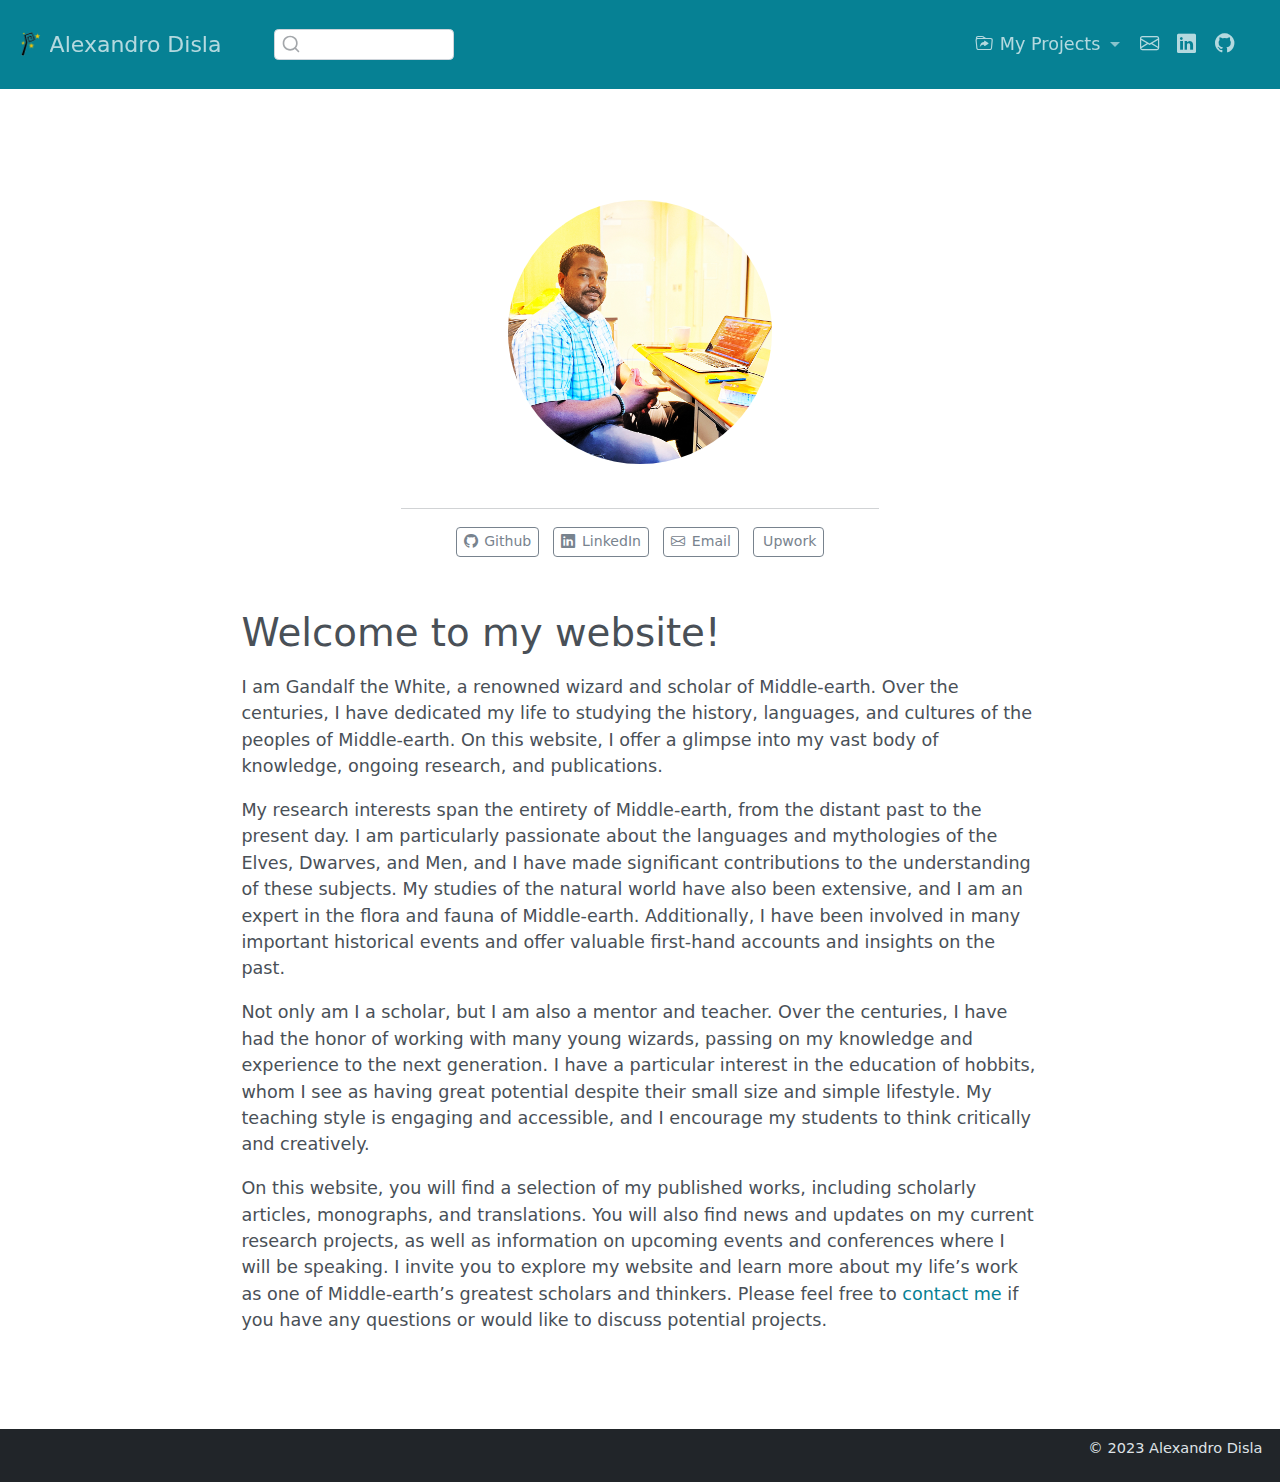
<file: docs/index.html>
<!DOCTYPE html>
<html xmlns="http://www.w3.org/1999/xhtml" lang="en" xml:lang="en"><head>

<meta charset="utf-8">
<meta name="generator" content="quarto-1.3.433">

<meta name="viewport" content="width=device-width, initial-scale=1.0, user-scalable=yes">


<title>Alexandro Disla</title>
<style>
code{white-space: pre-wrap;}
span.smallcaps{font-variant: small-caps;}
div.columns{display: flex; gap: min(4vw, 1.5em);}
div.column{flex: auto; overflow-x: auto;}
div.hanging-indent{margin-left: 1.5em; text-indent: -1.5em;}
ul.task-list{list-style: none;}
ul.task-list li input[type="checkbox"] {
  width: 0.8em;
  margin: 0 0.8em 0.2em -1em; /* quarto-specific, see https://github.com/quarto-dev/quarto-cli/issues/4556 */ 
  vertical-align: middle;
}
</style>


<script src="site_libs/quarto-nav/quarto-nav.js"></script>
<script src="site_libs/clipboard/clipboard.min.js"></script>
<script src="site_libs/quarto-search/autocomplete.umd.js"></script>
<script src="site_libs/quarto-search/fuse.min.js"></script>
<script src="site_libs/quarto-search/quarto-search.js"></script>
<meta name="quarto:offset" content="./">
<link href="./img/favicon.png" rel="icon" type="image/png">
<script src="site_libs/quarto-html/quarto.js"></script>
<script src="site_libs/quarto-html/popper.min.js"></script>
<script src="site_libs/quarto-html/tippy.umd.min.js"></script>
<link href="site_libs/quarto-html/tippy.css" rel="stylesheet">
<link href="site_libs/quarto-html/quarto-syntax-highlighting-dark.css" rel="stylesheet" id="quarto-text-highlighting-styles">
<script src="site_libs/bootstrap/bootstrap.min.js"></script>
<link href="site_libs/bootstrap/bootstrap-icons.css" rel="stylesheet">
<link href="site_libs/bootstrap/bootstrap.min.css" rel="stylesheet" id="quarto-bootstrap" data-mode="dark">
<script id="quarto-search-options" type="application/json">{
  "location": "navbar",
  "copy-button": false,
  "collapse-after": 3,
  "panel-placement": "end",
  "type": "textbox",
  "limit": 20,
  "language": {
    "search-no-results-text": "No results",
    "search-matching-documents-text": "matching documents",
    "search-copy-link-title": "Copy link to search",
    "search-hide-matches-text": "Hide additional matches",
    "search-more-match-text": "more match in this document",
    "search-more-matches-text": "more matches in this document",
    "search-clear-button-title": "Clear",
    "search-detached-cancel-button-title": "Cancel",
    "search-submit-button-title": "Submit",
    "search-label": "Search"
  }
}</script>


</head>

<body class="nav-fixed fullcontent">

<div id="quarto-search-results"></div>
  <header id="quarto-header" class="headroom fixed-top">
    <nav class="navbar navbar-expand-lg navbar-dark ">
      <div class="navbar-container container-fluid">
      <div class="navbar-brand-container">
    <a href="./index.html" class="navbar-brand navbar-brand-logo">
    <img src="./img/logo.png" alt="" class="navbar-logo">
    </a>
    <a class="navbar-brand" href="./index.html">
    <span class="navbar-title">Alexandro Disla</span>
    </a>
  </div>
            <div id="quarto-search" class="" title="Search"></div>
          <button class="navbar-toggler" type="button" data-bs-toggle="collapse" data-bs-target="#navbarCollapse" aria-controls="navbarCollapse" aria-expanded="false" aria-label="Toggle navigation" onclick="if (window.quartoToggleHeadroom) { window.quartoToggleHeadroom(); }">
  <span class="navbar-toggler-icon"></span>
</button>
          <div class="collapse navbar-collapse" id="navbarCollapse">
            <ul class="navbar-nav navbar-nav-scroll ms-auto">
  <li class="nav-item dropdown ">
    <a class="nav-link dropdown-toggle" href="#" id="nav-menu-my-projects" role="button" data-bs-toggle="dropdown" aria-expanded="false" rel="" target="">
      <i class="bi bi-folder-symlink" role="img">
</i> 
 <span class="menu-text">My Projects</span>
    </a>
    <ul class="dropdown-menu dropdown-menu-end" aria-labelledby="nav-menu-my-projects">    
        <li>
    <a class="dropdown-item" href="./projects/index.html" rel="" target="">
 <span class="dropdown-text">Projects</span></a>
  </li>  
        <li>
    <a class="dropdown-item" href="./photography/index.html" rel="" target="">
 <span class="dropdown-text">Photography</span></a>
  </li>  
        <li>
    <a class="dropdown-item" href="./cv/index.html" rel="" target="">
 <span class="dropdown-text">CV</span></a>
  </li>  
    </ul>
  </li>
  <li class="nav-item compact">
    <a class="nav-link" href="mailto:alexandrodisla@hotmail.com" rel="" target=""><i class="bi bi-envelope" role="img" aria-label="email">
</i> 
 <span class="menu-text"></span></a>
  </li>  
  <li class="nav-item compact">
    <a class="nav-link" href="https://www.linkedin.com/in/alexandro-disla-98160994/" rel="" target=""><i class="bi bi-linkedin" role="img" aria-label="Linkedin">
</i> 
 <span class="menu-text"></span></a>
  </li>  
  <li class="nav-item compact">
    <a class="nav-link" href="https://github.com/AD0791" rel="" target=""><i class="bi bi-github" role="img" aria-label="Github">
</i> 
 <span class="menu-text"></span></a>
  </li>  
  <li class="nav-item compact">
    <a class="nav-link" href="https://www.upwork.com/freelancers/~014d169b1fa2529359?viewMode=1" rel="" target=""><i class="bi bi-person-vcard" role="img" aria-label="Upwork">
</i> 
 <span class="menu-text"></span></a>
  </li>  
</ul>
            <div class="quarto-navbar-tools">
</div>
          </div> <!-- /navcollapse -->
      </div> <!-- /container-fluid -->
    </nav>
</header>
<!-- content -->
<div id="quarto-content" class="quarto-container page-columns page-rows-contents page-layout-article page-navbar">
<!-- sidebar -->
<!-- margin-sidebar -->
    
<!-- main -->
<main class="content" id="quarto-document-content">



<div class="quarto-about-jolla">
  <img src="img/ad0791_profile.jpeg" class="about-image
  round " style="height: 15em; width: 15em;">
 <div id="about-block">
</div> 
  <hr class="about-sep">
   <div class="about-links">
  <a href="https://github.com/AD0791" class="about-link" rel="" target="">
    <i class="bi bi-github"></i>
     <span class="about-link-text">Github</span>
  </a>
  <a href="https://www.linkedin.com/in/alexandro-disla-98160994/" class="about-link" rel="" target="">
    <i class="bi bi-linkedin"></i>
     <span class="about-link-text">LinkedIn</span>
  </a>
  <a href="mailto:alexandrodisla@hotmail.com" class="about-link" rel="" target="">
    <i class="bi bi-envelope"></i>
     <span class="about-link-text">Email</span>
  </a>
  <a href="https://www.upwork.com/freelancers/~014d169b1fa2529359?viewMode=1" class="about-link" rel="" target="">
    <i class="bi bi-person-vcard"></i>
     <span class="about-link-text">Upwork</span>
  </a>
</div>
</div>

<section id="welcome-to-my-website" class="level1">
<h1>Welcome to my website!</h1>
<p>I am Gandalf the White, a renowned wizard and scholar of Middle-earth. Over the centuries, I have dedicated my life to studying the history, languages, and cultures of the peoples of Middle-earth. On this website, I offer a glimpse into my vast body of knowledge, ongoing research, and publications.</p>
<p>My research interests span the entirety of Middle-earth, from the distant past to the present day. I am particularly passionate about the languages and mythologies of the Elves, Dwarves, and Men, and I have made significant contributions to the understanding of these subjects. My studies of the natural world have also been extensive, and I am an expert in the flora and fauna of Middle-earth. Additionally, I have been involved in many important historical events and offer valuable first-hand accounts and insights on the past.</p>
<p>Not only am I a scholar, but I am also a mentor and teacher. Over the centuries, I have had the honor of working with many young wizards, passing on my knowledge and experience to the next generation. I have a particular interest in the education of hobbits, whom I see as having great potential despite their small size and simple lifestyle. My teaching style is engaging and accessible, and I encourage my students to think critically and creatively.</p>
<p>On this website, you will find a selection of my published works, including scholarly articles, monographs, and translations. You will also find news and updates on my current research projects, as well as information on upcoming events and conferences where I will be speaking. I invite you to explore my website and learn more about my life’s work as one of Middle-earth’s greatest scholars and thinkers. Please feel free to <a href="mailto:alexandrodisla@hotmail.com">contact me</a> if you have any questions or would like to discuss potential projects.</p>



</section>

</main> <!-- /main -->
<script id="quarto-html-after-body" type="application/javascript">
window.document.addEventListener("DOMContentLoaded", function (event) {
  const toggleBodyColorMode = (bsSheetEl) => {
    const mode = bsSheetEl.getAttribute("data-mode");
    const bodyEl = window.document.querySelector("body");
    if (mode === "dark") {
      bodyEl.classList.add("quarto-dark");
      bodyEl.classList.remove("quarto-light");
    } else {
      bodyEl.classList.add("quarto-light");
      bodyEl.classList.remove("quarto-dark");
    }
  }
  const toggleBodyColorPrimary = () => {
    const bsSheetEl = window.document.querySelector("link#quarto-bootstrap");
    if (bsSheetEl) {
      toggleBodyColorMode(bsSheetEl);
    }
  }
  toggleBodyColorPrimary();  
  const isCodeAnnotation = (el) => {
    for (const clz of el.classList) {
      if (clz.startsWith('code-annotation-')) {                     
        return true;
      }
    }
    return false;
  }
  const clipboard = new window.ClipboardJS('.code-copy-button', {
    text: function(trigger) {
      const codeEl = trigger.previousElementSibling.cloneNode(true);
      for (const childEl of codeEl.children) {
        if (isCodeAnnotation(childEl)) {
          childEl.remove();
        }
      }
      return codeEl.innerText;
    }
  });
  clipboard.on('success', function(e) {
    // button target
    const button = e.trigger;
    // don't keep focus
    button.blur();
    // flash "checked"
    button.classList.add('code-copy-button-checked');
    var currentTitle = button.getAttribute("title");
    button.setAttribute("title", "Copied!");
    let tooltip;
    if (window.bootstrap) {
      button.setAttribute("data-bs-toggle", "tooltip");
      button.setAttribute("data-bs-placement", "left");
      button.setAttribute("data-bs-title", "Copied!");
      tooltip = new bootstrap.Tooltip(button, 
        { trigger: "manual", 
          customClass: "code-copy-button-tooltip",
          offset: [0, -8]});
      tooltip.show();    
    }
    setTimeout(function() {
      if (tooltip) {
        tooltip.hide();
        button.removeAttribute("data-bs-title");
        button.removeAttribute("data-bs-toggle");
        button.removeAttribute("data-bs-placement");
      }
      button.setAttribute("title", currentTitle);
      button.classList.remove('code-copy-button-checked');
    }, 1000);
    // clear code selection
    e.clearSelection();
  });
  function tippyHover(el, contentFn) {
    const config = {
      allowHTML: true,
      content: contentFn,
      maxWidth: 500,
      delay: 100,
      arrow: false,
      appendTo: function(el) {
          return el.parentElement;
      },
      interactive: true,
      interactiveBorder: 10,
      theme: 'quarto',
      placement: 'bottom-start'
    };
    window.tippy(el, config); 
  }
  const noterefs = window.document.querySelectorAll('a[role="doc-noteref"]');
  for (var i=0; i<noterefs.length; i++) {
    const ref = noterefs[i];
    tippyHover(ref, function() {
      // use id or data attribute instead here
      let href = ref.getAttribute('data-footnote-href') || ref.getAttribute('href');
      try { href = new URL(href).hash; } catch {}
      const id = href.replace(/^#\/?/, "");
      const note = window.document.getElementById(id);
      return note.innerHTML;
    });
  }
      let selectedAnnoteEl;
      const selectorForAnnotation = ( cell, annotation) => {
        let cellAttr = 'data-code-cell="' + cell + '"';
        let lineAttr = 'data-code-annotation="' +  annotation + '"';
        const selector = 'span[' + cellAttr + '][' + lineAttr + ']';
        return selector;
      }
      const selectCodeLines = (annoteEl) => {
        const doc = window.document;
        const targetCell = annoteEl.getAttribute("data-target-cell");
        const targetAnnotation = annoteEl.getAttribute("data-target-annotation");
        const annoteSpan = window.document.querySelector(selectorForAnnotation(targetCell, targetAnnotation));
        const lines = annoteSpan.getAttribute("data-code-lines").split(",");
        const lineIds = lines.map((line) => {
          return targetCell + "-" + line;
        })
        let top = null;
        let height = null;
        let parent = null;
        if (lineIds.length > 0) {
            //compute the position of the single el (top and bottom and make a div)
            const el = window.document.getElementById(lineIds[0]);
            top = el.offsetTop;
            height = el.offsetHeight;
            parent = el.parentElement.parentElement;
          if (lineIds.length > 1) {
            const lastEl = window.document.getElementById(lineIds[lineIds.length - 1]);
            const bottom = lastEl.offsetTop + lastEl.offsetHeight;
            height = bottom - top;
          }
          if (top !== null && height !== null && parent !== null) {
            // cook up a div (if necessary) and position it 
            let div = window.document.getElementById("code-annotation-line-highlight");
            if (div === null) {
              div = window.document.createElement("div");
              div.setAttribute("id", "code-annotation-line-highlight");
              div.style.position = 'absolute';
              parent.appendChild(div);
            }
            div.style.top = top - 2 + "px";
            div.style.height = height + 4 + "px";
            let gutterDiv = window.document.getElementById("code-annotation-line-highlight-gutter");
            if (gutterDiv === null) {
              gutterDiv = window.document.createElement("div");
              gutterDiv.setAttribute("id", "code-annotation-line-highlight-gutter");
              gutterDiv.style.position = 'absolute';
              const codeCell = window.document.getElementById(targetCell);
              const gutter = codeCell.querySelector('.code-annotation-gutter');
              gutter.appendChild(gutterDiv);
            }
            gutterDiv.style.top = top - 2 + "px";
            gutterDiv.style.height = height + 4 + "px";
          }
          selectedAnnoteEl = annoteEl;
        }
      };
      const unselectCodeLines = () => {
        const elementsIds = ["code-annotation-line-highlight", "code-annotation-line-highlight-gutter"];
        elementsIds.forEach((elId) => {
          const div = window.document.getElementById(elId);
          if (div) {
            div.remove();
          }
        });
        selectedAnnoteEl = undefined;
      };
      // Attach click handler to the DT
      const annoteDls = window.document.querySelectorAll('dt[data-target-cell]');
      for (const annoteDlNode of annoteDls) {
        annoteDlNode.addEventListener('click', (event) => {
          const clickedEl = event.target;
          if (clickedEl !== selectedAnnoteEl) {
            unselectCodeLines();
            const activeEl = window.document.querySelector('dt[data-target-cell].code-annotation-active');
            if (activeEl) {
              activeEl.classList.remove('code-annotation-active');
            }
            selectCodeLines(clickedEl);
            clickedEl.classList.add('code-annotation-active');
          } else {
            // Unselect the line
            unselectCodeLines();
            clickedEl.classList.remove('code-annotation-active');
          }
        });
      }
  const findCites = (el) => {
    const parentEl = el.parentElement;
    if (parentEl) {
      const cites = parentEl.dataset.cites;
      if (cites) {
        return {
          el,
          cites: cites.split(' ')
        };
      } else {
        return findCites(el.parentElement)
      }
    } else {
      return undefined;
    }
  };
  var bibliorefs = window.document.querySelectorAll('a[role="doc-biblioref"]');
  for (var i=0; i<bibliorefs.length; i++) {
    const ref = bibliorefs[i];
    const citeInfo = findCites(ref);
    if (citeInfo) {
      tippyHover(citeInfo.el, function() {
        var popup = window.document.createElement('div');
        citeInfo.cites.forEach(function(cite) {
          var citeDiv = window.document.createElement('div');
          citeDiv.classList.add('hanging-indent');
          citeDiv.classList.add('csl-entry');
          var biblioDiv = window.document.getElementById('ref-' + cite);
          if (biblioDiv) {
            citeDiv.innerHTML = biblioDiv.innerHTML;
          }
          popup.appendChild(citeDiv);
        });
        return popup.innerHTML;
      });
    }
  }
});
</script>
</div> <!-- /content -->
<footer class="footer">
  <div class="nav-footer">
    <div class="nav-footer-left">
      &nbsp;
    </div>   
    <div class="nav-footer-center">
      &nbsp;
    </div>
    <div class="nav-footer-right"><span class="faux-block">© 2023 Alexandro Disla</span></div>
  </div>
</footer>



</body></html>
</file>
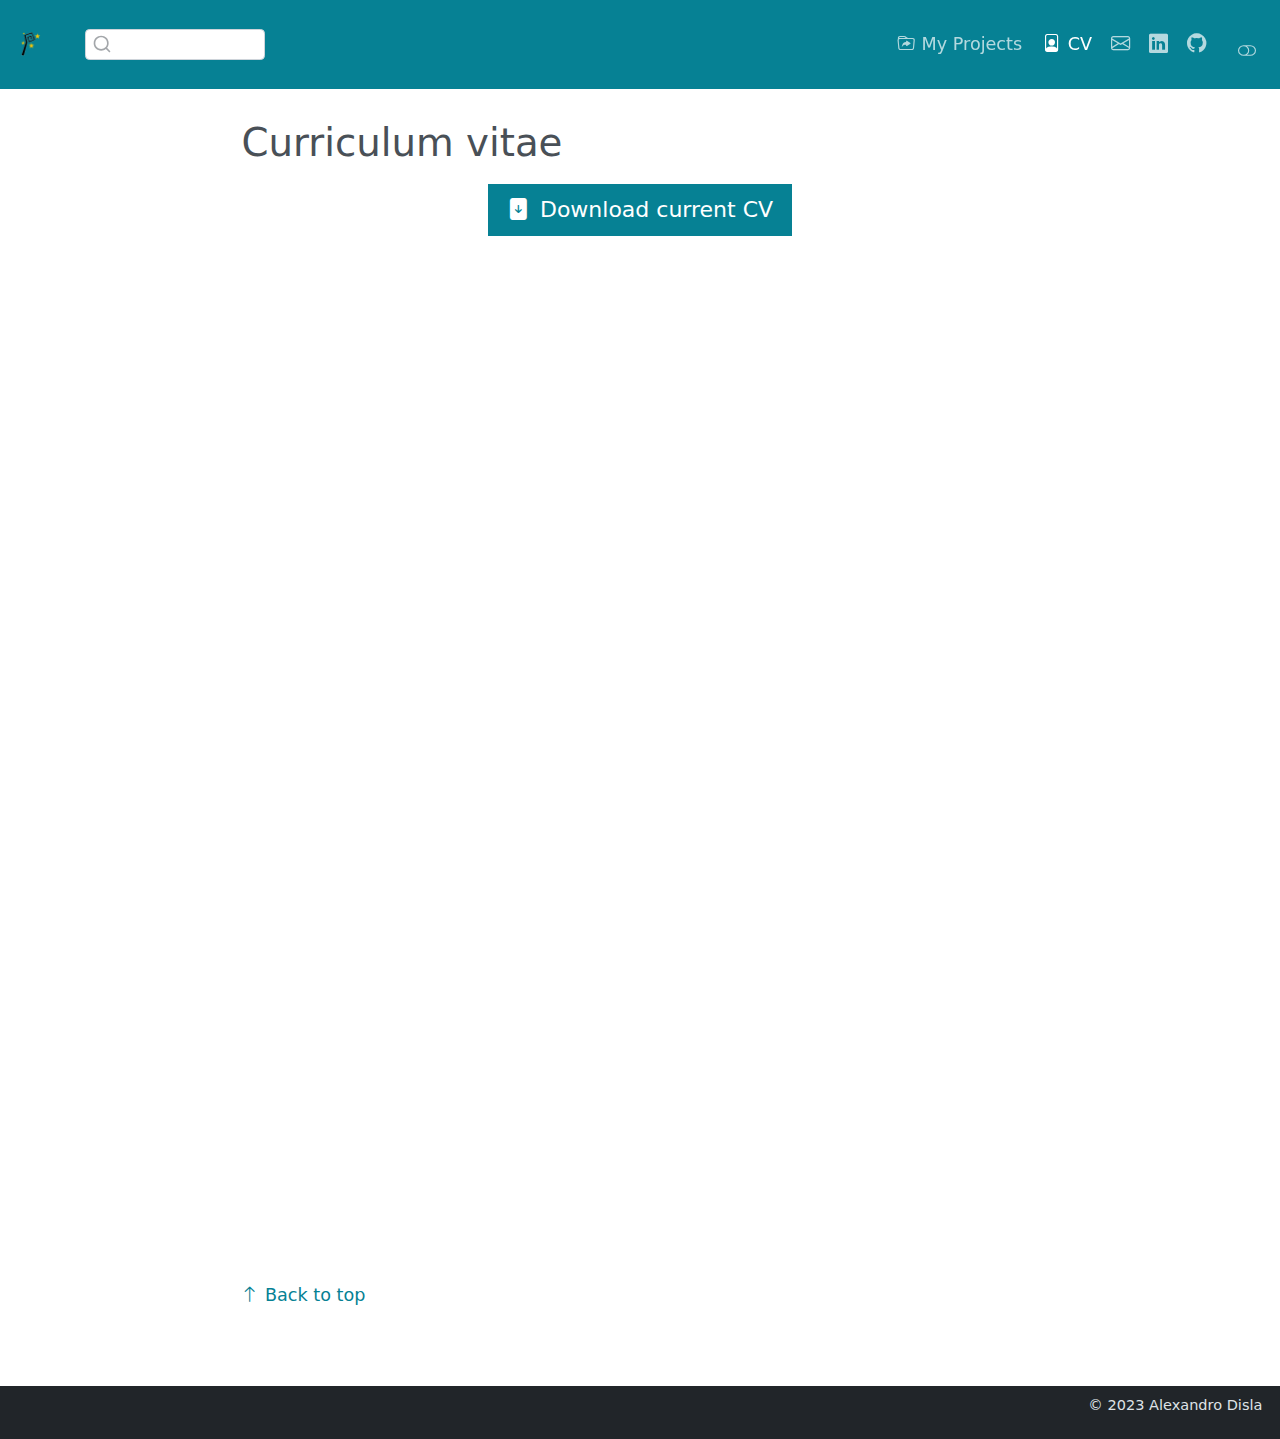
<file: docs/cv/index.html>
<!DOCTYPE html>
<html xmlns="http://www.w3.org/1999/xhtml" lang="en" xml:lang="en"><head>
<meta http-equiv="Content-Type" content="text/html; charset=UTF-8">
<meta charset="utf-8">
<meta name="generator" content="quarto-1.3.433">
<meta name="viewport" content="width=device-width, initial-scale=1.0, user-scalable=yes">
<title>Alexandro Disla - Curriculum vitae</title>
<style>
code{white-space: pre-wrap;}
span.smallcaps{font-variant: small-caps;}
div.columns{display: flex; gap: min(4vw, 1.5em);}
div.column{flex: auto; overflow-x: auto;}
div.hanging-indent{margin-left: 1.5em; text-indent: -1.5em;}
ul.task-list{list-style: none;}
ul.task-list li input[type="checkbox"] {
  width: 0.8em;
  margin: 0 0.8em 0.2em -1em; /* quarto-specific, see https://github.com/quarto-dev/quarto-cli/issues/4556 */ 
  vertical-align: middle;
}
</style>

<script src="../site_libs/quarto-nav/quarto-nav.js"></script>
<script src="../site_libs/quarto-nav/headroom.min.js"></script>
<script src="../site_libs/clipboard/clipboard.min.js"></script>
<script src="../site_libs/quarto-search/autocomplete.umd.js"></script>
<script src="../site_libs/quarto-search/fuse.min.js"></script>
<script src="../site_libs/quarto-search/quarto-search.js"></script>
<meta name="quarto:offset" content="../">
<link href="../img/favicon.png" rel="icon" type="image/png">
<script src="../site_libs/quarto-html/quarto.js"></script>
<script src="../site_libs/quarto-html/popper.min.js"></script>
<script src="../site_libs/quarto-html/tippy.umd.min.js"></script>
<script src="../site_libs/quarto-html/anchor.min.js"></script>
<link href="../site_libs/quarto-html/tippy.css" rel="stylesheet">
<link href="../site_libs/quarto-html/quarto-syntax-highlighting.css" rel="stylesheet" class="quarto-color-scheme" id="quarto-text-highlighting-styles">
<link href="../site_libs/quarto-html/quarto-syntax-highlighting-dark.css" rel="prefetch" class="quarto-color-scheme quarto-color-alternate" id="quarto-text-highlighting-styles">
<script src="../site_libs/bootstrap/bootstrap.min.js"></script>
<link href="../site_libs/bootstrap/bootstrap-icons.css" rel="stylesheet">
<link href="../site_libs/bootstrap/bootstrap.min.css" rel="stylesheet" class="quarto-color-scheme" id="quarto-bootstrap" data-mode="light">
<link href="../site_libs/bootstrap/bootstrap-dark.min.css" rel="prefetch" class="quarto-color-scheme quarto-color-alternate" id="quarto-bootstrap" data-mode="dark"><script id="quarto-search-options" type="application/json">{
  "location": "navbar",
  "copy-button": true,
  "collapse-after": 3,
  "panel-placement": "end",
  "type": "textbox",
  "limit": 20,
  "language": {
    "search-no-results-text": "No results",
    "search-matching-documents-text": "matching documents",
    "search-copy-link-title": "Copy link to search",
    "search-hide-matches-text": "Hide additional matches",
    "search-more-match-text": "more match in this document",
    "search-more-matches-text": "more matches in this document",
    "search-clear-button-title": "Clear",
    "search-detached-cancel-button-title": "Cancel",
    "search-submit-button-title": "Submit",
    "search-label": "Search"
  }
}</script>
</head>
<body class="nav-fixed fullcontent">

<div id="quarto-search-results"></div>
  <header id="quarto-header" class="headroom fixed-top"><nav class="navbar navbar-expand-lg navbar-dark "><div class="navbar-container container-fluid">
      <div class="navbar-brand-container">
    <a href="../index.html" class="navbar-brand navbar-brand-logo">
    <img src="../img/logo.png" alt="" class="navbar-logo"></a>
  </div>
            <div id="quarto-search" class="" title="Search"></div>
          <button class="navbar-toggler" type="button" data-bs-toggle="collapse" data-bs-target="#navbarCollapse" aria-controls="navbarCollapse" aria-expanded="false" aria-label="Toggle navigation" onclick="if (window.quartoToggleHeadroom) { window.quartoToggleHeadroom(); }">
  <span class="navbar-toggler-icon"></span>
</button>
          <div class="collapse navbar-collapse" id="navbarCollapse">
            <ul class="navbar-nav navbar-nav-scroll ms-auto">
<li class="nav-item">
    <a class="nav-link" href="../blog/index.html" rel="" target=""><i class="bi bi-folder-symlink" role="img">
</i> 
 <span class="menu-text">My Projects</span></a>
  </li>  
  <li class="nav-item">
    <a class="nav-link active" href="../cv/index.html" rel="" target="" aria-current="page"><i class="bi bi-file-person" role="img">
</i> 
 <span class="menu-text">CV</span></a>
  </li>  
  <li class="nav-item compact">
    <a class="nav-link" href="mailto:alexandrodisla@hotmail.com" rel="" target=""><i class="bi bi-envelope" role="img" aria-label="email">
</i> 
 <span class="menu-text"></span></a>
  </li>  
  <li class="nav-item compact">
    <a class="nav-link" href="https://www.linkedin.com/in/alexandro-disla-98160994/" rel="" target=""><i class="bi bi-linkedin" role="img" aria-label="Linkedin">
</i> 
 <span class="menu-text"></span></a>
  </li>  
  <li class="nav-item compact">
    <a class="nav-link" href="https://github.com/AD0791" rel="" target=""><i class="bi bi-github" role="img" aria-label="Github">
</i> 
 <span class="menu-text"></span></a>
  </li>  
  <li class="nav-item compact">
    <a class="nav-link" href="https://www.upwork.com/freelancers/~014d169b1fa2529359?viewMode=1" rel="" target=""><i class="bi bi-person-vcard" role="img" aria-label="Upwork">
</i> 
 <span class="menu-text"></span></a>
  </li>  
</ul>
<div class="quarto-navbar-tools">
  <a href="" class="quarto-color-scheme-toggle quarto-navigation-tool  px-1" onclick="window.quartoToggleColorScheme(); return false;" title="Toggle dark mode"><i class="bi"></i></a>
</div>
          </div> <!-- /navcollapse -->
      </div> <!-- /container-fluid -->
    </nav></header><!-- content --><div id="quarto-content" class="quarto-container page-columns page-rows-contents page-layout-article page-navbar">
<!-- sidebar -->
<!-- margin-sidebar -->
    
<!-- main -->
<main class="content" id="quarto-document-content"><header id="title-block-header" class="quarto-title-block default"><div class="quarto-title">
<h1 class="title">Curriculum vitae</h1>
</div>



<div class="quarto-title-meta">

    
  
    
  </div>
  

</header><div class="cell">
<style type="text/css">
.embed-container {
    position: relative;
    padding-bottom: 129%;
    height: 0;
    overflow: hidden;
    max-width: 100%;
}
.embed-container iframe,
.embed-container object,
.embed-container embed {
    position: absolute;
    top: 0;
    left: 0;
    width: 100%;
    height: 100%;
}
</style>
</div>
<p class="text-center">
  <a class="btn btn-primary btn-lg cv-download" href="alexandrodisla_resume.pdf" target="_blank">
    <i class="bi bi-file-arrow-down-fill"></i> Download current CV
  </a>
</p>
<div class="embed-container">
  <iframe src="alexandrodisla_resume.pdf" style="border: 0.5px"></iframe>
</div>



<a onclick="window.scrollTo(0, 0); return false;" role="button" id="quarto-back-to-top"><i class="bi bi-arrow-up"></i> Back to top</a></main><!-- /main --><script id="quarto-html-after-body" type="application/javascript">
window.document.addEventListener("DOMContentLoaded", function (event) {
  const toggleBodyColorMode = (bsSheetEl) => {
    const mode = bsSheetEl.getAttribute("data-mode");
    const bodyEl = window.document.querySelector("body");
    if (mode === "dark") {
      bodyEl.classList.add("quarto-dark");
      bodyEl.classList.remove("quarto-light");
    } else {
      bodyEl.classList.add("quarto-light");
      bodyEl.classList.remove("quarto-dark");
    }
  }
  const toggleBodyColorPrimary = () => {
    const bsSheetEl = window.document.querySelector("link#quarto-bootstrap");
    if (bsSheetEl) {
      toggleBodyColorMode(bsSheetEl);
    }
  }
  toggleBodyColorPrimary();  
  const disableStylesheet = (stylesheets) => {
    for (let i=0; i < stylesheets.length; i++) {
      const stylesheet = stylesheets[i];
      stylesheet.rel = 'prefetch';
    }
  }
  const enableStylesheet = (stylesheets) => {
    for (let i=0; i < stylesheets.length; i++) {
      const stylesheet = stylesheets[i];
      stylesheet.rel = 'stylesheet';
    }
  }
  const manageTransitions = (selector, allowTransitions) => {
    const els = window.document.querySelectorAll(selector);
    for (let i=0; i < els.length; i++) {
      const el = els[i];
      if (allowTransitions) {
        el.classList.remove('notransition');
      } else {
        el.classList.add('notransition');
      }
    }
  }
  const toggleColorMode = (alternate) => {
    // Switch the stylesheets
    const alternateStylesheets = window.document.querySelectorAll('link.quarto-color-scheme.quarto-color-alternate');
    manageTransitions('#quarto-margin-sidebar .nav-link', false);
    if (alternate) {
      enableStylesheet(alternateStylesheets);
      for (const sheetNode of alternateStylesheets) {
        if (sheetNode.id === "quarto-bootstrap") {
          toggleBodyColorMode(sheetNode);
        }
      }
    } else {
      disableStylesheet(alternateStylesheets);
      toggleBodyColorPrimary();
    }
    manageTransitions('#quarto-margin-sidebar .nav-link', true);
    // Switch the toggles
    const toggles = window.document.querySelectorAll('.quarto-color-scheme-toggle');
    for (let i=0; i < toggles.length; i++) {
      const toggle = toggles[i];
      if (toggle) {
        if (alternate) {
          toggle.classList.add("alternate");     
        } else {
          toggle.classList.remove("alternate");
        }
      }
    }
    // Hack to workaround the fact that safari doesn't
    // properly recolor the scrollbar when toggling (#1455)
    if (navigator.userAgent.indexOf('Safari') > 0 && navigator.userAgent.indexOf('Chrome') == -1) {
      manageTransitions("body", false);
      window.scrollTo(0, 1);
      setTimeout(() => {
        window.scrollTo(0, 0);
        manageTransitions("body", true);
      }, 40);  
    }
  }
  const isFileUrl = () => { 
    return window.location.protocol === 'file:';
  }
  const hasAlternateSentinel = () => {  
    let styleSentinel = getColorSchemeSentinel();
    if (styleSentinel !== null) {
      return styleSentinel === "alternate";
    } else {
      return false;
    }
  }
  const setStyleSentinel = (alternate) => {
    const value = alternate ? "alternate" : "default";
    if (!isFileUrl()) {
      window.localStorage.setItem("quarto-color-scheme", value);
    } else {
      localAlternateSentinel = value;
    }
  }
  const getColorSchemeSentinel = () => {
    if (!isFileUrl()) {
      const storageValue = window.localStorage.getItem("quarto-color-scheme");
      return storageValue != null ? storageValue : localAlternateSentinel;
    } else {
      return localAlternateSentinel;
    }
  }
  let localAlternateSentinel = 'default';
  // Dark / light mode switch
  window.quartoToggleColorScheme = () => {
    // Read the current dark / light value 
    let toAlternate = !hasAlternateSentinel();
    toggleColorMode(toAlternate);
    setStyleSentinel(toAlternate);
  };
  // Ensure there is a toggle, if there isn't float one in the top right
  if (window.document.querySelector('.quarto-color-scheme-toggle') === null) {
    const a = window.document.createElement('a');
    a.classList.add('top-right');
    a.classList.add('quarto-color-scheme-toggle');
    a.href = "";
    a.onclick = function() { try { window.quartoToggleColorScheme(); } catch {} return false; };
    const i = window.document.createElement("i");
    i.classList.add('bi');
    a.appendChild(i);
    window.document.body.appendChild(a);
  }
  // Switch to dark mode if need be
  if (hasAlternateSentinel()) {
    toggleColorMode(true);
  } else {
    toggleColorMode(false);
  }
  const icon = "";
  const anchorJS = new window.AnchorJS();
  anchorJS.options = {
    placement: 'right',
    icon: icon
  };
  anchorJS.add('.anchored');
  const isCodeAnnotation = (el) => {
    for (const clz of el.classList) {
      if (clz.startsWith('code-annotation-')) {                     
        return true;
      }
    }
    return false;
  }
  const clipboard = new window.ClipboardJS('.code-copy-button', {
    text: function(trigger) {
      const codeEl = trigger.previousElementSibling.cloneNode(true);
      for (const childEl of codeEl.children) {
        if (isCodeAnnotation(childEl)) {
          childEl.remove();
        }
      }
      return codeEl.innerText;
    }
  });
  clipboard.on('success', function(e) {
    // button target
    const button = e.trigger;
    // don't keep focus
    button.blur();
    // flash "checked"
    button.classList.add('code-copy-button-checked');
    var currentTitle = button.getAttribute("title");
    button.setAttribute("title", "Copied!");
    let tooltip;
    if (window.bootstrap) {
      button.setAttribute("data-bs-toggle", "tooltip");
      button.setAttribute("data-bs-placement", "left");
      button.setAttribute("data-bs-title", "Copied!");
      tooltip = new bootstrap.Tooltip(button, 
        { trigger: "manual", 
          customClass: "code-copy-button-tooltip",
          offset: [0, -8]});
      tooltip.show();    
    }
    setTimeout(function() {
      if (tooltip) {
        tooltip.hide();
        button.removeAttribute("data-bs-title");
        button.removeAttribute("data-bs-toggle");
        button.removeAttribute("data-bs-placement");
      }
      button.setAttribute("title", currentTitle);
      button.classList.remove('code-copy-button-checked');
    }, 1000);
    // clear code selection
    e.clearSelection();
  });
  function tippyHover(el, contentFn) {
    const config = {
      allowHTML: true,
      content: contentFn,
      maxWidth: 500,
      delay: 100,
      arrow: false,
      appendTo: function(el) {
          return el.parentElement;
      },
      interactive: true,
      interactiveBorder: 10,
      theme: 'quarto',
      placement: 'bottom-start'
    };
    window.tippy(el, config); 
  }
  const noterefs = window.document.querySelectorAll('a[role="doc-noteref"]');
  for (var i=0; i<noterefs.length; i++) {
    const ref = noterefs[i];
    tippyHover(ref, function() {
      // use id or data attribute instead here
      let href = ref.getAttribute('data-footnote-href') || ref.getAttribute('href');
      try { href = new URL(href).hash; } catch {}
      const id = href.replace(/^#\/?/, "");
      const note = window.document.getElementById(id);
      return note.innerHTML;
    });
  }
      let selectedAnnoteEl;
      const selectorForAnnotation = ( cell, annotation) => {
        let cellAttr = 'data-code-cell="' + cell + '"';
        let lineAttr = 'data-code-annotation="' +  annotation + '"';
        const selector = 'span[' + cellAttr + '][' + lineAttr + ']';
        return selector;
      }
      const selectCodeLines = (annoteEl) => {
        const doc = window.document;
        const targetCell = annoteEl.getAttribute("data-target-cell");
        const targetAnnotation = annoteEl.getAttribute("data-target-annotation");
        const annoteSpan = window.document.querySelector(selectorForAnnotation(targetCell, targetAnnotation));
        const lines = annoteSpan.getAttribute("data-code-lines").split(",");
        const lineIds = lines.map((line) => {
          return targetCell + "-" + line;
        })
        let top = null;
        let height = null;
        let parent = null;
        if (lineIds.length > 0) {
            //compute the position of the single el (top and bottom and make a div)
            const el = window.document.getElementById(lineIds[0]);
            top = el.offsetTop;
            height = el.offsetHeight;
            parent = el.parentElement.parentElement;
          if (lineIds.length > 1) {
            const lastEl = window.document.getElementById(lineIds[lineIds.length - 1]);
            const bottom = lastEl.offsetTop + lastEl.offsetHeight;
            height = bottom - top;
          }
          if (top !== null && height !== null && parent !== null) {
            // cook up a div (if necessary) and position it 
            let div = window.document.getElementById("code-annotation-line-highlight");
            if (div === null) {
              div = window.document.createElement("div");
              div.setAttribute("id", "code-annotation-line-highlight");
              div.style.position = 'absolute';
              parent.appendChild(div);
            }
            div.style.top = top - 2 + "px";
            div.style.height = height + 4 + "px";
            let gutterDiv = window.document.getElementById("code-annotation-line-highlight-gutter");
            if (gutterDiv === null) {
              gutterDiv = window.document.createElement("div");
              gutterDiv.setAttribute("id", "code-annotation-line-highlight-gutter");
              gutterDiv.style.position = 'absolute';
              const codeCell = window.document.getElementById(targetCell);
              const gutter = codeCell.querySelector('.code-annotation-gutter');
              gutter.appendChild(gutterDiv);
            }
            gutterDiv.style.top = top - 2 + "px";
            gutterDiv.style.height = height + 4 + "px";
          }
          selectedAnnoteEl = annoteEl;
        }
      };
      const unselectCodeLines = () => {
        const elementsIds = ["code-annotation-line-highlight", "code-annotation-line-highlight-gutter"];
        elementsIds.forEach((elId) => {
          const div = window.document.getElementById(elId);
          if (div) {
            div.remove();
          }
        });
        selectedAnnoteEl = undefined;
      };
      // Attach click handler to the DT
      const annoteDls = window.document.querySelectorAll('dt[data-target-cell]');
      for (const annoteDlNode of annoteDls) {
        annoteDlNode.addEventListener('click', (event) => {
          const clickedEl = event.target;
          if (clickedEl !== selectedAnnoteEl) {
            unselectCodeLines();
            const activeEl = window.document.querySelector('dt[data-target-cell].code-annotation-active');
            if (activeEl) {
              activeEl.classList.remove('code-annotation-active');
            }
            selectCodeLines(clickedEl);
            clickedEl.classList.add('code-annotation-active');
          } else {
            // Unselect the line
            unselectCodeLines();
            clickedEl.classList.remove('code-annotation-active');
          }
        });
      }
  const findCites = (el) => {
    const parentEl = el.parentElement;
    if (parentEl) {
      const cites = parentEl.dataset.cites;
      if (cites) {
        return {
          el,
          cites: cites.split(' ')
        };
      } else {
        return findCites(el.parentElement)
      }
    } else {
      return undefined;
    }
  };
  var bibliorefs = window.document.querySelectorAll('a[role="doc-biblioref"]');
  for (var i=0; i<bibliorefs.length; i++) {
    const ref = bibliorefs[i];
    const citeInfo = findCites(ref);
    if (citeInfo) {
      tippyHover(citeInfo.el, function() {
        var popup = window.document.createElement('div');
        citeInfo.cites.forEach(function(cite) {
          var citeDiv = window.document.createElement('div');
          citeDiv.classList.add('hanging-indent');
          citeDiv.classList.add('csl-entry');
          var biblioDiv = window.document.getElementById('ref-' + cite);
          if (biblioDiv) {
            citeDiv.innerHTML = biblioDiv.innerHTML;
          }
          popup.appendChild(citeDiv);
        });
        return popup.innerHTML;
      });
    }
  }
});
</script>
</div> <!-- /content -->
<footer class="footer"><div class="nav-footer">
    <div class="nav-footer-left">
      &nbsp;
    </div>   
    <div class="nav-footer-center">
      &nbsp;
    </div>
    <div class="nav-footer-right"><span class="faux-block">© 2023 Alexandro Disla</span></div>
  </div>
</footer>


</body></html>
</file>
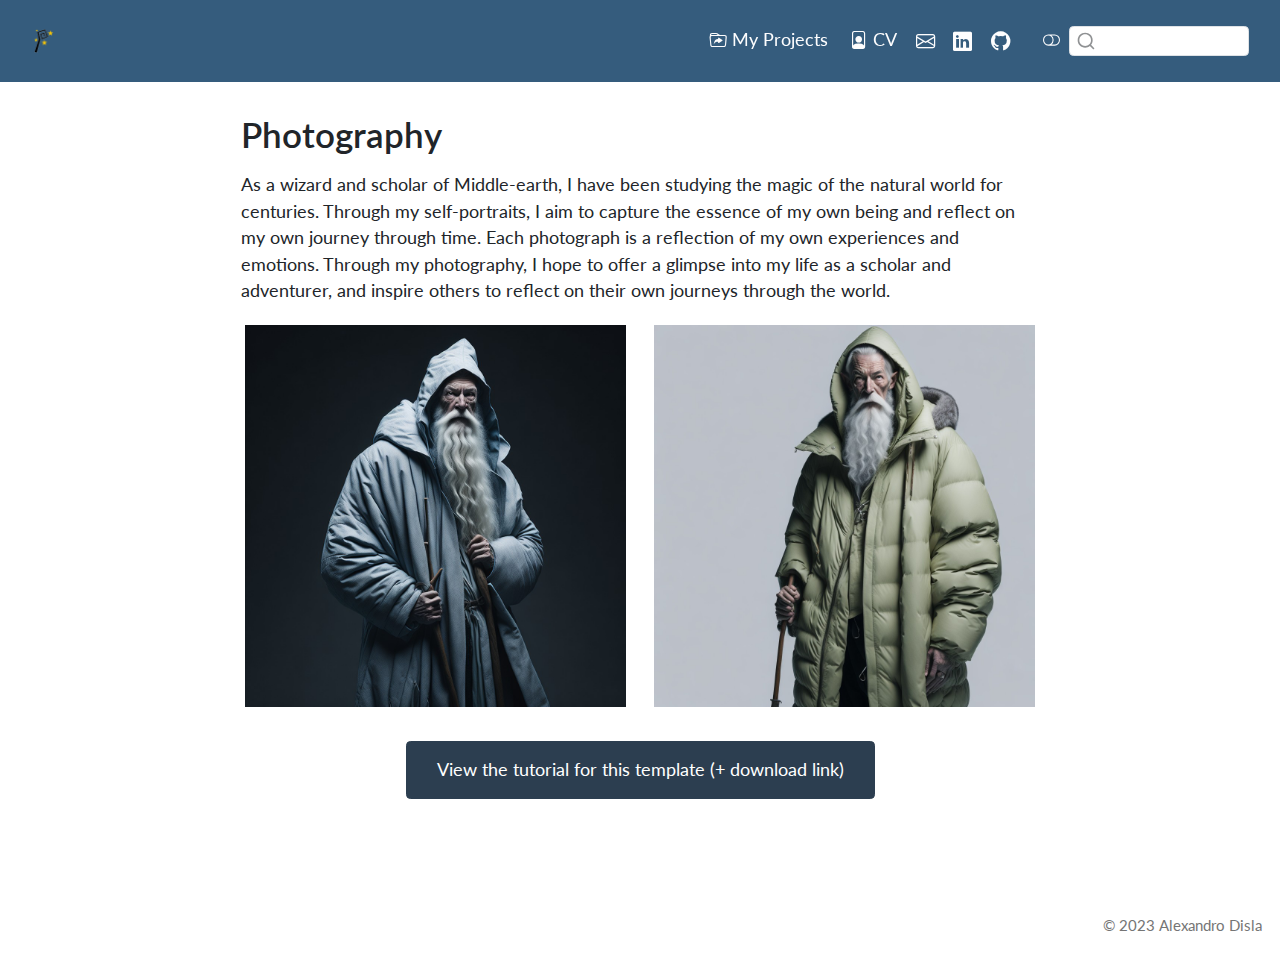
<file: docs/old_version/photography/index.html>
<!DOCTYPE html>
<html xmlns="http://www.w3.org/1999/xhtml" lang="en" xml:lang="en"><head>

<meta charset="utf-8">
<meta name="generator" content="quarto-1.8.8">

<meta name="viewport" content="width=device-width, initial-scale=1.0, user-scalable=yes">


<title>Photography – Alexandro Disla</title>
<style>
code{white-space: pre-wrap;}
span.smallcaps{font-variant: small-caps;}
div.columns{display: flex; gap: min(4vw, 1.5em);}
div.column{flex: auto; overflow-x: auto;}
div.hanging-indent{margin-left: 1.5em; text-indent: -1.5em;}
ul.task-list{list-style: none;}
ul.task-list li input[type="checkbox"] {
  width: 0.8em;
  margin: 0 0.8em 0.2em -1em; /* quarto-specific, see https://github.com/quarto-dev/quarto-cli/issues/4556 */ 
  vertical-align: middle;
}
</style>


<script src="../../site_libs/quarto-nav/quarto-nav.js"></script>
<script src="../../site_libs/quarto-nav/headroom.min.js"></script>
<script src="../../site_libs/clipboard/clipboard.min.js"></script>
<script src="../../site_libs/quarto-search/autocomplete.umd.js"></script>
<script src="../../site_libs/quarto-search/fuse.min.js"></script>
<script src="../../site_libs/quarto-search/quarto-search.js"></script>
<meta name="quarto:offset" content="../../">
<link href="../../img/favicon.png" rel="icon" type="image/png">
<script src="../../site_libs/quarto-html/quarto.js" type="module"></script>
<script src="../../site_libs/quarto-html/tabsets/tabsets.js" type="module"></script>
<script src="../../site_libs/quarto-html/axe/axe-check.js" type="module"></script>
<script src="../../site_libs/quarto-html/popper.min.js"></script>
<script src="../../site_libs/quarto-html/tippy.umd.min.js"></script>
<script src="../../site_libs/quarto-html/anchor.min.js"></script>
<link href="../../site_libs/quarto-html/tippy.css" rel="stylesheet">
<link href="../../site_libs/quarto-html/quarto-syntax-highlighting-dcd0575f1865a2945516338bf7f8d5eb.css" rel="stylesheet" class="quarto-color-scheme" id="quarto-text-highlighting-styles">
<link href="../../site_libs/quarto-html/quarto-syntax-highlighting-dark-f2ac3f222a9b2d8196ad448f4338ee61.css" rel="stylesheet" class="quarto-color-scheme quarto-color-alternate" id="quarto-text-highlighting-styles">
<link href="../../site_libs/quarto-html/quarto-syntax-highlighting-dcd0575f1865a2945516338bf7f8d5eb.css" rel="stylesheet" class="quarto-color-scheme-extra" id="quarto-text-highlighting-styles">
<script src="../../site_libs/bootstrap/bootstrap.min.js"></script>
<link href="../../site_libs/bootstrap/bootstrap-icons.css" rel="stylesheet">
<link href="../../site_libs/bootstrap/bootstrap-ab30726259b06d5797f9546fd5774a78.min.css" rel="stylesheet" append-hash="true" class="quarto-color-scheme" id="quarto-bootstrap" data-mode="light">
<link href="../../site_libs/bootstrap/bootstrap-dark-b179b2ea745fd0c1d15b24cb50ca347b.min.css" rel="stylesheet" append-hash="true" class="quarto-color-scheme quarto-color-alternate" id="quarto-bootstrap" data-mode="dark">
<link href="../../site_libs/bootstrap/bootstrap-ab30726259b06d5797f9546fd5774a78.min.css" rel="stylesheet" append-hash="true" class="quarto-color-scheme-extra" id="quarto-bootstrap" data-mode="light">
<script id="quarto-search-options" type="application/json">{
  "location": "navbar",
  "copy-button": true,
  "collapse-after": 3,
  "panel-placement": "end",
  "type": "textbox",
  "limit": 50,
  "keyboard-shortcut": [
    "f",
    "/",
    "s"
  ],
  "language": {
    "search-no-results-text": "No results",
    "search-matching-documents-text": "matching documents",
    "search-copy-link-title": "Copy link to search",
    "search-hide-matches-text": "Hide additional matches",
    "search-more-match-text": "more match in this document",
    "search-more-matches-text": "more matches in this document",
    "search-clear-button-title": "Clear",
    "search-text-placeholder": "",
    "search-detached-cancel-button-title": "Cancel",
    "search-submit-button-title": "Submit",
    "search-label": "Search"
  }
}</script>


</head>

<body class="nav-fixed fullcontent quarto-light"><script id="quarto-html-before-body" type="application/javascript">
    const toggleBodyColorMode = (bsSheetEl) => {
      const mode = bsSheetEl.getAttribute("data-mode");
      const bodyEl = window.document.querySelector("body");
      if (mode === "dark") {
        bodyEl.classList.add("quarto-dark");
        bodyEl.classList.remove("quarto-light");
      } else {
        bodyEl.classList.add("quarto-light");
        bodyEl.classList.remove("quarto-dark");
      }
    }
    const toggleBodyColorPrimary = () => {
      const bsSheetEl = window.document.querySelector("link#quarto-bootstrap:not([rel=disabled-stylesheet])");
      if (bsSheetEl) {
        toggleBodyColorMode(bsSheetEl);
      }
    }
    const setColorSchemeToggle = (alternate) => {
      const toggles = window.document.querySelectorAll('.quarto-color-scheme-toggle');
      for (let i=0; i < toggles.length; i++) {
        const toggle = toggles[i];
        if (toggle) {
          if (alternate) {
            toggle.classList.add("alternate");
          } else {
            toggle.classList.remove("alternate");
          }
        }
      }
    };
    const toggleColorMode = (alternate) => {
      // Switch the stylesheets
      const primaryStylesheets = window.document.querySelectorAll('link.quarto-color-scheme:not(.quarto-color-alternate)');
      const alternateStylesheets = window.document.querySelectorAll('link.quarto-color-scheme.quarto-color-alternate');
      manageTransitions('#quarto-margin-sidebar .nav-link', false);
      if (alternate) {
        // note: dark is layered on light, we don't disable primary!
        enableStylesheet(alternateStylesheets);
        for (const sheetNode of alternateStylesheets) {
          if (sheetNode.id === "quarto-bootstrap") {
            toggleBodyColorMode(sheetNode);
          }
        }
      } else {
        disableStylesheet(alternateStylesheets);
        enableStylesheet(primaryStylesheets)
        toggleBodyColorPrimary();
      }
      manageTransitions('#quarto-margin-sidebar .nav-link', true);
      // Switch the toggles
      setColorSchemeToggle(alternate)
      // Hack to workaround the fact that safari doesn't
      // properly recolor the scrollbar when toggling (#1455)
      if (navigator.userAgent.indexOf('Safari') > 0 && navigator.userAgent.indexOf('Chrome') == -1) {
        manageTransitions("body", false);
        window.scrollTo(0, 1);
        setTimeout(() => {
          window.scrollTo(0, 0);
          manageTransitions("body", true);
        }, 40);
      }
    }
    const disableStylesheet = (stylesheets) => {
      for (let i=0; i < stylesheets.length; i++) {
        const stylesheet = stylesheets[i];
        stylesheet.rel = 'disabled-stylesheet';
      }
    }
    const enableStylesheet = (stylesheets) => {
      for (let i=0; i < stylesheets.length; i++) {
        const stylesheet = stylesheets[i];
        if(stylesheet.rel !== 'stylesheet') { // for Chrome, which will still FOUC without this check
          stylesheet.rel = 'stylesheet';
        }
      }
    }
    const manageTransitions = (selector, allowTransitions) => {
      const els = window.document.querySelectorAll(selector);
      for (let i=0; i < els.length; i++) {
        const el = els[i];
        if (allowTransitions) {
          el.classList.remove('notransition');
        } else {
          el.classList.add('notransition');
        }
      }
    }
    const isFileUrl = () => {
      return window.location.protocol === 'file:';
    }
    const hasAlternateSentinel = () => {
      let styleSentinel = getColorSchemeSentinel();
      if (styleSentinel !== null) {
        return styleSentinel === "alternate";
      } else {
        return false;
      }
    }
    const setStyleSentinel = (alternate) => {
      const value = alternate ? "alternate" : "default";
      if (!isFileUrl()) {
        window.localStorage.setItem("quarto-color-scheme", value);
      } else {
        localAlternateSentinel = value;
      }
    }
    const getColorSchemeSentinel = () => {
      if (!isFileUrl()) {
        const storageValue = window.localStorage.getItem("quarto-color-scheme");
        return storageValue != null ? storageValue : localAlternateSentinel;
      } else {
        return localAlternateSentinel;
      }
    }
    const toggleGiscusIfUsed = (isAlternate, darkModeDefault) => {
      const baseTheme = document.querySelector('#giscus-base-theme')?.value ?? 'light';
      const alternateTheme = document.querySelector('#giscus-alt-theme')?.value ?? 'dark';
      let newTheme = '';
      if(authorPrefersDark) {
        newTheme = isAlternate ? baseTheme : alternateTheme;
      } else {
        newTheme = isAlternate ? alternateTheme : baseTheme;
      }
      const changeGiscusTheme = () => {
        // From: https://github.com/giscus/giscus/issues/336
        const sendMessage = (message) => {
          const iframe = document.querySelector('iframe.giscus-frame');
          if (!iframe) return;
          iframe.contentWindow.postMessage({ giscus: message }, 'https://giscus.app');
        }
        sendMessage({
          setConfig: {
            theme: newTheme
          }
        });
      }
      const isGiscussLoaded = window.document.querySelector('iframe.giscus-frame') !== null;
      if (isGiscussLoaded) {
        changeGiscusTheme();
      }
    };
    const authorPrefersDark = false;
    const darkModeDefault = authorPrefersDark;
      document.querySelector('link#quarto-text-highlighting-styles.quarto-color-scheme-extra').rel = 'disabled-stylesheet';
      document.querySelector('link#quarto-bootstrap.quarto-color-scheme-extra').rel = 'disabled-stylesheet';
    let localAlternateSentinel = darkModeDefault ? 'alternate' : 'default';
    // Dark / light mode switch
    window.quartoToggleColorScheme = () => {
      // Read the current dark / light value
      let toAlternate = !hasAlternateSentinel();
      toggleColorMode(toAlternate);
      setStyleSentinel(toAlternate);
      toggleGiscusIfUsed(toAlternate, darkModeDefault);
      window.dispatchEvent(new Event('resize'));
    };
    // Switch to dark mode if need be
    if (hasAlternateSentinel()) {
      toggleColorMode(true);
    } else {
      toggleColorMode(false);
    }
  </script>

<div id="quarto-search-results"></div>
  <header id="quarto-header" class="headroom fixed-top">
    <nav class="navbar navbar-expand-lg " data-bs-theme="dark">
      <div class="navbar-container container-fluid">
      <div class="navbar-brand-container mx-auto">
    <a href="../../index.html" class="navbar-brand navbar-brand-logo">
    <img src="../../img/logo.png" alt="" class="navbar-logo">
    </a>
  </div>
            <div id="quarto-search" class="" title="Search"></div>
          <button class="navbar-toggler" type="button" data-bs-toggle="collapse" data-bs-target="#navbarCollapse" aria-controls="navbarCollapse" role="menu" aria-expanded="false" aria-label="Toggle navigation" onclick="if (window.quartoToggleHeadroom) { window.quartoToggleHeadroom(); }">
  <span class="navbar-toggler-icon"></span>
</button>
          <div class="collapse navbar-collapse" id="navbarCollapse">
            <ul class="navbar-nav navbar-nav-scroll ms-auto">
  <li class="nav-item">
    <a class="nav-link" href="../../blog/index.html"> <i class="bi bi-folder-symlink" role="img">
</i> 
<span class="menu-text">My Projects</span></a>
  </li>  
  <li class="nav-item">
    <a class="nav-link" href="../../cv/index.html"> <i class="bi bi-file-person" role="img">
</i> 
<span class="menu-text">CV</span></a>
  </li>  
  <li class="nav-item compact">
    <a class="nav-link" href="mailto:alexandrodisla@hotmail.com"> <i class="bi bi-envelope" role="img" aria-label="email">
</i> 
<span class="menu-text"></span></a>
  </li>  
  <li class="nav-item compact">
    <a class="nav-link" href="https://www.linkedin.com/in/alexandro-disla-98160994/"> <i class="bi bi-linkedin" role="img" aria-label="Linkedin">
</i> 
<span class="menu-text"></span></a>
  </li>  
  <li class="nav-item compact">
    <a class="nav-link" href="https://github.com/AD0791"> <i class="bi bi-github" role="img" aria-label="Github">
</i> 
<span class="menu-text"></span></a>
  </li>  
  <li class="nav-item compact">
    <a class="nav-link" href="https://www.upwork.com/freelancers/~014d169b1fa2529359?viewMode=1"> <i class="bi bi-person-vcard" role="img" aria-label="Upwork">
</i> 
<span class="menu-text"></span></a>
  </li>  
</ul>
          </div> <!-- /navcollapse -->
            <div class="quarto-navbar-tools">
  <a href="" class="quarto-color-scheme-toggle quarto-navigation-tool  px-1" onclick="window.quartoToggleColorScheme(); return false;" title="Toggle dark mode"><i class="bi"></i></a>
</div>
      </div> <!-- /container-fluid -->
    </nav>
</header>
<!-- content -->
<div id="quarto-content" class="quarto-container page-columns page-rows-contents page-layout-article page-navbar">
<!-- sidebar -->
<!-- margin-sidebar -->
    
<!-- main -->
<main class="content" id="quarto-document-content">


<header id="title-block-header" class="quarto-title-block default">
<div class="quarto-title">
<h1 class="title">Photography</h1>
</div>



<div class="quarto-title-meta">

    
  
    
  </div>
  


</header>


<p>As a wizard and scholar of Middle-earth, I have been studying the magic of the natural world for centuries. Through my self-portraits, I aim to capture the essence of my own being and reflect on my own journey through time. Each photograph is a reflection of my own experiences and emotions. Through my photography, I hope to offer a glimpse into my life as a scholar and adventurer, and inspire others to reflect on their own journeys through the world.</p>
<div class="quarto-layout-panel" data-layout-ncol="2">
<div class="quarto-layout-row">
<div class="quarto-layout-cell" style="flex-basis: 50.0%;justify-content: center;">
<p><img src="gandalf_image_1.jpg" class="img-fluid"></p>
</div>
<div class="quarto-layout-cell" style="flex-basis: 50.0%;justify-content: center;">
<p><img src="gandalf_image_2.jpg" class="img-fluid"></p>
</div>
</div>
</div>
<div style="margin: 30px; text-align: center;">
<a class="btn btn-primary" href="https://www.marvinschmitt.com/blog/website-tutorial-quarto/" role="button" target="_blank" style="padding: 15px 30px;">View the tutorial for this template (+ download link)</a>
</div>



<a onclick="window.scrollTo(0, 0); return false;" role="button" id="quarto-back-to-top"><i class="bi bi-arrow-up"></i> Back to top</a></main> <!-- /main -->
<script id="quarto-html-after-body" type="application/javascript">
  window.document.addEventListener("DOMContentLoaded", function (event) {
    // Ensure there is a toggle, if there isn't float one in the top right
    if (window.document.querySelector('.quarto-color-scheme-toggle') === null) {
      const a = window.document.createElement('a');
      a.classList.add('top-right');
      a.classList.add('quarto-color-scheme-toggle');
      a.href = "";
      a.onclick = function() { try { window.quartoToggleColorScheme(); } catch {} return false; };
      const i = window.document.createElement("i");
      i.classList.add('bi');
      a.appendChild(i);
      window.document.body.appendChild(a);
    }
    setColorSchemeToggle(hasAlternateSentinel())
    const icon = "";
    const anchorJS = new window.AnchorJS();
    anchorJS.options = {
      placement: 'right',
      icon: icon
    };
    anchorJS.add('.anchored');
    const isCodeAnnotation = (el) => {
      for (const clz of el.classList) {
        if (clz.startsWith('code-annotation-')) {                     
          return true;
        }
      }
      return false;
    }
    const onCopySuccess = function(e) {
      // button target
      const button = e.trigger;
      // don't keep focus
      button.blur();
      // flash "checked"
      button.classList.add('code-copy-button-checked');
      var currentTitle = button.getAttribute("title");
      button.setAttribute("title", "Copied!");
      let tooltip;
      if (window.bootstrap) {
        button.setAttribute("data-bs-toggle", "tooltip");
        button.setAttribute("data-bs-placement", "left");
        button.setAttribute("data-bs-title", "Copied!");
        tooltip = new bootstrap.Tooltip(button, 
          { trigger: "manual", 
            customClass: "code-copy-button-tooltip",
            offset: [0, -8]});
        tooltip.show();    
      }
      setTimeout(function() {
        if (tooltip) {
          tooltip.hide();
          button.removeAttribute("data-bs-title");
          button.removeAttribute("data-bs-toggle");
          button.removeAttribute("data-bs-placement");
        }
        button.setAttribute("title", currentTitle);
        button.classList.remove('code-copy-button-checked');
      }, 1000);
      // clear code selection
      e.clearSelection();
    }
    const getTextToCopy = function(trigger) {
        const codeEl = trigger.previousElementSibling.cloneNode(true);
        for (const childEl of codeEl.children) {
          if (isCodeAnnotation(childEl)) {
            childEl.remove();
          }
        }
        return codeEl.innerText;
    }
    const clipboard = new window.ClipboardJS('.code-copy-button:not([data-in-quarto-modal])', {
      text: getTextToCopy
    });
    clipboard.on('success', onCopySuccess);
    if (window.document.getElementById('quarto-embedded-source-code-modal')) {
      const clipboardModal = new window.ClipboardJS('.code-copy-button[data-in-quarto-modal]', {
        text: getTextToCopy,
        container: window.document.getElementById('quarto-embedded-source-code-modal')
      });
      clipboardModal.on('success', onCopySuccess);
    }
      var localhostRegex = new RegExp(/^(?:http|https):\/\/localhost\:?[0-9]*\//);
      var mailtoRegex = new RegExp(/^mailto:/);
        var filterRegex = new RegExp("https:\/\/ad0791\.github\.io\/");
      var isInternal = (href) => {
          return filterRegex.test(href) || localhostRegex.test(href) || mailtoRegex.test(href);
      }
      // Inspect non-navigation links and adorn them if external
     var links = window.document.querySelectorAll('a[href]:not(.nav-link):not(.navbar-brand):not(.toc-action):not(.sidebar-link):not(.sidebar-item-toggle):not(.pagination-link):not(.no-external):not([aria-hidden]):not(.dropdown-item):not(.quarto-navigation-tool):not(.about-link)');
      for (var i=0; i<links.length; i++) {
        const link = links[i];
        if (!isInternal(link.href)) {
          // undo the damage that might have been done by quarto-nav.js in the case of
          // links that we want to consider external
          if (link.dataset.originalHref !== undefined) {
            link.href = link.dataset.originalHref;
          }
        }
      }
    function tippyHover(el, contentFn, onTriggerFn, onUntriggerFn) {
      const config = {
        allowHTML: true,
        maxWidth: 500,
        delay: 100,
        arrow: false,
        appendTo: function(el) {
            return el.parentElement;
        },
        interactive: true,
        interactiveBorder: 10,
        theme: 'quarto',
        placement: 'bottom-start',
      };
      if (contentFn) {
        config.content = contentFn;
      }
      if (onTriggerFn) {
        config.onTrigger = onTriggerFn;
      }
      if (onUntriggerFn) {
        config.onUntrigger = onUntriggerFn;
      }
      window.tippy(el, config); 
    }
    const noterefs = window.document.querySelectorAll('a[role="doc-noteref"]');
    for (var i=0; i<noterefs.length; i++) {
      const ref = noterefs[i];
      tippyHover(ref, function() {
        // use id or data attribute instead here
        let href = ref.getAttribute('data-footnote-href') || ref.getAttribute('href');
        try { href = new URL(href).hash; } catch {}
        const id = href.replace(/^#\/?/, "");
        const note = window.document.getElementById(id);
        if (note) {
          return note.innerHTML;
        } else {
          return "";
        }
      });
    }
    const xrefs = window.document.querySelectorAll('a.quarto-xref');
    const processXRef = (id, note) => {
      // Strip column container classes
      const stripColumnClz = (el) => {
        el.classList.remove("page-full", "page-columns");
        if (el.children) {
          for (const child of el.children) {
            stripColumnClz(child);
          }
        }
      }
      stripColumnClz(note)
      if (id === null || id.startsWith('sec-')) {
        // Special case sections, only their first couple elements
        const container = document.createElement("div");
        if (note.children && note.children.length > 2) {
          container.appendChild(note.children[0].cloneNode(true));
          for (let i = 1; i < note.children.length; i++) {
            const child = note.children[i];
            if (child.tagName === "P" && child.innerText === "") {
              continue;
            } else {
              container.appendChild(child.cloneNode(true));
              break;
            }
          }
          if (window.Quarto?.typesetMath) {
            window.Quarto.typesetMath(container);
          }
          return container.innerHTML
        } else {
          if (window.Quarto?.typesetMath) {
            window.Quarto.typesetMath(note);
          }
          return note.innerHTML;
        }
      } else {
        // Remove any anchor links if they are present
        const anchorLink = note.querySelector('a.anchorjs-link');
        if (anchorLink) {
          anchorLink.remove();
        }
        if (window.Quarto?.typesetMath) {
          window.Quarto.typesetMath(note);
        }
        if (note.classList.contains("callout")) {
          return note.outerHTML;
        } else {
          return note.innerHTML;
        }
      }
    }
    for (var i=0; i<xrefs.length; i++) {
      const xref = xrefs[i];
      tippyHover(xref, undefined, function(instance) {
        instance.disable();
        let url = xref.getAttribute('href');
        let hash = undefined; 
        if (url.startsWith('#')) {
          hash = url;
        } else {
          try { hash = new URL(url).hash; } catch {}
        }
        if (hash) {
          const id = hash.replace(/^#\/?/, "");
          const note = window.document.getElementById(id);
          if (note !== null) {
            try {
              const html = processXRef(id, note.cloneNode(true));
              instance.setContent(html);
            } finally {
              instance.enable();
              instance.show();
            }
          } else {
            // See if we can fetch this
            fetch(url.split('#')[0])
            .then(res => res.text())
            .then(html => {
              const parser = new DOMParser();
              const htmlDoc = parser.parseFromString(html, "text/html");
              const note = htmlDoc.getElementById(id);
              if (note !== null) {
                const html = processXRef(id, note);
                instance.setContent(html);
              } 
            }).finally(() => {
              instance.enable();
              instance.show();
            });
          }
        } else {
          // See if we can fetch a full url (with no hash to target)
          // This is a special case and we should probably do some content thinning / targeting
          fetch(url)
          .then(res => res.text())
          .then(html => {
            const parser = new DOMParser();
            const htmlDoc = parser.parseFromString(html, "text/html");
            const note = htmlDoc.querySelector('main.content');
            if (note !== null) {
              // This should only happen for chapter cross references
              // (since there is no id in the URL)
              // remove the first header
              if (note.children.length > 0 && note.children[0].tagName === "HEADER") {
                note.children[0].remove();
              }
              const html = processXRef(null, note);
              instance.setContent(html);
            } 
          }).finally(() => {
            instance.enable();
            instance.show();
          });
        }
      }, function(instance) {
      });
    }
        let selectedAnnoteEl;
        const selectorForAnnotation = ( cell, annotation) => {
          let cellAttr = 'data-code-cell="' + cell + '"';
          let lineAttr = 'data-code-annotation="' +  annotation + '"';
          const selector = 'span[' + cellAttr + '][' + lineAttr + ']';
          return selector;
        }
        const selectCodeLines = (annoteEl) => {
          const doc = window.document;
          const targetCell = annoteEl.getAttribute("data-target-cell");
          const targetAnnotation = annoteEl.getAttribute("data-target-annotation");
          const annoteSpan = window.document.querySelector(selectorForAnnotation(targetCell, targetAnnotation));
          const lines = annoteSpan.getAttribute("data-code-lines").split(",");
          const lineIds = lines.map((line) => {
            return targetCell + "-" + line;
          })
          let top = null;
          let height = null;
          let parent = null;
          if (lineIds.length > 0) {
              //compute the position of the single el (top and bottom and make a div)
              const el = window.document.getElementById(lineIds[0]);
              top = el.offsetTop;
              height = el.offsetHeight;
              parent = el.parentElement.parentElement;
            if (lineIds.length > 1) {
              const lastEl = window.document.getElementById(lineIds[lineIds.length - 1]);
              const bottom = lastEl.offsetTop + lastEl.offsetHeight;
              height = bottom - top;
            }
            if (top !== null && height !== null && parent !== null) {
              // cook up a div (if necessary) and position it 
              let div = window.document.getElementById("code-annotation-line-highlight");
              if (div === null) {
                div = window.document.createElement("div");
                div.setAttribute("id", "code-annotation-line-highlight");
                div.style.position = 'absolute';
                parent.appendChild(div);
              }
              div.style.top = top - 2 + "px";
              div.style.height = height + 4 + "px";
              div.style.left = 0;
              let gutterDiv = window.document.getElementById("code-annotation-line-highlight-gutter");
              if (gutterDiv === null) {
                gutterDiv = window.document.createElement("div");
                gutterDiv.setAttribute("id", "code-annotation-line-highlight-gutter");
                gutterDiv.style.position = 'absolute';
                const codeCell = window.document.getElementById(targetCell);
                const gutter = codeCell.querySelector('.code-annotation-gutter');
                gutter.appendChild(gutterDiv);
              }
              gutterDiv.style.top = top - 2 + "px";
              gutterDiv.style.height = height + 4 + "px";
            }
            selectedAnnoteEl = annoteEl;
          }
        };
        const unselectCodeLines = () => {
          const elementsIds = ["code-annotation-line-highlight", "code-annotation-line-highlight-gutter"];
          elementsIds.forEach((elId) => {
            const div = window.document.getElementById(elId);
            if (div) {
              div.remove();
            }
          });
          selectedAnnoteEl = undefined;
        };
          // Handle positioning of the toggle
      window.addEventListener(
        "resize",
        throttle(() => {
          elRect = undefined;
          if (selectedAnnoteEl) {
            selectCodeLines(selectedAnnoteEl);
          }
        }, 10)
      );
      function throttle(fn, ms) {
      let throttle = false;
      let timer;
        return (...args) => {
          if(!throttle) { // first call gets through
              fn.apply(this, args);
              throttle = true;
          } else { // all the others get throttled
              if(timer) clearTimeout(timer); // cancel #2
              timer = setTimeout(() => {
                fn.apply(this, args);
                timer = throttle = false;
              }, ms);
          }
        };
      }
        // Attach click handler to the DT
        const annoteDls = window.document.querySelectorAll('dt[data-target-cell]');
        for (const annoteDlNode of annoteDls) {
          annoteDlNode.addEventListener('click', (event) => {
            const clickedEl = event.target;
            if (clickedEl !== selectedAnnoteEl) {
              unselectCodeLines();
              const activeEl = window.document.querySelector('dt[data-target-cell].code-annotation-active');
              if (activeEl) {
                activeEl.classList.remove('code-annotation-active');
              }
              selectCodeLines(clickedEl);
              clickedEl.classList.add('code-annotation-active');
            } else {
              // Unselect the line
              unselectCodeLines();
              clickedEl.classList.remove('code-annotation-active');
            }
          });
        }
    const findCites = (el) => {
      const parentEl = el.parentElement;
      if (parentEl) {
        const cites = parentEl.dataset.cites;
        if (cites) {
          return {
            el,
            cites: cites.split(' ')
          };
        } else {
          return findCites(el.parentElement)
        }
      } else {
        return undefined;
      }
    };
    var bibliorefs = window.document.querySelectorAll('a[role="doc-biblioref"]');
    for (var i=0; i<bibliorefs.length; i++) {
      const ref = bibliorefs[i];
      const citeInfo = findCites(ref);
      if (citeInfo) {
        tippyHover(citeInfo.el, function() {
          var popup = window.document.createElement('div');
          citeInfo.cites.forEach(function(cite) {
            var citeDiv = window.document.createElement('div');
            citeDiv.classList.add('hanging-indent');
            citeDiv.classList.add('csl-entry');
            var biblioDiv = window.document.getElementById('ref-' + cite);
            if (biblioDiv) {
              citeDiv.innerHTML = biblioDiv.innerHTML;
            }
            popup.appendChild(citeDiv);
          });
          return popup.innerHTML;
        });
      }
    }
  });
  </script>
</div> <!-- /content -->
<footer class="footer">
  <div class="nav-footer">
    <div class="nav-footer-left">
      &nbsp;
    </div>   
    <div class="nav-footer-center">
      &nbsp;
    </div>
    <div class="nav-footer-right">
<p><span class="faux-block">© 2023 Alexandro Disla</span></p>
</div>
  </div>
</footer>




</body></html>
</file>
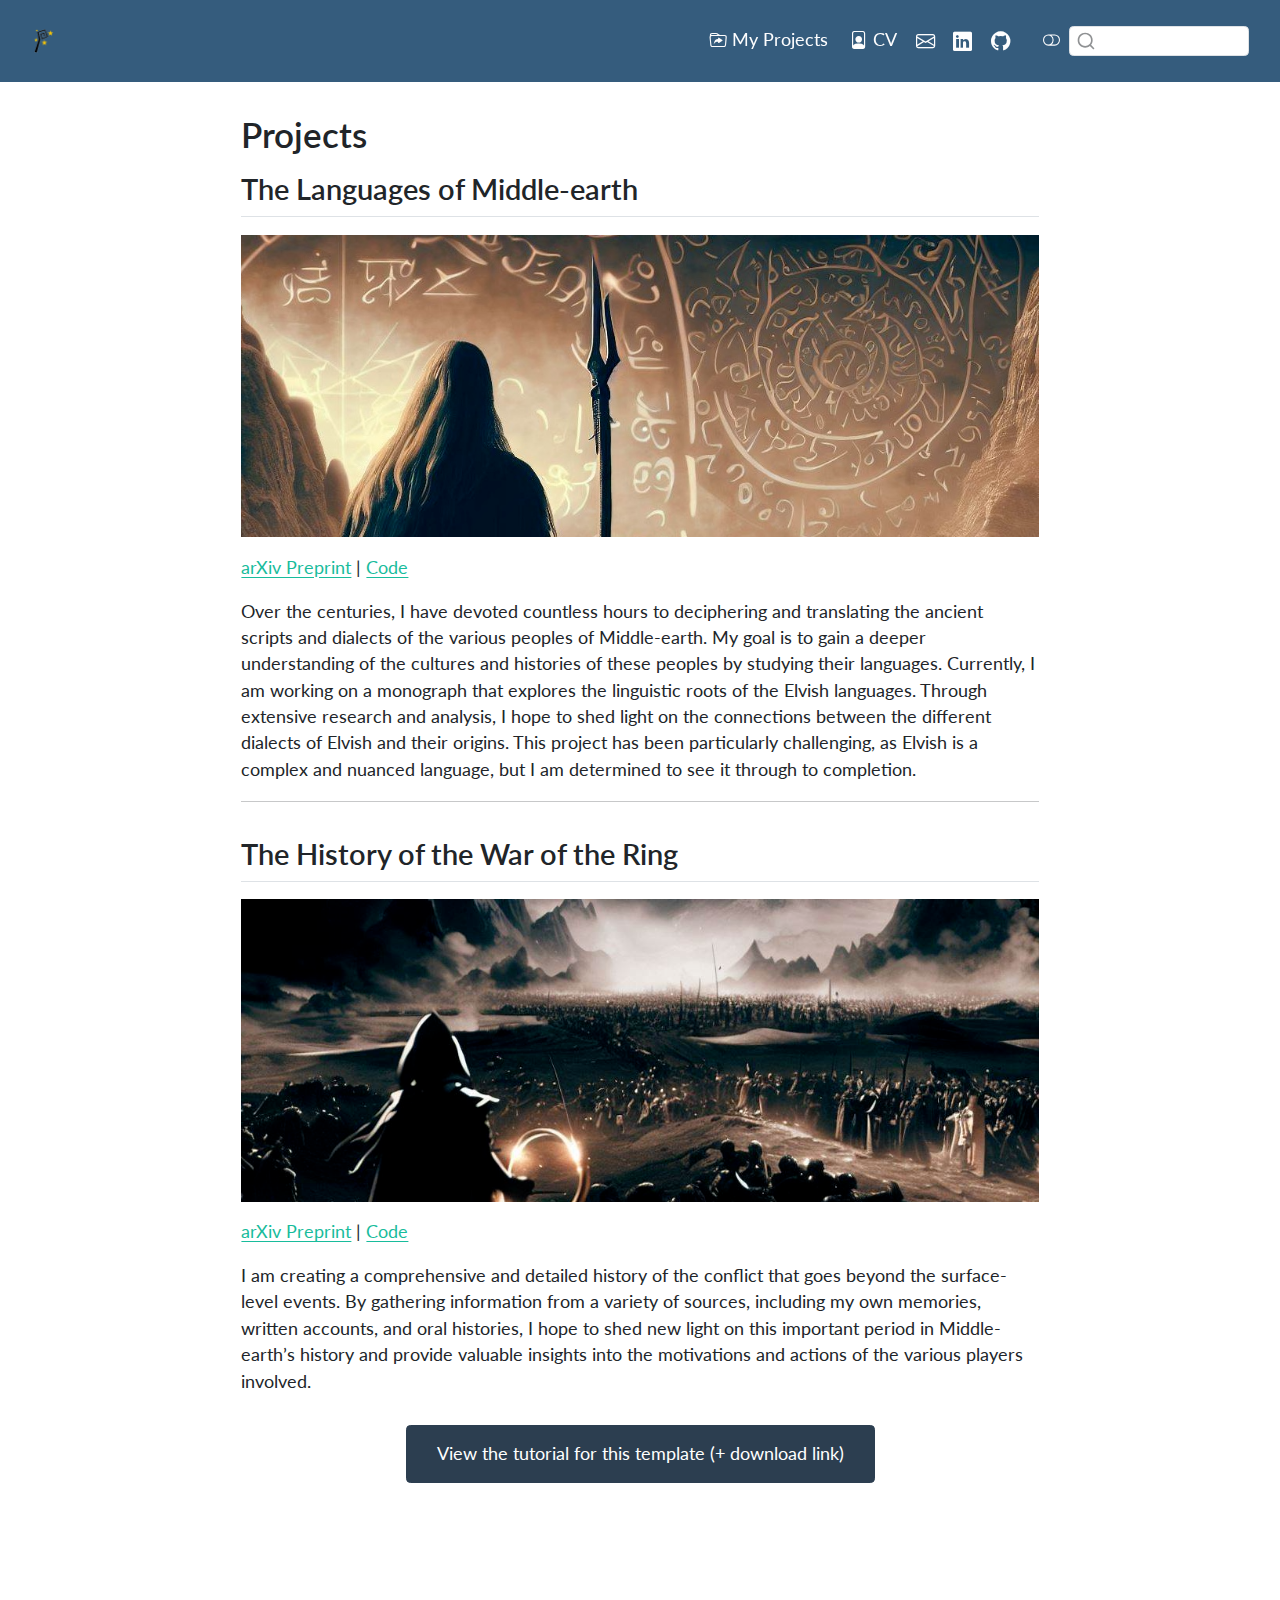
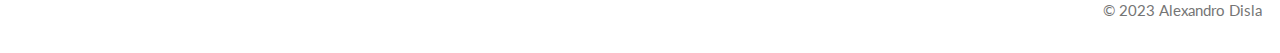
<file: docs/old_version/projects/index.html>
<!DOCTYPE html>
<html xmlns="http://www.w3.org/1999/xhtml" lang="en" xml:lang="en"><head>

<meta charset="utf-8">
<meta name="generator" content="quarto-1.8.8">

<meta name="viewport" content="width=device-width, initial-scale=1.0, user-scalable=yes">


<title>Projects – Alexandro Disla</title>
<style>
code{white-space: pre-wrap;}
span.smallcaps{font-variant: small-caps;}
div.columns{display: flex; gap: min(4vw, 1.5em);}
div.column{flex: auto; overflow-x: auto;}
div.hanging-indent{margin-left: 1.5em; text-indent: -1.5em;}
ul.task-list{list-style: none;}
ul.task-list li input[type="checkbox"] {
  width: 0.8em;
  margin: 0 0.8em 0.2em -1em; /* quarto-specific, see https://github.com/quarto-dev/quarto-cli/issues/4556 */ 
  vertical-align: middle;
}
</style>


<script src="../../site_libs/quarto-nav/quarto-nav.js"></script>
<script src="../../site_libs/quarto-nav/headroom.min.js"></script>
<script src="../../site_libs/clipboard/clipboard.min.js"></script>
<script src="../../site_libs/quarto-search/autocomplete.umd.js"></script>
<script src="../../site_libs/quarto-search/fuse.min.js"></script>
<script src="../../site_libs/quarto-search/quarto-search.js"></script>
<meta name="quarto:offset" content="../../">
<link href="../../img/favicon.png" rel="icon" type="image/png">
<script src="../../site_libs/quarto-html/quarto.js" type="module"></script>
<script src="../../site_libs/quarto-html/tabsets/tabsets.js" type="module"></script>
<script src="../../site_libs/quarto-html/axe/axe-check.js" type="module"></script>
<script src="../../site_libs/quarto-html/popper.min.js"></script>
<script src="../../site_libs/quarto-html/tippy.umd.min.js"></script>
<script src="../../site_libs/quarto-html/anchor.min.js"></script>
<link href="../../site_libs/quarto-html/tippy.css" rel="stylesheet">
<link href="../../site_libs/quarto-html/quarto-syntax-highlighting-dcd0575f1865a2945516338bf7f8d5eb.css" rel="stylesheet" class="quarto-color-scheme" id="quarto-text-highlighting-styles">
<link href="../../site_libs/quarto-html/quarto-syntax-highlighting-dark-f2ac3f222a9b2d8196ad448f4338ee61.css" rel="stylesheet" class="quarto-color-scheme quarto-color-alternate" id="quarto-text-highlighting-styles">
<link href="../../site_libs/quarto-html/quarto-syntax-highlighting-dcd0575f1865a2945516338bf7f8d5eb.css" rel="stylesheet" class="quarto-color-scheme-extra" id="quarto-text-highlighting-styles">
<script src="../../site_libs/bootstrap/bootstrap.min.js"></script>
<link href="../../site_libs/bootstrap/bootstrap-icons.css" rel="stylesheet">
<link href="../../site_libs/bootstrap/bootstrap-ab30726259b06d5797f9546fd5774a78.min.css" rel="stylesheet" append-hash="true" class="quarto-color-scheme" id="quarto-bootstrap" data-mode="light">
<link href="../../site_libs/bootstrap/bootstrap-dark-b179b2ea745fd0c1d15b24cb50ca347b.min.css" rel="stylesheet" append-hash="true" class="quarto-color-scheme quarto-color-alternate" id="quarto-bootstrap" data-mode="dark">
<link href="../../site_libs/bootstrap/bootstrap-ab30726259b06d5797f9546fd5774a78.min.css" rel="stylesheet" append-hash="true" class="quarto-color-scheme-extra" id="quarto-bootstrap" data-mode="light">
<script id="quarto-search-options" type="application/json">{
  "location": "navbar",
  "copy-button": true,
  "collapse-after": 3,
  "panel-placement": "end",
  "type": "textbox",
  "limit": 50,
  "keyboard-shortcut": [
    "f",
    "/",
    "s"
  ],
  "language": {
    "search-no-results-text": "No results",
    "search-matching-documents-text": "matching documents",
    "search-copy-link-title": "Copy link to search",
    "search-hide-matches-text": "Hide additional matches",
    "search-more-match-text": "more match in this document",
    "search-more-matches-text": "more matches in this document",
    "search-clear-button-title": "Clear",
    "search-text-placeholder": "",
    "search-detached-cancel-button-title": "Cancel",
    "search-submit-button-title": "Submit",
    "search-label": "Search"
  }
}</script>


</head>

<body class="nav-fixed fullcontent quarto-light"><script id="quarto-html-before-body" type="application/javascript">
    const toggleBodyColorMode = (bsSheetEl) => {
      const mode = bsSheetEl.getAttribute("data-mode");
      const bodyEl = window.document.querySelector("body");
      if (mode === "dark") {
        bodyEl.classList.add("quarto-dark");
        bodyEl.classList.remove("quarto-light");
      } else {
        bodyEl.classList.add("quarto-light");
        bodyEl.classList.remove("quarto-dark");
      }
    }
    const toggleBodyColorPrimary = () => {
      const bsSheetEl = window.document.querySelector("link#quarto-bootstrap:not([rel=disabled-stylesheet])");
      if (bsSheetEl) {
        toggleBodyColorMode(bsSheetEl);
      }
    }
    const setColorSchemeToggle = (alternate) => {
      const toggles = window.document.querySelectorAll('.quarto-color-scheme-toggle');
      for (let i=0; i < toggles.length; i++) {
        const toggle = toggles[i];
        if (toggle) {
          if (alternate) {
            toggle.classList.add("alternate");
          } else {
            toggle.classList.remove("alternate");
          }
        }
      }
    };
    const toggleColorMode = (alternate) => {
      // Switch the stylesheets
      const primaryStylesheets = window.document.querySelectorAll('link.quarto-color-scheme:not(.quarto-color-alternate)');
      const alternateStylesheets = window.document.querySelectorAll('link.quarto-color-scheme.quarto-color-alternate');
      manageTransitions('#quarto-margin-sidebar .nav-link', false);
      if (alternate) {
        // note: dark is layered on light, we don't disable primary!
        enableStylesheet(alternateStylesheets);
        for (const sheetNode of alternateStylesheets) {
          if (sheetNode.id === "quarto-bootstrap") {
            toggleBodyColorMode(sheetNode);
          }
        }
      } else {
        disableStylesheet(alternateStylesheets);
        enableStylesheet(primaryStylesheets)
        toggleBodyColorPrimary();
      }
      manageTransitions('#quarto-margin-sidebar .nav-link', true);
      // Switch the toggles
      setColorSchemeToggle(alternate)
      // Hack to workaround the fact that safari doesn't
      // properly recolor the scrollbar when toggling (#1455)
      if (navigator.userAgent.indexOf('Safari') > 0 && navigator.userAgent.indexOf('Chrome') == -1) {
        manageTransitions("body", false);
        window.scrollTo(0, 1);
        setTimeout(() => {
          window.scrollTo(0, 0);
          manageTransitions("body", true);
        }, 40);
      }
    }
    const disableStylesheet = (stylesheets) => {
      for (let i=0; i < stylesheets.length; i++) {
        const stylesheet = stylesheets[i];
        stylesheet.rel = 'disabled-stylesheet';
      }
    }
    const enableStylesheet = (stylesheets) => {
      for (let i=0; i < stylesheets.length; i++) {
        const stylesheet = stylesheets[i];
        if(stylesheet.rel !== 'stylesheet') { // for Chrome, which will still FOUC without this check
          stylesheet.rel = 'stylesheet';
        }
      }
    }
    const manageTransitions = (selector, allowTransitions) => {
      const els = window.document.querySelectorAll(selector);
      for (let i=0; i < els.length; i++) {
        const el = els[i];
        if (allowTransitions) {
          el.classList.remove('notransition');
        } else {
          el.classList.add('notransition');
        }
      }
    }
    const isFileUrl = () => {
      return window.location.protocol === 'file:';
    }
    const hasAlternateSentinel = () => {
      let styleSentinel = getColorSchemeSentinel();
      if (styleSentinel !== null) {
        return styleSentinel === "alternate";
      } else {
        return false;
      }
    }
    const setStyleSentinel = (alternate) => {
      const value = alternate ? "alternate" : "default";
      if (!isFileUrl()) {
        window.localStorage.setItem("quarto-color-scheme", value);
      } else {
        localAlternateSentinel = value;
      }
    }
    const getColorSchemeSentinel = () => {
      if (!isFileUrl()) {
        const storageValue = window.localStorage.getItem("quarto-color-scheme");
        return storageValue != null ? storageValue : localAlternateSentinel;
      } else {
        return localAlternateSentinel;
      }
    }
    const toggleGiscusIfUsed = (isAlternate, darkModeDefault) => {
      const baseTheme = document.querySelector('#giscus-base-theme')?.value ?? 'light';
      const alternateTheme = document.querySelector('#giscus-alt-theme')?.value ?? 'dark';
      let newTheme = '';
      if(authorPrefersDark) {
        newTheme = isAlternate ? baseTheme : alternateTheme;
      } else {
        newTheme = isAlternate ? alternateTheme : baseTheme;
      }
      const changeGiscusTheme = () => {
        // From: https://github.com/giscus/giscus/issues/336
        const sendMessage = (message) => {
          const iframe = document.querySelector('iframe.giscus-frame');
          if (!iframe) return;
          iframe.contentWindow.postMessage({ giscus: message }, 'https://giscus.app');
        }
        sendMessage({
          setConfig: {
            theme: newTheme
          }
        });
      }
      const isGiscussLoaded = window.document.querySelector('iframe.giscus-frame') !== null;
      if (isGiscussLoaded) {
        changeGiscusTheme();
      }
    };
    const authorPrefersDark = false;
    const darkModeDefault = authorPrefersDark;
      document.querySelector('link#quarto-text-highlighting-styles.quarto-color-scheme-extra').rel = 'disabled-stylesheet';
      document.querySelector('link#quarto-bootstrap.quarto-color-scheme-extra').rel = 'disabled-stylesheet';
    let localAlternateSentinel = darkModeDefault ? 'alternate' : 'default';
    // Dark / light mode switch
    window.quartoToggleColorScheme = () => {
      // Read the current dark / light value
      let toAlternate = !hasAlternateSentinel();
      toggleColorMode(toAlternate);
      setStyleSentinel(toAlternate);
      toggleGiscusIfUsed(toAlternate, darkModeDefault);
      window.dispatchEvent(new Event('resize'));
    };
    // Switch to dark mode if need be
    if (hasAlternateSentinel()) {
      toggleColorMode(true);
    } else {
      toggleColorMode(false);
    }
  </script>

<div id="quarto-search-results"></div>
  <header id="quarto-header" class="headroom fixed-top">
    <nav class="navbar navbar-expand-lg " data-bs-theme="dark">
      <div class="navbar-container container-fluid">
      <div class="navbar-brand-container mx-auto">
    <a href="../../index.html" class="navbar-brand navbar-brand-logo">
    <img src="../../img/logo.png" alt="" class="navbar-logo">
    </a>
  </div>
            <div id="quarto-search" class="" title="Search"></div>
          <button class="navbar-toggler" type="button" data-bs-toggle="collapse" data-bs-target="#navbarCollapse" aria-controls="navbarCollapse" role="menu" aria-expanded="false" aria-label="Toggle navigation" onclick="if (window.quartoToggleHeadroom) { window.quartoToggleHeadroom(); }">
  <span class="navbar-toggler-icon"></span>
</button>
          <div class="collapse navbar-collapse" id="navbarCollapse">
            <ul class="navbar-nav navbar-nav-scroll ms-auto">
  <li class="nav-item">
    <a class="nav-link" href="../../blog/index.html"> <i class="bi bi-folder-symlink" role="img">
</i> 
<span class="menu-text">My Projects</span></a>
  </li>  
  <li class="nav-item">
    <a class="nav-link" href="../../cv/index.html"> <i class="bi bi-file-person" role="img">
</i> 
<span class="menu-text">CV</span></a>
  </li>  
  <li class="nav-item compact">
    <a class="nav-link" href="mailto:alexandrodisla@hotmail.com"> <i class="bi bi-envelope" role="img" aria-label="email">
</i> 
<span class="menu-text"></span></a>
  </li>  
  <li class="nav-item compact">
    <a class="nav-link" href="https://www.linkedin.com/in/alexandro-disla-98160994/"> <i class="bi bi-linkedin" role="img" aria-label="Linkedin">
</i> 
<span class="menu-text"></span></a>
  </li>  
  <li class="nav-item compact">
    <a class="nav-link" href="https://github.com/AD0791"> <i class="bi bi-github" role="img" aria-label="Github">
</i> 
<span class="menu-text"></span></a>
  </li>  
  <li class="nav-item compact">
    <a class="nav-link" href="https://www.upwork.com/freelancers/~014d169b1fa2529359?viewMode=1"> <i class="bi bi-person-vcard" role="img" aria-label="Upwork">
</i> 
<span class="menu-text"></span></a>
  </li>  
</ul>
          </div> <!-- /navcollapse -->
            <div class="quarto-navbar-tools">
  <a href="" class="quarto-color-scheme-toggle quarto-navigation-tool  px-1" onclick="window.quartoToggleColorScheme(); return false;" title="Toggle dark mode"><i class="bi"></i></a>
</div>
      </div> <!-- /container-fluid -->
    </nav>
</header>
<!-- content -->
<div id="quarto-content" class="quarto-container page-columns page-rows-contents page-layout-article page-navbar">
<!-- sidebar -->
<!-- margin-sidebar -->
    
<!-- main -->
<main class="content" id="quarto-document-content">


<header id="title-block-header" class="quarto-title-block default">
<div class="quarto-title">
<h1 class="title">Projects</h1>
</div>



<div class="quarto-title-meta">

    
  
    
  </div>
  


</header>


<section id="the-languages-of-middle-earth" class="level2">
<h2 class="anchored" data-anchor-id="the-languages-of-middle-earth">The Languages of Middle-earth</h2>
<p><img src="project_1_banner.png" style="height: 100%; width: 100%; object-fit: contain" onclick="window.open('https://arxiv.org/abs/2210.07278', 'blank');"></p>
<p><a href="https://arxiv.org/abs/2210.07278" target="_blank">arXiv Preprint</a> | <a href="https://github.com/marvinschmitt/MetaUncertaintyPaper" target="_blank">Code</a><br></p>
<p>Over the centuries, I have devoted countless hours to deciphering and translating the ancient scripts and dialects of the various peoples of Middle-earth. My goal is to gain a deeper understanding of the cultures and histories of these peoples by studying their languages. Currently, I am working on a monograph that explores the linguistic roots of the Elvish languages. Through extensive research and analysis, I hope to shed light on the connections between the different dialects of Elvish and their origins. This project has been particularly challenging, as Elvish is a complex and nuanced language, but I am determined to see it through to completion.</p>
<hr>
</section>
<section id="the-history-of-the-war-of-the-ring" class="level2">
<h2 class="anchored" data-anchor-id="the-history-of-the-war-of-the-ring">The History of the War of the Ring</h2>
<p><img src="project_2_banner.png" style="height: 100%; width: 100%; object-fit: contain" onclick="window.open('https://arxiv.org/abs/2112.08866', 'blank');"></p>
<p><a href="https://arxiv.org/abs/2112.08866" target="_blank">arXiv Preprint</a> | <a href="https://github.com/marvinschmitt/ModelMisspecificationBF" target="_blank">Code</a><br></p>
<p>I am creating a comprehensive and detailed history of the conflict that goes beyond the surface-level events. By gathering information from a variety of sources, including my own memories, written accounts, and oral histories, I hope to shed new light on this important period in Middle-earth’s history and provide valuable insights into the motivations and actions of the various players involved.</p>
<div style="margin: 30px; text-align: center;">
<a class="btn btn-primary" href="https://www.marvinschmitt.com/blog/website-tutorial-quarto/" role="button" target="_blank" style="padding: 15px 30px;">View the tutorial for this template (+ download link)</a>
</div>


</section>

<a onclick="window.scrollTo(0, 0); return false;" role="button" id="quarto-back-to-top"><i class="bi bi-arrow-up"></i> Back to top</a></main> <!-- /main -->
<script id="quarto-html-after-body" type="application/javascript">
  window.document.addEventListener("DOMContentLoaded", function (event) {
    // Ensure there is a toggle, if there isn't float one in the top right
    if (window.document.querySelector('.quarto-color-scheme-toggle') === null) {
      const a = window.document.createElement('a');
      a.classList.add('top-right');
      a.classList.add('quarto-color-scheme-toggle');
      a.href = "";
      a.onclick = function() { try { window.quartoToggleColorScheme(); } catch {} return false; };
      const i = window.document.createElement("i");
      i.classList.add('bi');
      a.appendChild(i);
      window.document.body.appendChild(a);
    }
    setColorSchemeToggle(hasAlternateSentinel())
    const icon = "";
    const anchorJS = new window.AnchorJS();
    anchorJS.options = {
      placement: 'right',
      icon: icon
    };
    anchorJS.add('.anchored');
    const isCodeAnnotation = (el) => {
      for (const clz of el.classList) {
        if (clz.startsWith('code-annotation-')) {                     
          return true;
        }
      }
      return false;
    }
    const onCopySuccess = function(e) {
      // button target
      const button = e.trigger;
      // don't keep focus
      button.blur();
      // flash "checked"
      button.classList.add('code-copy-button-checked');
      var currentTitle = button.getAttribute("title");
      button.setAttribute("title", "Copied!");
      let tooltip;
      if (window.bootstrap) {
        button.setAttribute("data-bs-toggle", "tooltip");
        button.setAttribute("data-bs-placement", "left");
        button.setAttribute("data-bs-title", "Copied!");
        tooltip = new bootstrap.Tooltip(button, 
          { trigger: "manual", 
            customClass: "code-copy-button-tooltip",
            offset: [0, -8]});
        tooltip.show();    
      }
      setTimeout(function() {
        if (tooltip) {
          tooltip.hide();
          button.removeAttribute("data-bs-title");
          button.removeAttribute("data-bs-toggle");
          button.removeAttribute("data-bs-placement");
        }
        button.setAttribute("title", currentTitle);
        button.classList.remove('code-copy-button-checked');
      }, 1000);
      // clear code selection
      e.clearSelection();
    }
    const getTextToCopy = function(trigger) {
        const codeEl = trigger.previousElementSibling.cloneNode(true);
        for (const childEl of codeEl.children) {
          if (isCodeAnnotation(childEl)) {
            childEl.remove();
          }
        }
        return codeEl.innerText;
    }
    const clipboard = new window.ClipboardJS('.code-copy-button:not([data-in-quarto-modal])', {
      text: getTextToCopy
    });
    clipboard.on('success', onCopySuccess);
    if (window.document.getElementById('quarto-embedded-source-code-modal')) {
      const clipboardModal = new window.ClipboardJS('.code-copy-button[data-in-quarto-modal]', {
        text: getTextToCopy,
        container: window.document.getElementById('quarto-embedded-source-code-modal')
      });
      clipboardModal.on('success', onCopySuccess);
    }
      var localhostRegex = new RegExp(/^(?:http|https):\/\/localhost\:?[0-9]*\//);
      var mailtoRegex = new RegExp(/^mailto:/);
        var filterRegex = new RegExp("https:\/\/ad0791\.github\.io\/");
      var isInternal = (href) => {
          return filterRegex.test(href) || localhostRegex.test(href) || mailtoRegex.test(href);
      }
      // Inspect non-navigation links and adorn them if external
     var links = window.document.querySelectorAll('a[href]:not(.nav-link):not(.navbar-brand):not(.toc-action):not(.sidebar-link):not(.sidebar-item-toggle):not(.pagination-link):not(.no-external):not([aria-hidden]):not(.dropdown-item):not(.quarto-navigation-tool):not(.about-link)');
      for (var i=0; i<links.length; i++) {
        const link = links[i];
        if (!isInternal(link.href)) {
          // undo the damage that might have been done by quarto-nav.js in the case of
          // links that we want to consider external
          if (link.dataset.originalHref !== undefined) {
            link.href = link.dataset.originalHref;
          }
        }
      }
    function tippyHover(el, contentFn, onTriggerFn, onUntriggerFn) {
      const config = {
        allowHTML: true,
        maxWidth: 500,
        delay: 100,
        arrow: false,
        appendTo: function(el) {
            return el.parentElement;
        },
        interactive: true,
        interactiveBorder: 10,
        theme: 'quarto',
        placement: 'bottom-start',
      };
      if (contentFn) {
        config.content = contentFn;
      }
      if (onTriggerFn) {
        config.onTrigger = onTriggerFn;
      }
      if (onUntriggerFn) {
        config.onUntrigger = onUntriggerFn;
      }
      window.tippy(el, config); 
    }
    const noterefs = window.document.querySelectorAll('a[role="doc-noteref"]');
    for (var i=0; i<noterefs.length; i++) {
      const ref = noterefs[i];
      tippyHover(ref, function() {
        // use id or data attribute instead here
        let href = ref.getAttribute('data-footnote-href') || ref.getAttribute('href');
        try { href = new URL(href).hash; } catch {}
        const id = href.replace(/^#\/?/, "");
        const note = window.document.getElementById(id);
        if (note) {
          return note.innerHTML;
        } else {
          return "";
        }
      });
    }
    const xrefs = window.document.querySelectorAll('a.quarto-xref');
    const processXRef = (id, note) => {
      // Strip column container classes
      const stripColumnClz = (el) => {
        el.classList.remove("page-full", "page-columns");
        if (el.children) {
          for (const child of el.children) {
            stripColumnClz(child);
          }
        }
      }
      stripColumnClz(note)
      if (id === null || id.startsWith('sec-')) {
        // Special case sections, only their first couple elements
        const container = document.createElement("div");
        if (note.children && note.children.length > 2) {
          container.appendChild(note.children[0].cloneNode(true));
          for (let i = 1; i < note.children.length; i++) {
            const child = note.children[i];
            if (child.tagName === "P" && child.innerText === "") {
              continue;
            } else {
              container.appendChild(child.cloneNode(true));
              break;
            }
          }
          if (window.Quarto?.typesetMath) {
            window.Quarto.typesetMath(container);
          }
          return container.innerHTML
        } else {
          if (window.Quarto?.typesetMath) {
            window.Quarto.typesetMath(note);
          }
          return note.innerHTML;
        }
      } else {
        // Remove any anchor links if they are present
        const anchorLink = note.querySelector('a.anchorjs-link');
        if (anchorLink) {
          anchorLink.remove();
        }
        if (window.Quarto?.typesetMath) {
          window.Quarto.typesetMath(note);
        }
        if (note.classList.contains("callout")) {
          return note.outerHTML;
        } else {
          return note.innerHTML;
        }
      }
    }
    for (var i=0; i<xrefs.length; i++) {
      const xref = xrefs[i];
      tippyHover(xref, undefined, function(instance) {
        instance.disable();
        let url = xref.getAttribute('href');
        let hash = undefined; 
        if (url.startsWith('#')) {
          hash = url;
        } else {
          try { hash = new URL(url).hash; } catch {}
        }
        if (hash) {
          const id = hash.replace(/^#\/?/, "");
          const note = window.document.getElementById(id);
          if (note !== null) {
            try {
              const html = processXRef(id, note.cloneNode(true));
              instance.setContent(html);
            } finally {
              instance.enable();
              instance.show();
            }
          } else {
            // See if we can fetch this
            fetch(url.split('#')[0])
            .then(res => res.text())
            .then(html => {
              const parser = new DOMParser();
              const htmlDoc = parser.parseFromString(html, "text/html");
              const note = htmlDoc.getElementById(id);
              if (note !== null) {
                const html = processXRef(id, note);
                instance.setContent(html);
              } 
            }).finally(() => {
              instance.enable();
              instance.show();
            });
          }
        } else {
          // See if we can fetch a full url (with no hash to target)
          // This is a special case and we should probably do some content thinning / targeting
          fetch(url)
          .then(res => res.text())
          .then(html => {
            const parser = new DOMParser();
            const htmlDoc = parser.parseFromString(html, "text/html");
            const note = htmlDoc.querySelector('main.content');
            if (note !== null) {
              // This should only happen for chapter cross references
              // (since there is no id in the URL)
              // remove the first header
              if (note.children.length > 0 && note.children[0].tagName === "HEADER") {
                note.children[0].remove();
              }
              const html = processXRef(null, note);
              instance.setContent(html);
            } 
          }).finally(() => {
            instance.enable();
            instance.show();
          });
        }
      }, function(instance) {
      });
    }
        let selectedAnnoteEl;
        const selectorForAnnotation = ( cell, annotation) => {
          let cellAttr = 'data-code-cell="' + cell + '"';
          let lineAttr = 'data-code-annotation="' +  annotation + '"';
          const selector = 'span[' + cellAttr + '][' + lineAttr + ']';
          return selector;
        }
        const selectCodeLines = (annoteEl) => {
          const doc = window.document;
          const targetCell = annoteEl.getAttribute("data-target-cell");
          const targetAnnotation = annoteEl.getAttribute("data-target-annotation");
          const annoteSpan = window.document.querySelector(selectorForAnnotation(targetCell, targetAnnotation));
          const lines = annoteSpan.getAttribute("data-code-lines").split(",");
          const lineIds = lines.map((line) => {
            return targetCell + "-" + line;
          })
          let top = null;
          let height = null;
          let parent = null;
          if (lineIds.length > 0) {
              //compute the position of the single el (top and bottom and make a div)
              const el = window.document.getElementById(lineIds[0]);
              top = el.offsetTop;
              height = el.offsetHeight;
              parent = el.parentElement.parentElement;
            if (lineIds.length > 1) {
              const lastEl = window.document.getElementById(lineIds[lineIds.length - 1]);
              const bottom = lastEl.offsetTop + lastEl.offsetHeight;
              height = bottom - top;
            }
            if (top !== null && height !== null && parent !== null) {
              // cook up a div (if necessary) and position it 
              let div = window.document.getElementById("code-annotation-line-highlight");
              if (div === null) {
                div = window.document.createElement("div");
                div.setAttribute("id", "code-annotation-line-highlight");
                div.style.position = 'absolute';
                parent.appendChild(div);
              }
              div.style.top = top - 2 + "px";
              div.style.height = height + 4 + "px";
              div.style.left = 0;
              let gutterDiv = window.document.getElementById("code-annotation-line-highlight-gutter");
              if (gutterDiv === null) {
                gutterDiv = window.document.createElement("div");
                gutterDiv.setAttribute("id", "code-annotation-line-highlight-gutter");
                gutterDiv.style.position = 'absolute';
                const codeCell = window.document.getElementById(targetCell);
                const gutter = codeCell.querySelector('.code-annotation-gutter');
                gutter.appendChild(gutterDiv);
              }
              gutterDiv.style.top = top - 2 + "px";
              gutterDiv.style.height = height + 4 + "px";
            }
            selectedAnnoteEl = annoteEl;
          }
        };
        const unselectCodeLines = () => {
          const elementsIds = ["code-annotation-line-highlight", "code-annotation-line-highlight-gutter"];
          elementsIds.forEach((elId) => {
            const div = window.document.getElementById(elId);
            if (div) {
              div.remove();
            }
          });
          selectedAnnoteEl = undefined;
        };
          // Handle positioning of the toggle
      window.addEventListener(
        "resize",
        throttle(() => {
          elRect = undefined;
          if (selectedAnnoteEl) {
            selectCodeLines(selectedAnnoteEl);
          }
        }, 10)
      );
      function throttle(fn, ms) {
      let throttle = false;
      let timer;
        return (...args) => {
          if(!throttle) { // first call gets through
              fn.apply(this, args);
              throttle = true;
          } else { // all the others get throttled
              if(timer) clearTimeout(timer); // cancel #2
              timer = setTimeout(() => {
                fn.apply(this, args);
                timer = throttle = false;
              }, ms);
          }
        };
      }
        // Attach click handler to the DT
        const annoteDls = window.document.querySelectorAll('dt[data-target-cell]');
        for (const annoteDlNode of annoteDls) {
          annoteDlNode.addEventListener('click', (event) => {
            const clickedEl = event.target;
            if (clickedEl !== selectedAnnoteEl) {
              unselectCodeLines();
              const activeEl = window.document.querySelector('dt[data-target-cell].code-annotation-active');
              if (activeEl) {
                activeEl.classList.remove('code-annotation-active');
              }
              selectCodeLines(clickedEl);
              clickedEl.classList.add('code-annotation-active');
            } else {
              // Unselect the line
              unselectCodeLines();
              clickedEl.classList.remove('code-annotation-active');
            }
          });
        }
    const findCites = (el) => {
      const parentEl = el.parentElement;
      if (parentEl) {
        const cites = parentEl.dataset.cites;
        if (cites) {
          return {
            el,
            cites: cites.split(' ')
          };
        } else {
          return findCites(el.parentElement)
        }
      } else {
        return undefined;
      }
    };
    var bibliorefs = window.document.querySelectorAll('a[role="doc-biblioref"]');
    for (var i=0; i<bibliorefs.length; i++) {
      const ref = bibliorefs[i];
      const citeInfo = findCites(ref);
      if (citeInfo) {
        tippyHover(citeInfo.el, function() {
          var popup = window.document.createElement('div');
          citeInfo.cites.forEach(function(cite) {
            var citeDiv = window.document.createElement('div');
            citeDiv.classList.add('hanging-indent');
            citeDiv.classList.add('csl-entry');
            var biblioDiv = window.document.getElementById('ref-' + cite);
            if (biblioDiv) {
              citeDiv.innerHTML = biblioDiv.innerHTML;
            }
            popup.appendChild(citeDiv);
          });
          return popup.innerHTML;
        });
      }
    }
  });
  </script>
</div> <!-- /content -->
<footer class="footer">
  <div class="nav-footer">
    <div class="nav-footer-left">
      &nbsp;
    </div>   
    <div class="nav-footer-center">
      &nbsp;
    </div>
    <div class="nav-footer-right">
<p><span class="faux-block">© 2023 Alexandro Disla</span></p>
</div>
  </div>
</footer>




</body></html>
</file>
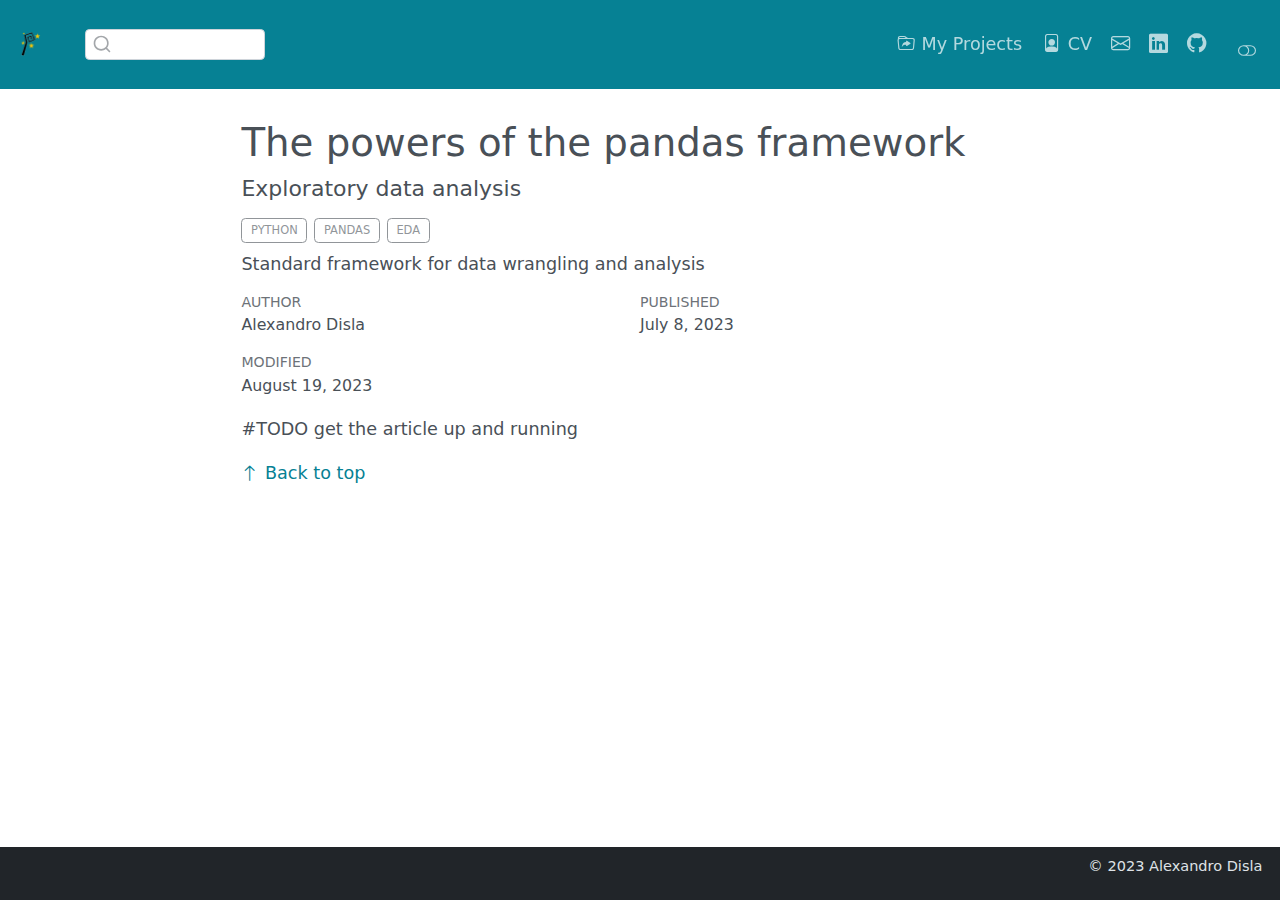
<file: docs/blog/posts/eda.html>
<!DOCTYPE html>
<html xmlns="http://www.w3.org/1999/xhtml" lang="en" xml:lang="en"><head>

<meta charset="utf-8">
<meta name="generator" content="quarto-1.3.433">

<meta name="viewport" content="width=device-width, initial-scale=1.0, user-scalable=yes">

<meta name="author" content="Data Analyst &amp; backend dev">
<meta name="dcterms.date" content="time of the last article update">
<meta name="description" content="Standard framework for data wrangling and analysis">

<title>Alexandro Disla - The powers of the pandas framework</title>
<style>
code{white-space: pre-wrap;}
span.smallcaps{font-variant: small-caps;}
div.columns{display: flex; gap: min(4vw, 1.5em);}
div.column{flex: auto; overflow-x: auto;}
div.hanging-indent{margin-left: 1.5em; text-indent: -1.5em;}
ul.task-list{list-style: none;}
ul.task-list li input[type="checkbox"] {
  width: 0.8em;
  margin: 0 0.8em 0.2em -1em; /* quarto-specific, see https://github.com/quarto-dev/quarto-cli/issues/4556 */ 
  vertical-align: middle;
}
</style>


<script src="../../site_libs/quarto-nav/quarto-nav.js"></script>
<script src="../../site_libs/quarto-nav/headroom.min.js"></script>
<script src="../../site_libs/clipboard/clipboard.min.js"></script>
<script src="../../site_libs/quarto-search/autocomplete.umd.js"></script>
<script src="../../site_libs/quarto-search/fuse.min.js"></script>
<script src="../../site_libs/quarto-search/quarto-search.js"></script>
<meta name="quarto:offset" content="../../">
<link href="../../img/favicon.png" rel="icon" type="image/png">
<script src="../../site_libs/quarto-html/quarto.js"></script>
<script src="../../site_libs/quarto-html/popper.min.js"></script>
<script src="../../site_libs/quarto-html/tippy.umd.min.js"></script>
<script src="../../site_libs/quarto-html/anchor.min.js"></script>
<link href="../../site_libs/quarto-html/tippy.css" rel="stylesheet">
<link href="../../site_libs/quarto-html/quarto-syntax-highlighting.css" rel="stylesheet" class="quarto-color-scheme" id="quarto-text-highlighting-styles">
<link href="../../site_libs/quarto-html/quarto-syntax-highlighting-dark.css" rel="prefetch" class="quarto-color-scheme quarto-color-alternate" id="quarto-text-highlighting-styles">
<script src="../../site_libs/bootstrap/bootstrap.min.js"></script>
<link href="../../site_libs/bootstrap/bootstrap-icons.css" rel="stylesheet">
<link href="../../site_libs/bootstrap/bootstrap.min.css" rel="stylesheet" class="quarto-color-scheme" id="quarto-bootstrap" data-mode="light">
<link href="../../site_libs/bootstrap/bootstrap-dark.min.css" rel="prefetch" class="quarto-color-scheme quarto-color-alternate" id="quarto-bootstrap" data-mode="dark">
<script id="quarto-search-options" type="application/json">{
  "location": "navbar",
  "copy-button": true,
  "collapse-after": 3,
  "panel-placement": "end",
  "type": "textbox",
  "limit": 20,
  "language": {
    "search-no-results-text": "No results",
    "search-matching-documents-text": "matching documents",
    "search-copy-link-title": "Copy link to search",
    "search-hide-matches-text": "Hide additional matches",
    "search-more-match-text": "more match in this document",
    "search-more-matches-text": "more matches in this document",
    "search-clear-button-title": "Clear",
    "search-detached-cancel-button-title": "Cancel",
    "search-submit-button-title": "Submit",
    "search-label": "Search"
  }
}</script>


</head>

<body class="nav-fixed fullcontent">

<div id="quarto-search-results"></div>
  <header id="quarto-header" class="headroom fixed-top">
    <nav class="navbar navbar-expand-lg navbar-dark ">
      <div class="navbar-container container-fluid">
      <div class="navbar-brand-container">
    <a href="../../index.html" class="navbar-brand navbar-brand-logo">
    <img src="../../img/logo.png" alt="" class="navbar-logo">
    </a>
  </div>
            <div id="quarto-search" class="" title="Search"></div>
          <button class="navbar-toggler" type="button" data-bs-toggle="collapse" data-bs-target="#navbarCollapse" aria-controls="navbarCollapse" aria-expanded="false" aria-label="Toggle navigation" onclick="if (window.quartoToggleHeadroom) { window.quartoToggleHeadroom(); }">
  <span class="navbar-toggler-icon"></span>
</button>
          <div class="collapse navbar-collapse" id="navbarCollapse">
            <ul class="navbar-nav navbar-nav-scroll ms-auto">
  <li class="nav-item">
    <a class="nav-link" href="../../blog/index.html" rel="" target=""><i class="bi bi-folder-symlink" role="img">
</i> 
 <span class="menu-text">My Projects</span></a>
  </li>  
  <li class="nav-item">
    <a class="nav-link" href="../../cv/index.html" rel="" target=""><i class="bi bi-file-person" role="img">
</i> 
 <span class="menu-text">CV</span></a>
  </li>  
  <li class="nav-item compact">
    <a class="nav-link" href="mailto:alexandrodisla@hotmail.com" rel="" target=""><i class="bi bi-envelope" role="img" aria-label="email">
</i> 
 <span class="menu-text"></span></a>
  </li>  
  <li class="nav-item compact">
    <a class="nav-link" href="https://www.linkedin.com/in/alexandro-disla-98160994/" rel="" target=""><i class="bi bi-linkedin" role="img" aria-label="Linkedin">
</i> 
 <span class="menu-text"></span></a>
  </li>  
  <li class="nav-item compact">
    <a class="nav-link" href="https://github.com/AD0791" rel="" target=""><i class="bi bi-github" role="img" aria-label="Github">
</i> 
 <span class="menu-text"></span></a>
  </li>  
  <li class="nav-item compact">
    <a class="nav-link" href="https://www.upwork.com/freelancers/~014d169b1fa2529359?viewMode=1" rel="" target=""><i class="bi bi-person-vcard" role="img" aria-label="Upwork">
</i> 
 <span class="menu-text"></span></a>
  </li>  
</ul>
            <div class="quarto-navbar-tools">
  <a href="" class="quarto-color-scheme-toggle quarto-navigation-tool  px-1" onclick="window.quartoToggleColorScheme(); return false;" title="Toggle dark mode"><i class="bi"></i></a>
</div>
          </div> <!-- /navcollapse -->
      </div> <!-- /container-fluid -->
    </nav>
</header>
<!-- content -->
<div id="quarto-content" class="quarto-container page-columns page-rows-contents page-layout-article page-navbar">
<!-- sidebar -->
<!-- margin-sidebar -->
    
<!-- main -->
<main class="content" id="quarto-document-content">

<header id="title-block-header" class="quarto-title-block default">
<div class="quarto-title">
<h1 class="title">The powers of the pandas framework</h1>
<p class="subtitle lead">Exploratory data analysis</p>
  <div class="quarto-categories">
    <div class="quarto-category">Python</div>
    <div class="quarto-category">Pandas</div>
    <div class="quarto-category">EDA</div>
  </div>
  </div>

<div>
  <div class="description">
    Standard framework for data wrangling and analysis
  </div>
</div>


<div class="quarto-title-meta">

    <div>
    <div class="quarto-title-meta-heading">Author</div>
    <div class="quarto-title-meta-contents">
             <p>Alexandro Disla </p>
          </div>
  </div>
    
    <div>
    <div class="quarto-title-meta-heading">Published</div>
    <div class="quarto-title-meta-contents">
      <p class="date">July 8, 2023</p>
    </div>
  </div>
  
    <div>
    <div class="quarto-title-meta-heading">Modified</div>
    <div class="quarto-title-meta-contents">
      <p class="date-modified">August 19, 2023</p>
    </div>
  </div>
    
  </div>
  

</header>

<p>#TODO get the article up and running</p>



<a onclick="window.scrollTo(0, 0); return false;" role="button" id="quarto-back-to-top"><i class="bi bi-arrow-up"></i> Back to top</a></main> <!-- /main -->
<script id="quarto-html-after-body" type="application/javascript">
window.document.addEventListener("DOMContentLoaded", function (event) {
  const toggleBodyColorMode = (bsSheetEl) => {
    const mode = bsSheetEl.getAttribute("data-mode");
    const bodyEl = window.document.querySelector("body");
    if (mode === "dark") {
      bodyEl.classList.add("quarto-dark");
      bodyEl.classList.remove("quarto-light");
    } else {
      bodyEl.classList.add("quarto-light");
      bodyEl.classList.remove("quarto-dark");
    }
  }
  const toggleBodyColorPrimary = () => {
    const bsSheetEl = window.document.querySelector("link#quarto-bootstrap");
    if (bsSheetEl) {
      toggleBodyColorMode(bsSheetEl);
    }
  }
  toggleBodyColorPrimary();  
  const disableStylesheet = (stylesheets) => {
    for (let i=0; i < stylesheets.length; i++) {
      const stylesheet = stylesheets[i];
      stylesheet.rel = 'prefetch';
    }
  }
  const enableStylesheet = (stylesheets) => {
    for (let i=0; i < stylesheets.length; i++) {
      const stylesheet = stylesheets[i];
      stylesheet.rel = 'stylesheet';
    }
  }
  const manageTransitions = (selector, allowTransitions) => {
    const els = window.document.querySelectorAll(selector);
    for (let i=0; i < els.length; i++) {
      const el = els[i];
      if (allowTransitions) {
        el.classList.remove('notransition');
      } else {
        el.classList.add('notransition');
      }
    }
  }
  const toggleColorMode = (alternate) => {
    // Switch the stylesheets
    const alternateStylesheets = window.document.querySelectorAll('link.quarto-color-scheme.quarto-color-alternate');
    manageTransitions('#quarto-margin-sidebar .nav-link', false);
    if (alternate) {
      enableStylesheet(alternateStylesheets);
      for (const sheetNode of alternateStylesheets) {
        if (sheetNode.id === "quarto-bootstrap") {
          toggleBodyColorMode(sheetNode);
        }
      }
    } else {
      disableStylesheet(alternateStylesheets);
      toggleBodyColorPrimary();
    }
    manageTransitions('#quarto-margin-sidebar .nav-link', true);
    // Switch the toggles
    const toggles = window.document.querySelectorAll('.quarto-color-scheme-toggle');
    for (let i=0; i < toggles.length; i++) {
      const toggle = toggles[i];
      if (toggle) {
        if (alternate) {
          toggle.classList.add("alternate");     
        } else {
          toggle.classList.remove("alternate");
        }
      }
    }
    // Hack to workaround the fact that safari doesn't
    // properly recolor the scrollbar when toggling (#1455)
    if (navigator.userAgent.indexOf('Safari') > 0 && navigator.userAgent.indexOf('Chrome') == -1) {
      manageTransitions("body", false);
      window.scrollTo(0, 1);
      setTimeout(() => {
        window.scrollTo(0, 0);
        manageTransitions("body", true);
      }, 40);  
    }
  }
  const isFileUrl = () => { 
    return window.location.protocol === 'file:';
  }
  const hasAlternateSentinel = () => {  
    let styleSentinel = getColorSchemeSentinel();
    if (styleSentinel !== null) {
      return styleSentinel === "alternate";
    } else {
      return false;
    }
  }
  const setStyleSentinel = (alternate) => {
    const value = alternate ? "alternate" : "default";
    if (!isFileUrl()) {
      window.localStorage.setItem("quarto-color-scheme", value);
    } else {
      localAlternateSentinel = value;
    }
  }
  const getColorSchemeSentinel = () => {
    if (!isFileUrl()) {
      const storageValue = window.localStorage.getItem("quarto-color-scheme");
      return storageValue != null ? storageValue : localAlternateSentinel;
    } else {
      return localAlternateSentinel;
    }
  }
  let localAlternateSentinel = 'default';
  // Dark / light mode switch
  window.quartoToggleColorScheme = () => {
    // Read the current dark / light value 
    let toAlternate = !hasAlternateSentinel();
    toggleColorMode(toAlternate);
    setStyleSentinel(toAlternate);
  };
  // Ensure there is a toggle, if there isn't float one in the top right
  if (window.document.querySelector('.quarto-color-scheme-toggle') === null) {
    const a = window.document.createElement('a');
    a.classList.add('top-right');
    a.classList.add('quarto-color-scheme-toggle');
    a.href = "";
    a.onclick = function() { try { window.quartoToggleColorScheme(); } catch {} return false; };
    const i = window.document.createElement("i");
    i.classList.add('bi');
    a.appendChild(i);
    window.document.body.appendChild(a);
  }
  // Switch to dark mode if need be
  if (hasAlternateSentinel()) {
    toggleColorMode(true);
  } else {
    toggleColorMode(false);
  }
  const icon = "";
  const anchorJS = new window.AnchorJS();
  anchorJS.options = {
    placement: 'right',
    icon: icon
  };
  anchorJS.add('.anchored');
  const isCodeAnnotation = (el) => {
    for (const clz of el.classList) {
      if (clz.startsWith('code-annotation-')) {                     
        return true;
      }
    }
    return false;
  }
  const clipboard = new window.ClipboardJS('.code-copy-button', {
    text: function(trigger) {
      const codeEl = trigger.previousElementSibling.cloneNode(true);
      for (const childEl of codeEl.children) {
        if (isCodeAnnotation(childEl)) {
          childEl.remove();
        }
      }
      return codeEl.innerText;
    }
  });
  clipboard.on('success', function(e) {
    // button target
    const button = e.trigger;
    // don't keep focus
    button.blur();
    // flash "checked"
    button.classList.add('code-copy-button-checked');
    var currentTitle = button.getAttribute("title");
    button.setAttribute("title", "Copied!");
    let tooltip;
    if (window.bootstrap) {
      button.setAttribute("data-bs-toggle", "tooltip");
      button.setAttribute("data-bs-placement", "left");
      button.setAttribute("data-bs-title", "Copied!");
      tooltip = new bootstrap.Tooltip(button, 
        { trigger: "manual", 
          customClass: "code-copy-button-tooltip",
          offset: [0, -8]});
      tooltip.show();    
    }
    setTimeout(function() {
      if (tooltip) {
        tooltip.hide();
        button.removeAttribute("data-bs-title");
        button.removeAttribute("data-bs-toggle");
        button.removeAttribute("data-bs-placement");
      }
      button.setAttribute("title", currentTitle);
      button.classList.remove('code-copy-button-checked');
    }, 1000);
    // clear code selection
    e.clearSelection();
  });
  function tippyHover(el, contentFn) {
    const config = {
      allowHTML: true,
      content: contentFn,
      maxWidth: 500,
      delay: 100,
      arrow: false,
      appendTo: function(el) {
          return el.parentElement;
      },
      interactive: true,
      interactiveBorder: 10,
      theme: 'quarto',
      placement: 'bottom-start'
    };
    window.tippy(el, config); 
  }
  const noterefs = window.document.querySelectorAll('a[role="doc-noteref"]');
  for (var i=0; i<noterefs.length; i++) {
    const ref = noterefs[i];
    tippyHover(ref, function() {
      // use id or data attribute instead here
      let href = ref.getAttribute('data-footnote-href') || ref.getAttribute('href');
      try { href = new URL(href).hash; } catch {}
      const id = href.replace(/^#\/?/, "");
      const note = window.document.getElementById(id);
      return note.innerHTML;
    });
  }
      let selectedAnnoteEl;
      const selectorForAnnotation = ( cell, annotation) => {
        let cellAttr = 'data-code-cell="' + cell + '"';
        let lineAttr = 'data-code-annotation="' +  annotation + '"';
        const selector = 'span[' + cellAttr + '][' + lineAttr + ']';
        return selector;
      }
      const selectCodeLines = (annoteEl) => {
        const doc = window.document;
        const targetCell = annoteEl.getAttribute("data-target-cell");
        const targetAnnotation = annoteEl.getAttribute("data-target-annotation");
        const annoteSpan = window.document.querySelector(selectorForAnnotation(targetCell, targetAnnotation));
        const lines = annoteSpan.getAttribute("data-code-lines").split(",");
        const lineIds = lines.map((line) => {
          return targetCell + "-" + line;
        })
        let top = null;
        let height = null;
        let parent = null;
        if (lineIds.length > 0) {
            //compute the position of the single el (top and bottom and make a div)
            const el = window.document.getElementById(lineIds[0]);
            top = el.offsetTop;
            height = el.offsetHeight;
            parent = el.parentElement.parentElement;
          if (lineIds.length > 1) {
            const lastEl = window.document.getElementById(lineIds[lineIds.length - 1]);
            const bottom = lastEl.offsetTop + lastEl.offsetHeight;
            height = bottom - top;
          }
          if (top !== null && height !== null && parent !== null) {
            // cook up a div (if necessary) and position it 
            let div = window.document.getElementById("code-annotation-line-highlight");
            if (div === null) {
              div = window.document.createElement("div");
              div.setAttribute("id", "code-annotation-line-highlight");
              div.style.position = 'absolute';
              parent.appendChild(div);
            }
            div.style.top = top - 2 + "px";
            div.style.height = height + 4 + "px";
            let gutterDiv = window.document.getElementById("code-annotation-line-highlight-gutter");
            if (gutterDiv === null) {
              gutterDiv = window.document.createElement("div");
              gutterDiv.setAttribute("id", "code-annotation-line-highlight-gutter");
              gutterDiv.style.position = 'absolute';
              const codeCell = window.document.getElementById(targetCell);
              const gutter = codeCell.querySelector('.code-annotation-gutter');
              gutter.appendChild(gutterDiv);
            }
            gutterDiv.style.top = top - 2 + "px";
            gutterDiv.style.height = height + 4 + "px";
          }
          selectedAnnoteEl = annoteEl;
        }
      };
      const unselectCodeLines = () => {
        const elementsIds = ["code-annotation-line-highlight", "code-annotation-line-highlight-gutter"];
        elementsIds.forEach((elId) => {
          const div = window.document.getElementById(elId);
          if (div) {
            div.remove();
          }
        });
        selectedAnnoteEl = undefined;
      };
      // Attach click handler to the DT
      const annoteDls = window.document.querySelectorAll('dt[data-target-cell]');
      for (const annoteDlNode of annoteDls) {
        annoteDlNode.addEventListener('click', (event) => {
          const clickedEl = event.target;
          if (clickedEl !== selectedAnnoteEl) {
            unselectCodeLines();
            const activeEl = window.document.querySelector('dt[data-target-cell].code-annotation-active');
            if (activeEl) {
              activeEl.classList.remove('code-annotation-active');
            }
            selectCodeLines(clickedEl);
            clickedEl.classList.add('code-annotation-active');
          } else {
            // Unselect the line
            unselectCodeLines();
            clickedEl.classList.remove('code-annotation-active');
          }
        });
      }
  const findCites = (el) => {
    const parentEl = el.parentElement;
    if (parentEl) {
      const cites = parentEl.dataset.cites;
      if (cites) {
        return {
          el,
          cites: cites.split(' ')
        };
      } else {
        return findCites(el.parentElement)
      }
    } else {
      return undefined;
    }
  };
  var bibliorefs = window.document.querySelectorAll('a[role="doc-biblioref"]');
  for (var i=0; i<bibliorefs.length; i++) {
    const ref = bibliorefs[i];
    const citeInfo = findCites(ref);
    if (citeInfo) {
      tippyHover(citeInfo.el, function() {
        var popup = window.document.createElement('div');
        citeInfo.cites.forEach(function(cite) {
          var citeDiv = window.document.createElement('div');
          citeDiv.classList.add('hanging-indent');
          citeDiv.classList.add('csl-entry');
          var biblioDiv = window.document.getElementById('ref-' + cite);
          if (biblioDiv) {
            citeDiv.innerHTML = biblioDiv.innerHTML;
          }
          popup.appendChild(citeDiv);
        });
        return popup.innerHTML;
      });
    }
  }
});
</script>
</div> <!-- /content -->
<footer class="footer">
  <div class="nav-footer">
    <div class="nav-footer-left">
      &nbsp;
    </div>   
    <div class="nav-footer-center">
      &nbsp;
    </div>
    <div class="nav-footer-right"><span class="faux-block">© 2023 Alexandro Disla</span></div>
  </div>
</footer>



</body></html>
</file>
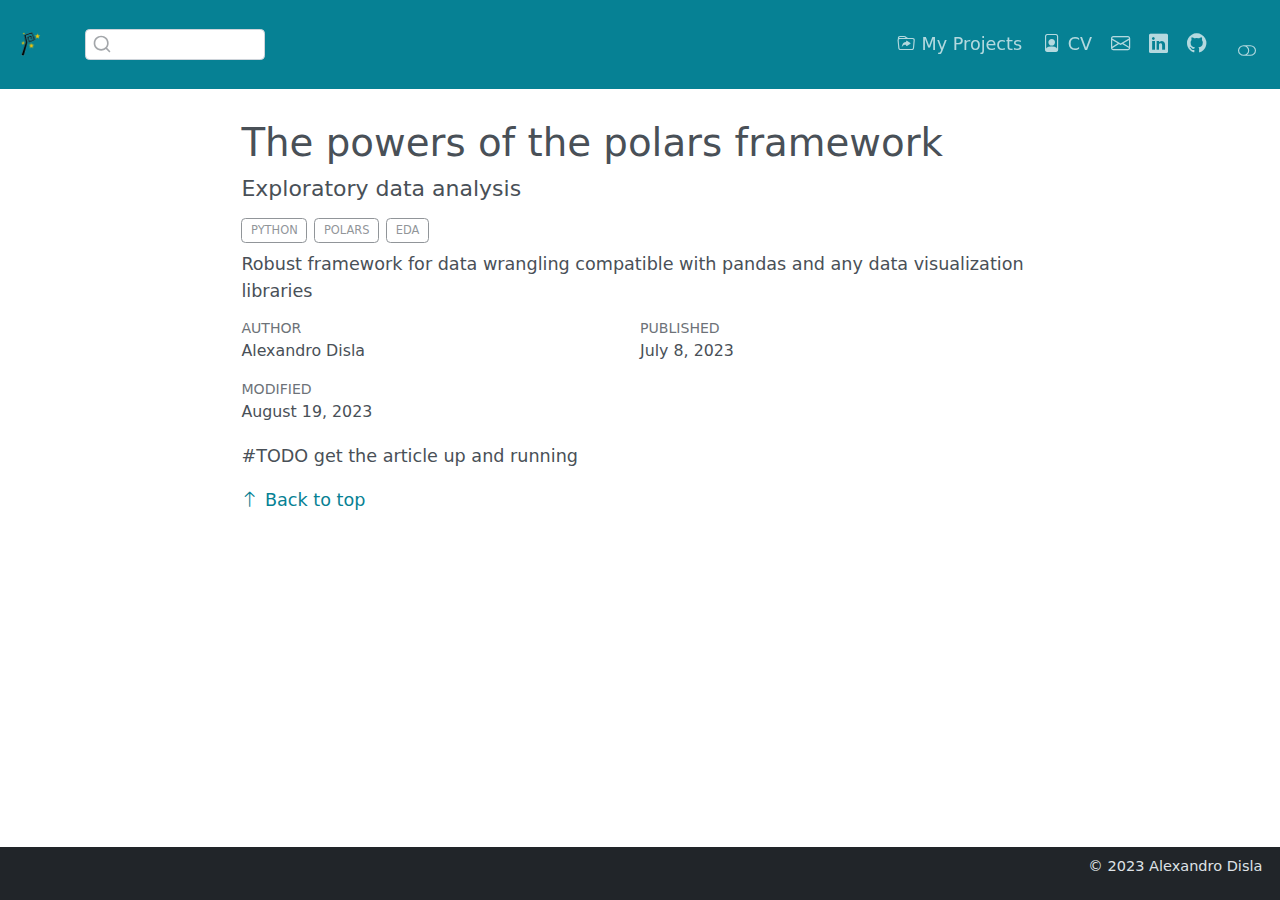
<file: docs/blog/posts/eda_rs.html>
<!DOCTYPE html>
<html xmlns="http://www.w3.org/1999/xhtml" lang="en" xml:lang="en"><head>

<meta charset="utf-8">
<meta name="generator" content="quarto-1.3.433">

<meta name="viewport" content="width=device-width, initial-scale=1.0, user-scalable=yes">

<meta name="author" content="Data Analyst &amp; backend dev">
<meta name="dcterms.date" content="time of the last article update">
<meta name="description" content="Robust framework for data wrangling compatible with pandas and any data visualization libraries">

<title>Alexandro Disla - The powers of the polars framework</title>
<style>
code{white-space: pre-wrap;}
span.smallcaps{font-variant: small-caps;}
div.columns{display: flex; gap: min(4vw, 1.5em);}
div.column{flex: auto; overflow-x: auto;}
div.hanging-indent{margin-left: 1.5em; text-indent: -1.5em;}
ul.task-list{list-style: none;}
ul.task-list li input[type="checkbox"] {
  width: 0.8em;
  margin: 0 0.8em 0.2em -1em; /* quarto-specific, see https://github.com/quarto-dev/quarto-cli/issues/4556 */ 
  vertical-align: middle;
}
</style>


<script src="../../site_libs/quarto-nav/quarto-nav.js"></script>
<script src="../../site_libs/quarto-nav/headroom.min.js"></script>
<script src="../../site_libs/clipboard/clipboard.min.js"></script>
<script src="../../site_libs/quarto-search/autocomplete.umd.js"></script>
<script src="../../site_libs/quarto-search/fuse.min.js"></script>
<script src="../../site_libs/quarto-search/quarto-search.js"></script>
<meta name="quarto:offset" content="../../">
<link href="../../img/favicon.png" rel="icon" type="image/png">
<script src="../../site_libs/quarto-html/quarto.js"></script>
<script src="../../site_libs/quarto-html/popper.min.js"></script>
<script src="../../site_libs/quarto-html/tippy.umd.min.js"></script>
<script src="../../site_libs/quarto-html/anchor.min.js"></script>
<link href="../../site_libs/quarto-html/tippy.css" rel="stylesheet">
<link href="../../site_libs/quarto-html/quarto-syntax-highlighting.css" rel="stylesheet" class="quarto-color-scheme" id="quarto-text-highlighting-styles">
<link href="../../site_libs/quarto-html/quarto-syntax-highlighting-dark.css" rel="prefetch" class="quarto-color-scheme quarto-color-alternate" id="quarto-text-highlighting-styles">
<script src="../../site_libs/bootstrap/bootstrap.min.js"></script>
<link href="../../site_libs/bootstrap/bootstrap-icons.css" rel="stylesheet">
<link href="../../site_libs/bootstrap/bootstrap.min.css" rel="stylesheet" class="quarto-color-scheme" id="quarto-bootstrap" data-mode="light">
<link href="../../site_libs/bootstrap/bootstrap-dark.min.css" rel="prefetch" class="quarto-color-scheme quarto-color-alternate" id="quarto-bootstrap" data-mode="dark">
<script id="quarto-search-options" type="application/json">{
  "location": "navbar",
  "copy-button": true,
  "collapse-after": 3,
  "panel-placement": "end",
  "type": "textbox",
  "limit": 20,
  "language": {
    "search-no-results-text": "No results",
    "search-matching-documents-text": "matching documents",
    "search-copy-link-title": "Copy link to search",
    "search-hide-matches-text": "Hide additional matches",
    "search-more-match-text": "more match in this document",
    "search-more-matches-text": "more matches in this document",
    "search-clear-button-title": "Clear",
    "search-detached-cancel-button-title": "Cancel",
    "search-submit-button-title": "Submit",
    "search-label": "Search"
  }
}</script>


</head>

<body class="nav-fixed fullcontent">

<div id="quarto-search-results"></div>
  <header id="quarto-header" class="headroom fixed-top">
    <nav class="navbar navbar-expand-lg navbar-dark ">
      <div class="navbar-container container-fluid">
      <div class="navbar-brand-container">
    <a href="../../index.html" class="navbar-brand navbar-brand-logo">
    <img src="../../img/logo.png" alt="" class="navbar-logo">
    </a>
  </div>
            <div id="quarto-search" class="" title="Search"></div>
          <button class="navbar-toggler" type="button" data-bs-toggle="collapse" data-bs-target="#navbarCollapse" aria-controls="navbarCollapse" aria-expanded="false" aria-label="Toggle navigation" onclick="if (window.quartoToggleHeadroom) { window.quartoToggleHeadroom(); }">
  <span class="navbar-toggler-icon"></span>
</button>
          <div class="collapse navbar-collapse" id="navbarCollapse">
            <ul class="navbar-nav navbar-nav-scroll ms-auto">
  <li class="nav-item">
    <a class="nav-link" href="../../blog/index.html" rel="" target=""><i class="bi bi-folder-symlink" role="img">
</i> 
 <span class="menu-text">My Projects</span></a>
  </li>  
  <li class="nav-item">
    <a class="nav-link" href="../../cv/index.html" rel="" target=""><i class="bi bi-file-person" role="img">
</i> 
 <span class="menu-text">CV</span></a>
  </li>  
  <li class="nav-item compact">
    <a class="nav-link" href="mailto:alexandrodisla@hotmail.com" rel="" target=""><i class="bi bi-envelope" role="img" aria-label="email">
</i> 
 <span class="menu-text"></span></a>
  </li>  
  <li class="nav-item compact">
    <a class="nav-link" href="https://www.linkedin.com/in/alexandro-disla-98160994/" rel="" target=""><i class="bi bi-linkedin" role="img" aria-label="Linkedin">
</i> 
 <span class="menu-text"></span></a>
  </li>  
  <li class="nav-item compact">
    <a class="nav-link" href="https://github.com/AD0791" rel="" target=""><i class="bi bi-github" role="img" aria-label="Github">
</i> 
 <span class="menu-text"></span></a>
  </li>  
  <li class="nav-item compact">
    <a class="nav-link" href="https://www.upwork.com/freelancers/~014d169b1fa2529359?viewMode=1" rel="" target=""><i class="bi bi-person-vcard" role="img" aria-label="Upwork">
</i> 
 <span class="menu-text"></span></a>
  </li>  
</ul>
            <div class="quarto-navbar-tools">
  <a href="" class="quarto-color-scheme-toggle quarto-navigation-tool  px-1" onclick="window.quartoToggleColorScheme(); return false;" title="Toggle dark mode"><i class="bi"></i></a>
</div>
          </div> <!-- /navcollapse -->
      </div> <!-- /container-fluid -->
    </nav>
</header>
<!-- content -->
<div id="quarto-content" class="quarto-container page-columns page-rows-contents page-layout-article page-navbar">
<!-- sidebar -->
<!-- margin-sidebar -->
    
<!-- main -->
<main class="content" id="quarto-document-content">

<header id="title-block-header" class="quarto-title-block default">
<div class="quarto-title">
<h1 class="title">The powers of the polars framework</h1>
<p class="subtitle lead">Exploratory data analysis</p>
  <div class="quarto-categories">
    <div class="quarto-category">Python</div>
    <div class="quarto-category">Polars</div>
    <div class="quarto-category">EDA</div>
  </div>
  </div>

<div>
  <div class="description">
    Robust framework for data wrangling compatible with pandas and any data visualization libraries
  </div>
</div>


<div class="quarto-title-meta">

    <div>
    <div class="quarto-title-meta-heading">Author</div>
    <div class="quarto-title-meta-contents">
             <p>Alexandro Disla </p>
          </div>
  </div>
    
    <div>
    <div class="quarto-title-meta-heading">Published</div>
    <div class="quarto-title-meta-contents">
      <p class="date">July 8, 2023</p>
    </div>
  </div>
  
    <div>
    <div class="quarto-title-meta-heading">Modified</div>
    <div class="quarto-title-meta-contents">
      <p class="date-modified">August 19, 2023</p>
    </div>
  </div>
    
  </div>
  

</header>

<p>#TODO get the article up and running</p>



<a onclick="window.scrollTo(0, 0); return false;" role="button" id="quarto-back-to-top"><i class="bi bi-arrow-up"></i> Back to top</a></main> <!-- /main -->
<script id="quarto-html-after-body" type="application/javascript">
window.document.addEventListener("DOMContentLoaded", function (event) {
  const toggleBodyColorMode = (bsSheetEl) => {
    const mode = bsSheetEl.getAttribute("data-mode");
    const bodyEl = window.document.querySelector("body");
    if (mode === "dark") {
      bodyEl.classList.add("quarto-dark");
      bodyEl.classList.remove("quarto-light");
    } else {
      bodyEl.classList.add("quarto-light");
      bodyEl.classList.remove("quarto-dark");
    }
  }
  const toggleBodyColorPrimary = () => {
    const bsSheetEl = window.document.querySelector("link#quarto-bootstrap");
    if (bsSheetEl) {
      toggleBodyColorMode(bsSheetEl);
    }
  }
  toggleBodyColorPrimary();  
  const disableStylesheet = (stylesheets) => {
    for (let i=0; i < stylesheets.length; i++) {
      const stylesheet = stylesheets[i];
      stylesheet.rel = 'prefetch';
    }
  }
  const enableStylesheet = (stylesheets) => {
    for (let i=0; i < stylesheets.length; i++) {
      const stylesheet = stylesheets[i];
      stylesheet.rel = 'stylesheet';
    }
  }
  const manageTransitions = (selector, allowTransitions) => {
    const els = window.document.querySelectorAll(selector);
    for (let i=0; i < els.length; i++) {
      const el = els[i];
      if (allowTransitions) {
        el.classList.remove('notransition');
      } else {
        el.classList.add('notransition');
      }
    }
  }
  const toggleColorMode = (alternate) => {
    // Switch the stylesheets
    const alternateStylesheets = window.document.querySelectorAll('link.quarto-color-scheme.quarto-color-alternate');
    manageTransitions('#quarto-margin-sidebar .nav-link', false);
    if (alternate) {
      enableStylesheet(alternateStylesheets);
      for (const sheetNode of alternateStylesheets) {
        if (sheetNode.id === "quarto-bootstrap") {
          toggleBodyColorMode(sheetNode);
        }
      }
    } else {
      disableStylesheet(alternateStylesheets);
      toggleBodyColorPrimary();
    }
    manageTransitions('#quarto-margin-sidebar .nav-link', true);
    // Switch the toggles
    const toggles = window.document.querySelectorAll('.quarto-color-scheme-toggle');
    for (let i=0; i < toggles.length; i++) {
      const toggle = toggles[i];
      if (toggle) {
        if (alternate) {
          toggle.classList.add("alternate");     
        } else {
          toggle.classList.remove("alternate");
        }
      }
    }
    // Hack to workaround the fact that safari doesn't
    // properly recolor the scrollbar when toggling (#1455)
    if (navigator.userAgent.indexOf('Safari') > 0 && navigator.userAgent.indexOf('Chrome') == -1) {
      manageTransitions("body", false);
      window.scrollTo(0, 1);
      setTimeout(() => {
        window.scrollTo(0, 0);
        manageTransitions("body", true);
      }, 40);  
    }
  }
  const isFileUrl = () => { 
    return window.location.protocol === 'file:';
  }
  const hasAlternateSentinel = () => {  
    let styleSentinel = getColorSchemeSentinel();
    if (styleSentinel !== null) {
      return styleSentinel === "alternate";
    } else {
      return false;
    }
  }
  const setStyleSentinel = (alternate) => {
    const value = alternate ? "alternate" : "default";
    if (!isFileUrl()) {
      window.localStorage.setItem("quarto-color-scheme", value);
    } else {
      localAlternateSentinel = value;
    }
  }
  const getColorSchemeSentinel = () => {
    if (!isFileUrl()) {
      const storageValue = window.localStorage.getItem("quarto-color-scheme");
      return storageValue != null ? storageValue : localAlternateSentinel;
    } else {
      return localAlternateSentinel;
    }
  }
  let localAlternateSentinel = 'default';
  // Dark / light mode switch
  window.quartoToggleColorScheme = () => {
    // Read the current dark / light value 
    let toAlternate = !hasAlternateSentinel();
    toggleColorMode(toAlternate);
    setStyleSentinel(toAlternate);
  };
  // Ensure there is a toggle, if there isn't float one in the top right
  if (window.document.querySelector('.quarto-color-scheme-toggle') === null) {
    const a = window.document.createElement('a');
    a.classList.add('top-right');
    a.classList.add('quarto-color-scheme-toggle');
    a.href = "";
    a.onclick = function() { try { window.quartoToggleColorScheme(); } catch {} return false; };
    const i = window.document.createElement("i");
    i.classList.add('bi');
    a.appendChild(i);
    window.document.body.appendChild(a);
  }
  // Switch to dark mode if need be
  if (hasAlternateSentinel()) {
    toggleColorMode(true);
  } else {
    toggleColorMode(false);
  }
  const icon = "";
  const anchorJS = new window.AnchorJS();
  anchorJS.options = {
    placement: 'right',
    icon: icon
  };
  anchorJS.add('.anchored');
  const isCodeAnnotation = (el) => {
    for (const clz of el.classList) {
      if (clz.startsWith('code-annotation-')) {                     
        return true;
      }
    }
    return false;
  }
  const clipboard = new window.ClipboardJS('.code-copy-button', {
    text: function(trigger) {
      const codeEl = trigger.previousElementSibling.cloneNode(true);
      for (const childEl of codeEl.children) {
        if (isCodeAnnotation(childEl)) {
          childEl.remove();
        }
      }
      return codeEl.innerText;
    }
  });
  clipboard.on('success', function(e) {
    // button target
    const button = e.trigger;
    // don't keep focus
    button.blur();
    // flash "checked"
    button.classList.add('code-copy-button-checked');
    var currentTitle = button.getAttribute("title");
    button.setAttribute("title", "Copied!");
    let tooltip;
    if (window.bootstrap) {
      button.setAttribute("data-bs-toggle", "tooltip");
      button.setAttribute("data-bs-placement", "left");
      button.setAttribute("data-bs-title", "Copied!");
      tooltip = new bootstrap.Tooltip(button, 
        { trigger: "manual", 
          customClass: "code-copy-button-tooltip",
          offset: [0, -8]});
      tooltip.show();    
    }
    setTimeout(function() {
      if (tooltip) {
        tooltip.hide();
        button.removeAttribute("data-bs-title");
        button.removeAttribute("data-bs-toggle");
        button.removeAttribute("data-bs-placement");
      }
      button.setAttribute("title", currentTitle);
      button.classList.remove('code-copy-button-checked');
    }, 1000);
    // clear code selection
    e.clearSelection();
  });
  function tippyHover(el, contentFn) {
    const config = {
      allowHTML: true,
      content: contentFn,
      maxWidth: 500,
      delay: 100,
      arrow: false,
      appendTo: function(el) {
          return el.parentElement;
      },
      interactive: true,
      interactiveBorder: 10,
      theme: 'quarto',
      placement: 'bottom-start'
    };
    window.tippy(el, config); 
  }
  const noterefs = window.document.querySelectorAll('a[role="doc-noteref"]');
  for (var i=0; i<noterefs.length; i++) {
    const ref = noterefs[i];
    tippyHover(ref, function() {
      // use id or data attribute instead here
      let href = ref.getAttribute('data-footnote-href') || ref.getAttribute('href');
      try { href = new URL(href).hash; } catch {}
      const id = href.replace(/^#\/?/, "");
      const note = window.document.getElementById(id);
      return note.innerHTML;
    });
  }
      let selectedAnnoteEl;
      const selectorForAnnotation = ( cell, annotation) => {
        let cellAttr = 'data-code-cell="' + cell + '"';
        let lineAttr = 'data-code-annotation="' +  annotation + '"';
        const selector = 'span[' + cellAttr + '][' + lineAttr + ']';
        return selector;
      }
      const selectCodeLines = (annoteEl) => {
        const doc = window.document;
        const targetCell = annoteEl.getAttribute("data-target-cell");
        const targetAnnotation = annoteEl.getAttribute("data-target-annotation");
        const annoteSpan = window.document.querySelector(selectorForAnnotation(targetCell, targetAnnotation));
        const lines = annoteSpan.getAttribute("data-code-lines").split(",");
        const lineIds = lines.map((line) => {
          return targetCell + "-" + line;
        })
        let top = null;
        let height = null;
        let parent = null;
        if (lineIds.length > 0) {
            //compute the position of the single el (top and bottom and make a div)
            const el = window.document.getElementById(lineIds[0]);
            top = el.offsetTop;
            height = el.offsetHeight;
            parent = el.parentElement.parentElement;
          if (lineIds.length > 1) {
            const lastEl = window.document.getElementById(lineIds[lineIds.length - 1]);
            const bottom = lastEl.offsetTop + lastEl.offsetHeight;
            height = bottom - top;
          }
          if (top !== null && height !== null && parent !== null) {
            // cook up a div (if necessary) and position it 
            let div = window.document.getElementById("code-annotation-line-highlight");
            if (div === null) {
              div = window.document.createElement("div");
              div.setAttribute("id", "code-annotation-line-highlight");
              div.style.position = 'absolute';
              parent.appendChild(div);
            }
            div.style.top = top - 2 + "px";
            div.style.height = height + 4 + "px";
            let gutterDiv = window.document.getElementById("code-annotation-line-highlight-gutter");
            if (gutterDiv === null) {
              gutterDiv = window.document.createElement("div");
              gutterDiv.setAttribute("id", "code-annotation-line-highlight-gutter");
              gutterDiv.style.position = 'absolute';
              const codeCell = window.document.getElementById(targetCell);
              const gutter = codeCell.querySelector('.code-annotation-gutter');
              gutter.appendChild(gutterDiv);
            }
            gutterDiv.style.top = top - 2 + "px";
            gutterDiv.style.height = height + 4 + "px";
          }
          selectedAnnoteEl = annoteEl;
        }
      };
      const unselectCodeLines = () => {
        const elementsIds = ["code-annotation-line-highlight", "code-annotation-line-highlight-gutter"];
        elementsIds.forEach((elId) => {
          const div = window.document.getElementById(elId);
          if (div) {
            div.remove();
          }
        });
        selectedAnnoteEl = undefined;
      };
      // Attach click handler to the DT
      const annoteDls = window.document.querySelectorAll('dt[data-target-cell]');
      for (const annoteDlNode of annoteDls) {
        annoteDlNode.addEventListener('click', (event) => {
          const clickedEl = event.target;
          if (clickedEl !== selectedAnnoteEl) {
            unselectCodeLines();
            const activeEl = window.document.querySelector('dt[data-target-cell].code-annotation-active');
            if (activeEl) {
              activeEl.classList.remove('code-annotation-active');
            }
            selectCodeLines(clickedEl);
            clickedEl.classList.add('code-annotation-active');
          } else {
            // Unselect the line
            unselectCodeLines();
            clickedEl.classList.remove('code-annotation-active');
          }
        });
      }
  const findCites = (el) => {
    const parentEl = el.parentElement;
    if (parentEl) {
      const cites = parentEl.dataset.cites;
      if (cites) {
        return {
          el,
          cites: cites.split(' ')
        };
      } else {
        return findCites(el.parentElement)
      }
    } else {
      return undefined;
    }
  };
  var bibliorefs = window.document.querySelectorAll('a[role="doc-biblioref"]');
  for (var i=0; i<bibliorefs.length; i++) {
    const ref = bibliorefs[i];
    const citeInfo = findCites(ref);
    if (citeInfo) {
      tippyHover(citeInfo.el, function() {
        var popup = window.document.createElement('div');
        citeInfo.cites.forEach(function(cite) {
          var citeDiv = window.document.createElement('div');
          citeDiv.classList.add('hanging-indent');
          citeDiv.classList.add('csl-entry');
          var biblioDiv = window.document.getElementById('ref-' + cite);
          if (biblioDiv) {
            citeDiv.innerHTML = biblioDiv.innerHTML;
          }
          popup.appendChild(citeDiv);
        });
        return popup.innerHTML;
      });
    }
  }
});
</script>
</div> <!-- /content -->
<footer class="footer">
  <div class="nav-footer">
    <div class="nav-footer-left">
      &nbsp;
    </div>   
    <div class="nav-footer-center">
      &nbsp;
    </div>
    <div class="nav-footer-right"><span class="faux-block">© 2023 Alexandro Disla</span></div>
  </div>
</footer>



</body></html>
</file>
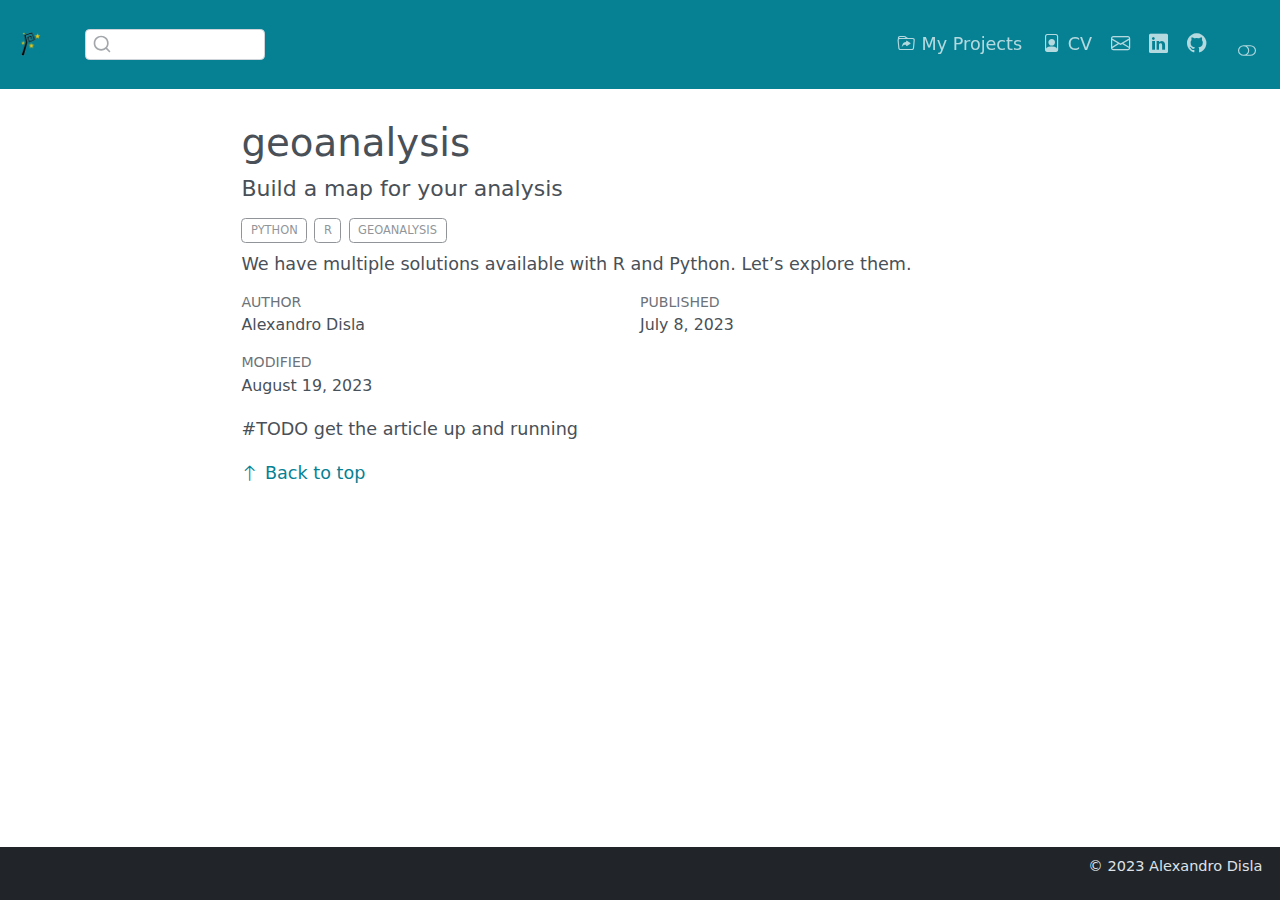
<file: docs/blog/posts/geoanalysis.html>
<!DOCTYPE html>
<html xmlns="http://www.w3.org/1999/xhtml" lang="en" xml:lang="en"><head>

<meta charset="utf-8">
<meta name="generator" content="quarto-1.3.433">

<meta name="viewport" content="width=device-width, initial-scale=1.0, user-scalable=yes">

<meta name="author" content="Data Analyst &amp; backend dev">
<meta name="dcterms.date" content="time of the last article update">
<meta name="description" content="We have multiple solutions available with R and Python. Let’s explore them.">

<title>Alexandro Disla - geoanalysis</title>
<style>
code{white-space: pre-wrap;}
span.smallcaps{font-variant: small-caps;}
div.columns{display: flex; gap: min(4vw, 1.5em);}
div.column{flex: auto; overflow-x: auto;}
div.hanging-indent{margin-left: 1.5em; text-indent: -1.5em;}
ul.task-list{list-style: none;}
ul.task-list li input[type="checkbox"] {
  width: 0.8em;
  margin: 0 0.8em 0.2em -1em; /* quarto-specific, see https://github.com/quarto-dev/quarto-cli/issues/4556 */ 
  vertical-align: middle;
}
</style>


<script src="../../site_libs/quarto-nav/quarto-nav.js"></script>
<script src="../../site_libs/quarto-nav/headroom.min.js"></script>
<script src="../../site_libs/clipboard/clipboard.min.js"></script>
<script src="../../site_libs/quarto-search/autocomplete.umd.js"></script>
<script src="../../site_libs/quarto-search/fuse.min.js"></script>
<script src="../../site_libs/quarto-search/quarto-search.js"></script>
<meta name="quarto:offset" content="../../">
<link href="../../img/favicon.png" rel="icon" type="image/png">
<script src="../../site_libs/quarto-html/quarto.js"></script>
<script src="../../site_libs/quarto-html/popper.min.js"></script>
<script src="../../site_libs/quarto-html/tippy.umd.min.js"></script>
<script src="../../site_libs/quarto-html/anchor.min.js"></script>
<link href="../../site_libs/quarto-html/tippy.css" rel="stylesheet">
<link href="../../site_libs/quarto-html/quarto-syntax-highlighting.css" rel="stylesheet" class="quarto-color-scheme" id="quarto-text-highlighting-styles">
<link href="../../site_libs/quarto-html/quarto-syntax-highlighting-dark.css" rel="prefetch" class="quarto-color-scheme quarto-color-alternate" id="quarto-text-highlighting-styles">
<script src="../../site_libs/bootstrap/bootstrap.min.js"></script>
<link href="../../site_libs/bootstrap/bootstrap-icons.css" rel="stylesheet">
<link href="../../site_libs/bootstrap/bootstrap.min.css" rel="stylesheet" class="quarto-color-scheme" id="quarto-bootstrap" data-mode="light">
<link href="../../site_libs/bootstrap/bootstrap-dark.min.css" rel="prefetch" class="quarto-color-scheme quarto-color-alternate" id="quarto-bootstrap" data-mode="dark">
<script id="quarto-search-options" type="application/json">{
  "location": "navbar",
  "copy-button": true,
  "collapse-after": 3,
  "panel-placement": "end",
  "type": "textbox",
  "limit": 20,
  "language": {
    "search-no-results-text": "No results",
    "search-matching-documents-text": "matching documents",
    "search-copy-link-title": "Copy link to search",
    "search-hide-matches-text": "Hide additional matches",
    "search-more-match-text": "more match in this document",
    "search-more-matches-text": "more matches in this document",
    "search-clear-button-title": "Clear",
    "search-detached-cancel-button-title": "Cancel",
    "search-submit-button-title": "Submit",
    "search-label": "Search"
  }
}</script>


</head>

<body class="nav-fixed fullcontent">

<div id="quarto-search-results"></div>
  <header id="quarto-header" class="headroom fixed-top">
    <nav class="navbar navbar-expand-lg navbar-dark ">
      <div class="navbar-container container-fluid">
      <div class="navbar-brand-container">
    <a href="../../index.html" class="navbar-brand navbar-brand-logo">
    <img src="../../img/logo.png" alt="" class="navbar-logo">
    </a>
  </div>
            <div id="quarto-search" class="" title="Search"></div>
          <button class="navbar-toggler" type="button" data-bs-toggle="collapse" data-bs-target="#navbarCollapse" aria-controls="navbarCollapse" aria-expanded="false" aria-label="Toggle navigation" onclick="if (window.quartoToggleHeadroom) { window.quartoToggleHeadroom(); }">
  <span class="navbar-toggler-icon"></span>
</button>
          <div class="collapse navbar-collapse" id="navbarCollapse">
            <ul class="navbar-nav navbar-nav-scroll ms-auto">
  <li class="nav-item">
    <a class="nav-link" href="../../blog/index.html" rel="" target=""><i class="bi bi-folder-symlink" role="img">
</i> 
 <span class="menu-text">My Projects</span></a>
  </li>  
  <li class="nav-item">
    <a class="nav-link" href="../../cv/index.html" rel="" target=""><i class="bi bi-file-person" role="img">
</i> 
 <span class="menu-text">CV</span></a>
  </li>  
  <li class="nav-item compact">
    <a class="nav-link" href="mailto:alexandrodisla@hotmail.com" rel="" target=""><i class="bi bi-envelope" role="img" aria-label="email">
</i> 
 <span class="menu-text"></span></a>
  </li>  
  <li class="nav-item compact">
    <a class="nav-link" href="https://www.linkedin.com/in/alexandro-disla-98160994/" rel="" target=""><i class="bi bi-linkedin" role="img" aria-label="Linkedin">
</i> 
 <span class="menu-text"></span></a>
  </li>  
  <li class="nav-item compact">
    <a class="nav-link" href="https://github.com/AD0791" rel="" target=""><i class="bi bi-github" role="img" aria-label="Github">
</i> 
 <span class="menu-text"></span></a>
  </li>  
  <li class="nav-item compact">
    <a class="nav-link" href="https://www.upwork.com/freelancers/~014d169b1fa2529359?viewMode=1" rel="" target=""><i class="bi bi-person-vcard" role="img" aria-label="Upwork">
</i> 
 <span class="menu-text"></span></a>
  </li>  
</ul>
            <div class="quarto-navbar-tools">
  <a href="" class="quarto-color-scheme-toggle quarto-navigation-tool  px-1" onclick="window.quartoToggleColorScheme(); return false;" title="Toggle dark mode"><i class="bi"></i></a>
</div>
          </div> <!-- /navcollapse -->
      </div> <!-- /container-fluid -->
    </nav>
</header>
<!-- content -->
<div id="quarto-content" class="quarto-container page-columns page-rows-contents page-layout-article page-navbar">
<!-- sidebar -->
<!-- margin-sidebar -->
    
<!-- main -->
<main class="content" id="quarto-document-content">

<header id="title-block-header" class="quarto-title-block default">
<div class="quarto-title">
<h1 class="title">geoanalysis</h1>
<p class="subtitle lead">Build a map for your analysis</p>
  <div class="quarto-categories">
    <div class="quarto-category">Python</div>
    <div class="quarto-category">R</div>
    <div class="quarto-category">GeoAnalysis</div>
  </div>
  </div>

<div>
  <div class="description">
    We have multiple solutions available with R and Python. Let’s explore them.
  </div>
</div>


<div class="quarto-title-meta">

    <div>
    <div class="quarto-title-meta-heading">Author</div>
    <div class="quarto-title-meta-contents">
             <p>Alexandro Disla </p>
          </div>
  </div>
    
    <div>
    <div class="quarto-title-meta-heading">Published</div>
    <div class="quarto-title-meta-contents">
      <p class="date">July 8, 2023</p>
    </div>
  </div>
  
    <div>
    <div class="quarto-title-meta-heading">Modified</div>
    <div class="quarto-title-meta-contents">
      <p class="date-modified">August 19, 2023</p>
    </div>
  </div>
    
  </div>
  

</header>

<p>#TODO get the article up and running</p>



<a onclick="window.scrollTo(0, 0); return false;" role="button" id="quarto-back-to-top"><i class="bi bi-arrow-up"></i> Back to top</a></main> <!-- /main -->
<script id="quarto-html-after-body" type="application/javascript">
window.document.addEventListener("DOMContentLoaded", function (event) {
  const toggleBodyColorMode = (bsSheetEl) => {
    const mode = bsSheetEl.getAttribute("data-mode");
    const bodyEl = window.document.querySelector("body");
    if (mode === "dark") {
      bodyEl.classList.add("quarto-dark");
      bodyEl.classList.remove("quarto-light");
    } else {
      bodyEl.classList.add("quarto-light");
      bodyEl.classList.remove("quarto-dark");
    }
  }
  const toggleBodyColorPrimary = () => {
    const bsSheetEl = window.document.querySelector("link#quarto-bootstrap");
    if (bsSheetEl) {
      toggleBodyColorMode(bsSheetEl);
    }
  }
  toggleBodyColorPrimary();  
  const disableStylesheet = (stylesheets) => {
    for (let i=0; i < stylesheets.length; i++) {
      const stylesheet = stylesheets[i];
      stylesheet.rel = 'prefetch';
    }
  }
  const enableStylesheet = (stylesheets) => {
    for (let i=0; i < stylesheets.length; i++) {
      const stylesheet = stylesheets[i];
      stylesheet.rel = 'stylesheet';
    }
  }
  const manageTransitions = (selector, allowTransitions) => {
    const els = window.document.querySelectorAll(selector);
    for (let i=0; i < els.length; i++) {
      const el = els[i];
      if (allowTransitions) {
        el.classList.remove('notransition');
      } else {
        el.classList.add('notransition');
      }
    }
  }
  const toggleColorMode = (alternate) => {
    // Switch the stylesheets
    const alternateStylesheets = window.document.querySelectorAll('link.quarto-color-scheme.quarto-color-alternate');
    manageTransitions('#quarto-margin-sidebar .nav-link', false);
    if (alternate) {
      enableStylesheet(alternateStylesheets);
      for (const sheetNode of alternateStylesheets) {
        if (sheetNode.id === "quarto-bootstrap") {
          toggleBodyColorMode(sheetNode);
        }
      }
    } else {
      disableStylesheet(alternateStylesheets);
      toggleBodyColorPrimary();
    }
    manageTransitions('#quarto-margin-sidebar .nav-link', true);
    // Switch the toggles
    const toggles = window.document.querySelectorAll('.quarto-color-scheme-toggle');
    for (let i=0; i < toggles.length; i++) {
      const toggle = toggles[i];
      if (toggle) {
        if (alternate) {
          toggle.classList.add("alternate");     
        } else {
          toggle.classList.remove("alternate");
        }
      }
    }
    // Hack to workaround the fact that safari doesn't
    // properly recolor the scrollbar when toggling (#1455)
    if (navigator.userAgent.indexOf('Safari') > 0 && navigator.userAgent.indexOf('Chrome') == -1) {
      manageTransitions("body", false);
      window.scrollTo(0, 1);
      setTimeout(() => {
        window.scrollTo(0, 0);
        manageTransitions("body", true);
      }, 40);  
    }
  }
  const isFileUrl = () => { 
    return window.location.protocol === 'file:';
  }
  const hasAlternateSentinel = () => {  
    let styleSentinel = getColorSchemeSentinel();
    if (styleSentinel !== null) {
      return styleSentinel === "alternate";
    } else {
      return false;
    }
  }
  const setStyleSentinel = (alternate) => {
    const value = alternate ? "alternate" : "default";
    if (!isFileUrl()) {
      window.localStorage.setItem("quarto-color-scheme", value);
    } else {
      localAlternateSentinel = value;
    }
  }
  const getColorSchemeSentinel = () => {
    if (!isFileUrl()) {
      const storageValue = window.localStorage.getItem("quarto-color-scheme");
      return storageValue != null ? storageValue : localAlternateSentinel;
    } else {
      return localAlternateSentinel;
    }
  }
  let localAlternateSentinel = 'default';
  // Dark / light mode switch
  window.quartoToggleColorScheme = () => {
    // Read the current dark / light value 
    let toAlternate = !hasAlternateSentinel();
    toggleColorMode(toAlternate);
    setStyleSentinel(toAlternate);
  };
  // Ensure there is a toggle, if there isn't float one in the top right
  if (window.document.querySelector('.quarto-color-scheme-toggle') === null) {
    const a = window.document.createElement('a');
    a.classList.add('top-right');
    a.classList.add('quarto-color-scheme-toggle');
    a.href = "";
    a.onclick = function() { try { window.quartoToggleColorScheme(); } catch {} return false; };
    const i = window.document.createElement("i");
    i.classList.add('bi');
    a.appendChild(i);
    window.document.body.appendChild(a);
  }
  // Switch to dark mode if need be
  if (hasAlternateSentinel()) {
    toggleColorMode(true);
  } else {
    toggleColorMode(false);
  }
  const icon = "";
  const anchorJS = new window.AnchorJS();
  anchorJS.options = {
    placement: 'right',
    icon: icon
  };
  anchorJS.add('.anchored');
  const isCodeAnnotation = (el) => {
    for (const clz of el.classList) {
      if (clz.startsWith('code-annotation-')) {                     
        return true;
      }
    }
    return false;
  }
  const clipboard = new window.ClipboardJS('.code-copy-button', {
    text: function(trigger) {
      const codeEl = trigger.previousElementSibling.cloneNode(true);
      for (const childEl of codeEl.children) {
        if (isCodeAnnotation(childEl)) {
          childEl.remove();
        }
      }
      return codeEl.innerText;
    }
  });
  clipboard.on('success', function(e) {
    // button target
    const button = e.trigger;
    // don't keep focus
    button.blur();
    // flash "checked"
    button.classList.add('code-copy-button-checked');
    var currentTitle = button.getAttribute("title");
    button.setAttribute("title", "Copied!");
    let tooltip;
    if (window.bootstrap) {
      button.setAttribute("data-bs-toggle", "tooltip");
      button.setAttribute("data-bs-placement", "left");
      button.setAttribute("data-bs-title", "Copied!");
      tooltip = new bootstrap.Tooltip(button, 
        { trigger: "manual", 
          customClass: "code-copy-button-tooltip",
          offset: [0, -8]});
      tooltip.show();    
    }
    setTimeout(function() {
      if (tooltip) {
        tooltip.hide();
        button.removeAttribute("data-bs-title");
        button.removeAttribute("data-bs-toggle");
        button.removeAttribute("data-bs-placement");
      }
      button.setAttribute("title", currentTitle);
      button.classList.remove('code-copy-button-checked');
    }, 1000);
    // clear code selection
    e.clearSelection();
  });
  function tippyHover(el, contentFn) {
    const config = {
      allowHTML: true,
      content: contentFn,
      maxWidth: 500,
      delay: 100,
      arrow: false,
      appendTo: function(el) {
          return el.parentElement;
      },
      interactive: true,
      interactiveBorder: 10,
      theme: 'quarto',
      placement: 'bottom-start'
    };
    window.tippy(el, config); 
  }
  const noterefs = window.document.querySelectorAll('a[role="doc-noteref"]');
  for (var i=0; i<noterefs.length; i++) {
    const ref = noterefs[i];
    tippyHover(ref, function() {
      // use id or data attribute instead here
      let href = ref.getAttribute('data-footnote-href') || ref.getAttribute('href');
      try { href = new URL(href).hash; } catch {}
      const id = href.replace(/^#\/?/, "");
      const note = window.document.getElementById(id);
      return note.innerHTML;
    });
  }
      let selectedAnnoteEl;
      const selectorForAnnotation = ( cell, annotation) => {
        let cellAttr = 'data-code-cell="' + cell + '"';
        let lineAttr = 'data-code-annotation="' +  annotation + '"';
        const selector = 'span[' + cellAttr + '][' + lineAttr + ']';
        return selector;
      }
      const selectCodeLines = (annoteEl) => {
        const doc = window.document;
        const targetCell = annoteEl.getAttribute("data-target-cell");
        const targetAnnotation = annoteEl.getAttribute("data-target-annotation");
        const annoteSpan = window.document.querySelector(selectorForAnnotation(targetCell, targetAnnotation));
        const lines = annoteSpan.getAttribute("data-code-lines").split(",");
        const lineIds = lines.map((line) => {
          return targetCell + "-" + line;
        })
        let top = null;
        let height = null;
        let parent = null;
        if (lineIds.length > 0) {
            //compute the position of the single el (top and bottom and make a div)
            const el = window.document.getElementById(lineIds[0]);
            top = el.offsetTop;
            height = el.offsetHeight;
            parent = el.parentElement.parentElement;
          if (lineIds.length > 1) {
            const lastEl = window.document.getElementById(lineIds[lineIds.length - 1]);
            const bottom = lastEl.offsetTop + lastEl.offsetHeight;
            height = bottom - top;
          }
          if (top !== null && height !== null && parent !== null) {
            // cook up a div (if necessary) and position it 
            let div = window.document.getElementById("code-annotation-line-highlight");
            if (div === null) {
              div = window.document.createElement("div");
              div.setAttribute("id", "code-annotation-line-highlight");
              div.style.position = 'absolute';
              parent.appendChild(div);
            }
            div.style.top = top - 2 + "px";
            div.style.height = height + 4 + "px";
            let gutterDiv = window.document.getElementById("code-annotation-line-highlight-gutter");
            if (gutterDiv === null) {
              gutterDiv = window.document.createElement("div");
              gutterDiv.setAttribute("id", "code-annotation-line-highlight-gutter");
              gutterDiv.style.position = 'absolute';
              const codeCell = window.document.getElementById(targetCell);
              const gutter = codeCell.querySelector('.code-annotation-gutter');
              gutter.appendChild(gutterDiv);
            }
            gutterDiv.style.top = top - 2 + "px";
            gutterDiv.style.height = height + 4 + "px";
          }
          selectedAnnoteEl = annoteEl;
        }
      };
      const unselectCodeLines = () => {
        const elementsIds = ["code-annotation-line-highlight", "code-annotation-line-highlight-gutter"];
        elementsIds.forEach((elId) => {
          const div = window.document.getElementById(elId);
          if (div) {
            div.remove();
          }
        });
        selectedAnnoteEl = undefined;
      };
      // Attach click handler to the DT
      const annoteDls = window.document.querySelectorAll('dt[data-target-cell]');
      for (const annoteDlNode of annoteDls) {
        annoteDlNode.addEventListener('click', (event) => {
          const clickedEl = event.target;
          if (clickedEl !== selectedAnnoteEl) {
            unselectCodeLines();
            const activeEl = window.document.querySelector('dt[data-target-cell].code-annotation-active');
            if (activeEl) {
              activeEl.classList.remove('code-annotation-active');
            }
            selectCodeLines(clickedEl);
            clickedEl.classList.add('code-annotation-active');
          } else {
            // Unselect the line
            unselectCodeLines();
            clickedEl.classList.remove('code-annotation-active');
          }
        });
      }
  const findCites = (el) => {
    const parentEl = el.parentElement;
    if (parentEl) {
      const cites = parentEl.dataset.cites;
      if (cites) {
        return {
          el,
          cites: cites.split(' ')
        };
      } else {
        return findCites(el.parentElement)
      }
    } else {
      return undefined;
    }
  };
  var bibliorefs = window.document.querySelectorAll('a[role="doc-biblioref"]');
  for (var i=0; i<bibliorefs.length; i++) {
    const ref = bibliorefs[i];
    const citeInfo = findCites(ref);
    if (citeInfo) {
      tippyHover(citeInfo.el, function() {
        var popup = window.document.createElement('div');
        citeInfo.cites.forEach(function(cite) {
          var citeDiv = window.document.createElement('div');
          citeDiv.classList.add('hanging-indent');
          citeDiv.classList.add('csl-entry');
          var biblioDiv = window.document.getElementById('ref-' + cite);
          if (biblioDiv) {
            citeDiv.innerHTML = biblioDiv.innerHTML;
          }
          popup.appendChild(citeDiv);
        });
        return popup.innerHTML;
      });
    }
  }
});
</script>
</div> <!-- /content -->
<footer class="footer">
  <div class="nav-footer">
    <div class="nav-footer-left">
      &nbsp;
    </div>   
    <div class="nav-footer-center">
      &nbsp;
    </div>
    <div class="nav-footer-right"><span class="faux-block">© 2023 Alexandro Disla</span></div>
  </div>
</footer>



</body></html>
</file>
<file: docs/site_libs/quarto-html/tippy.css>
.tippy-box[data-animation=fade][data-state=hidden]{opacity:0}[data-tippy-root]{max-width:calc(100vw - 10px)}.tippy-box{position:relative;background-color:#333;color:#fff;border-radius:4px;font-size:14px;line-height:1.4;white-space:normal;outline:0;transition-property:transform,visibility,opacity}.tippy-box[data-placement^=top]>.tippy-arrow{bottom:0}.tippy-box[data-placement^=top]>.tippy-arrow:before{bottom:-7px;left:0;border-width:8px 8px 0;border-top-color:initial;transform-origin:center top}.tippy-box[data-placement^=bottom]>.tippy-arrow{top:0}.tippy-box[data-placement^=bottom]>.tippy-arrow:before{top:-7px;left:0;border-width:0 8px 8px;border-bottom-color:initial;transform-origin:center bottom}.tippy-box[data-placement^=left]>.tippy-arrow{right:0}.tippy-box[data-placement^=left]>.tippy-arrow:before{border-width:8px 0 8px 8px;border-left-color:initial;right:-7px;transform-origin:center left}.tippy-box[data-placement^=right]>.tippy-arrow{left:0}.tippy-box[data-placement^=right]>.tippy-arrow:before{left:-7px;border-width:8px 8px 8px 0;border-right-color:initial;transform-origin:center right}.tippy-box[data-inertia][data-state=visible]{transition-timing-function:cubic-bezier(.54,1.5,.38,1.11)}.tippy-arrow{width:16px;height:16px;color:#333}.tippy-arrow:before{content:"";position:absolute;border-color:transparent;border-style:solid}.tippy-content{position:relative;padding:5px 9px;z-index:1}
</file>
<file: docs/site_libs/quarto-html/quarto-syntax-highlighting-dark.css>
/* quarto syntax highlight colors */
:root {
  --quarto-hl-al-color: #f07178;
  --quarto-hl-an-color: #d4d0ab;
  --quarto-hl-at-color: #00e0e0;
  --quarto-hl-bn-color: #d4d0ab;
  --quarto-hl-bu-color: #abe338;
  --quarto-hl-ch-color: #abe338;
  --quarto-hl-co-color: #f8f8f2;
  --quarto-hl-cv-color: #ffd700;
  --quarto-hl-cn-color: #ffd700;
  --quarto-hl-cf-color: #ffa07a;
  --quarto-hl-dt-color: #ffa07a;
  --quarto-hl-dv-color: #d4d0ab;
  --quarto-hl-do-color: #f8f8f2;
  --quarto-hl-er-color: #f07178;
  --quarto-hl-ex-color: #00e0e0;
  --quarto-hl-fl-color: #d4d0ab;
  --quarto-hl-fu-color: #ffa07a;
  --quarto-hl-im-color: #abe338;
  --quarto-hl-in-color: #d4d0ab;
  --quarto-hl-kw-color: #ffa07a;
  --quarto-hl-op-color: #ffa07a;
  --quarto-hl-ot-color: #00e0e0;
  --quarto-hl-pp-color: #dcc6e0;
  --quarto-hl-re-color: #00e0e0;
  --quarto-hl-sc-color: #abe338;
  --quarto-hl-ss-color: #abe338;
  --quarto-hl-st-color: #abe338;
  --quarto-hl-va-color: #00e0e0;
  --quarto-hl-vs-color: #abe338;
  --quarto-hl-wa-color: #dcc6e0;
}

/* other quarto variables */
:root {
  --quarto-font-monospace: SFMono-Regular, Menlo, Monaco, Consolas, "Liberation Mono", "Courier New", monospace;
}

code span.al {
  background-color: #2a0f15;
  font-weight: bold;
  color: #f07178;
}

code span.an {
  color: #d4d0ab;
}

code span.at {
  color: #00e0e0;
}

code span.bn {
  color: #d4d0ab;
}

code span.bu {
  color: #abe338;
}

code span.ch {
  color: #abe338;
}

code span.co {
  font-style: italic;
  color: #f8f8f2;
}

code span.cv {
  color: #ffd700;
}

code span.cn {
  color: #ffd700;
}

code span.cf {
  font-weight: bold;
  color: #ffa07a;
}

code span.dt {
  color: #ffa07a;
}

code span.dv {
  color: #d4d0ab;
}

code span.do {
  color: #f8f8f2;
}

code span.er {
  color: #f07178;
  text-decoration: underline;
}

code span.ex {
  font-weight: bold;
  color: #00e0e0;
}

code span.fl {
  color: #d4d0ab;
}

code span.fu {
  color: #ffa07a;
}

code span.im {
  color: #abe338;
}

code span.in {
  color: #d4d0ab;
}

code span.kw {
  font-weight: bold;
  color: #ffa07a;
}

pre > code.sourceCode > span {
  color: #f8f8f2;
}

code span {
  color: #f8f8f2;
}

code.sourceCode > span {
  color: #f8f8f2;
}

div.sourceCode,
div.sourceCode pre.sourceCode {
  color: #f8f8f2;
}

code span.op {
  color: #ffa07a;
}

code span.ot {
  color: #00e0e0;
}

code span.pp {
  color: #dcc6e0;
}

code span.re {
  background-color: #f8f8f2;
  color: #00e0e0;
}

code span.sc {
  color: #abe338;
}

code span.ss {
  color: #abe338;
}

code span.st {
  color: #abe338;
}

code span.va {
  color: #00e0e0;
}

code span.vs {
  color: #abe338;
}

code span.wa {
  color: #dcc6e0;
}

.prevent-inlining {
  content: "</";
}

/*# sourceMappingURL=935a306eefa94366c21e1a970dddb765.css.map */
</file>
<file: docs/site_libs/quarto-html/quarto-syntax-highlighting.css>
/* quarto syntax highlight colors */
:root {
  --quarto-hl-ot-color: #003B4F;
  --quarto-hl-at-color: #657422;
  --quarto-hl-ss-color: #20794D;
  --quarto-hl-an-color: #5E5E5E;
  --quarto-hl-fu-color: #4758AB;
  --quarto-hl-st-color: #20794D;
  --quarto-hl-cf-color: #003B4F;
  --quarto-hl-op-color: #5E5E5E;
  --quarto-hl-er-color: #AD0000;
  --quarto-hl-bn-color: #AD0000;
  --quarto-hl-al-color: #AD0000;
  --quarto-hl-va-color: #111111;
  --quarto-hl-bu-color: inherit;
  --quarto-hl-ex-color: inherit;
  --quarto-hl-pp-color: #AD0000;
  --quarto-hl-in-color: #5E5E5E;
  --quarto-hl-vs-color: #20794D;
  --quarto-hl-wa-color: #5E5E5E;
  --quarto-hl-do-color: #5E5E5E;
  --quarto-hl-im-color: #00769E;
  --quarto-hl-ch-color: #20794D;
  --quarto-hl-dt-color: #AD0000;
  --quarto-hl-fl-color: #AD0000;
  --quarto-hl-co-color: #5E5E5E;
  --quarto-hl-cv-color: #5E5E5E;
  --quarto-hl-cn-color: #8f5902;
  --quarto-hl-sc-color: #5E5E5E;
  --quarto-hl-dv-color: #AD0000;
  --quarto-hl-kw-color: #003B4F;
}

/* other quarto variables */
:root {
  --quarto-font-monospace: SFMono-Regular, Menlo, Monaco, Consolas, "Liberation Mono", "Courier New", monospace;
}

pre > code.sourceCode > span {
  color: #003B4F;
}

code span {
  color: #003B4F;
}

code.sourceCode > span {
  color: #003B4F;
}

div.sourceCode,
div.sourceCode pre.sourceCode {
  color: #003B4F;
}

code span.ot {
  color: #003B4F;
}

code span.at {
  color: #657422;
}

code span.ss {
  color: #20794D;
}

code span.an {
  color: #5E5E5E;
}

code span.fu {
  color: #4758AB;
}

code span.st {
  color: #20794D;
}

code span.cf {
  color: #003B4F;
}

code span.op {
  color: #5E5E5E;
}

code span.er {
  color: #AD0000;
}

code span.bn {
  color: #AD0000;
}

code span.al {
  color: #AD0000;
}

code span.va {
  color: #111111;
}

code span.pp {
  color: #AD0000;
}

code span.in {
  color: #5E5E5E;
}

code span.vs {
  color: #20794D;
}

code span.wa {
  color: #5E5E5E;
  font-style: italic;
}

code span.do {
  color: #5E5E5E;
  font-style: italic;
}

code span.im {
  color: #00769E;
}

code span.ch {
  color: #20794D;
}

code span.dt {
  color: #AD0000;
}

code span.fl {
  color: #AD0000;
}

code span.co {
  color: #5E5E5E;
}

code span.cv {
  color: #5E5E5E;
  font-style: italic;
}

code span.cn {
  color: #8f5902;
}

code span.sc {
  color: #5E5E5E;
}

code span.dv {
  color: #AD0000;
}

code span.kw {
  color: #003B4F;
}

.prevent-inlining {
  content: "</";
}

/*# sourceMappingURL=debc5d5d77c3f9108843748ff7464032.css.map */
</file>
<file: docs/site_libs/quarto-html/quarto-syntax-highlighting-dcd0575f1865a2945516338bf7f8d5eb.css>
/* quarto syntax highlight colors */
:root {
  --quarto-hl-ot-color: #003B4F;
  --quarto-hl-at-color: #657422;
  --quarto-hl-ss-color: #20794D;
  --quarto-hl-an-color: #5E5E5E;
  --quarto-hl-fu-color: #4758AB;
  --quarto-hl-st-color: #20794D;
  --quarto-hl-cf-color: #003B4F;
  --quarto-hl-op-color: #5E5E5E;
  --quarto-hl-er-color: #AD0000;
  --quarto-hl-bn-color: #AD0000;
  --quarto-hl-al-color: #AD0000;
  --quarto-hl-va-color: #111111;
  --quarto-hl-bu-color: inherit;
  --quarto-hl-ex-color: inherit;
  --quarto-hl-pp-color: #AD0000;
  --quarto-hl-in-color: #5E5E5E;
  --quarto-hl-vs-color: #20794D;
  --quarto-hl-wa-color: #5E5E5E;
  --quarto-hl-do-color: #5E5E5E;
  --quarto-hl-im-color: #00769E;
  --quarto-hl-ch-color: #20794D;
  --quarto-hl-dt-color: #AD0000;
  --quarto-hl-fl-color: #AD0000;
  --quarto-hl-co-color: #5E5E5E;
  --quarto-hl-cv-color: #5E5E5E;
  --quarto-hl-cn-color: #8f5902;
  --quarto-hl-sc-color: #5E5E5E;
  --quarto-hl-dv-color: #AD0000;
  --quarto-hl-kw-color: #003B4F;
}

/* other quarto variables */
:root {
  --quarto-font-monospace: SFMono-Regular, Menlo, Monaco, Consolas, "Liberation Mono", "Courier New", monospace;
}

/* syntax highlight based on Pandoc's rules */
pre > code.sourceCode > span {
  color: #003B4F;
}

code.sourceCode > span {
  color: #003B4F;
}

div.sourceCode,
div.sourceCode pre.sourceCode {
  color: #003B4F;
}

/* Normal */
code span {
  color: #003B4F;
}

/* Alert */
code span.al {
  color: #AD0000;
  font-style: inherit;
}

/* Annotation */
code span.an {
  color: #5E5E5E;
  font-style: inherit;
}

/* Attribute */
code span.at {
  color: #657422;
  font-style: inherit;
}

/* BaseN */
code span.bn {
  color: #AD0000;
  font-style: inherit;
}

/* BuiltIn */
code span.bu {
  font-style: inherit;
}

/* ControlFlow */
code span.cf {
  color: #003B4F;
  font-weight: bold;
  font-style: inherit;
}

/* Char */
code span.ch {
  color: #20794D;
  font-style: inherit;
}

/* Constant */
code span.cn {
  color: #8f5902;
  font-style: inherit;
}

/* Comment */
code span.co {
  color: #5E5E5E;
  font-style: inherit;
}

/* CommentVar */
code span.cv {
  color: #5E5E5E;
  font-style: italic;
}

/* Documentation */
code span.do {
  color: #5E5E5E;
  font-style: italic;
}

/* DataType */
code span.dt {
  color: #AD0000;
  font-style: inherit;
}

/* DecVal */
code span.dv {
  color: #AD0000;
  font-style: inherit;
}

/* Error */
code span.er {
  color: #AD0000;
  font-style: inherit;
}

/* Extension */
code span.ex {
  font-style: inherit;
}

/* Float */
code span.fl {
  color: #AD0000;
  font-style: inherit;
}

/* Function */
code span.fu {
  color: #4758AB;
  font-style: inherit;
}

/* Import */
code span.im {
  color: #00769E;
  font-style: inherit;
}

/* Information */
code span.in {
  color: #5E5E5E;
  font-style: inherit;
}

/* Keyword */
code span.kw {
  color: #003B4F;
  font-weight: bold;
  font-style: inherit;
}

/* Operator */
code span.op {
  color: #5E5E5E;
  font-style: inherit;
}

/* Other */
code span.ot {
  color: #003B4F;
  font-style: inherit;
}

/* Preprocessor */
code span.pp {
  color: #AD0000;
  font-style: inherit;
}

/* SpecialChar */
code span.sc {
  color: #5E5E5E;
  font-style: inherit;
}

/* SpecialString */
code span.ss {
  color: #20794D;
  font-style: inherit;
}

/* String */
code span.st {
  color: #20794D;
  font-style: inherit;
}

/* Variable */
code span.va {
  color: #111111;
  font-style: inherit;
}

/* VerbatimString */
code span.vs {
  color: #20794D;
  font-style: inherit;
}

/* Warning */
code span.wa {
  color: #5E5E5E;
  font-style: italic;
}

.prevent-inlining {
  content: "</";
}

/*# sourceMappingURL=93e103f79ef5e1afcdfa9653b15dfaca.css.map */
</file>
<file: docs/site_libs/quarto-html/quarto-syntax-highlighting-dark-f2ac3f222a9b2d8196ad448f4338ee61.css>
/* quarto syntax highlight colors */
:root {
  --quarto-hl-al-color: #f07178;
  --quarto-hl-an-color: #d4d0ab;
  --quarto-hl-at-color: #00e0e0;
  --quarto-hl-bn-color: #d4d0ab;
  --quarto-hl-bu-color: #abe338;
  --quarto-hl-ch-color: #abe338;
  --quarto-hl-co-color: #f8f8f2;
  --quarto-hl-cv-color: #ffd700;
  --quarto-hl-cn-color: #ffd700;
  --quarto-hl-cf-color: #ffa07a;
  --quarto-hl-dt-color: #ffa07a;
  --quarto-hl-dv-color: #d4d0ab;
  --quarto-hl-do-color: #f8f8f2;
  --quarto-hl-er-color: #f07178;
  --quarto-hl-ex-color: #00e0e0;
  --quarto-hl-fl-color: #d4d0ab;
  --quarto-hl-fu-color: #ffa07a;
  --quarto-hl-im-color: #abe338;
  --quarto-hl-in-color: #d4d0ab;
  --quarto-hl-kw-color: #ffa07a;
  --quarto-hl-op-color: #ffa07a;
  --quarto-hl-ot-color: #00e0e0;
  --quarto-hl-pp-color: #dcc6e0;
  --quarto-hl-re-color: #00e0e0;
  --quarto-hl-sc-color: #abe338;
  --quarto-hl-ss-color: #abe338;
  --quarto-hl-st-color: #abe338;
  --quarto-hl-va-color: #00e0e0;
  --quarto-hl-vs-color: #abe338;
  --quarto-hl-wa-color: #dcc6e0;
}

/* other quarto variables */
:root {
  --quarto-font-monospace: SFMono-Regular, Menlo, Monaco, Consolas, "Liberation Mono", "Courier New", monospace;
}

/* syntax highlight based on Pandoc's rules */
pre > code.sourceCode > span {
  color: #f8f8f2;
}

code.sourceCode > span {
  color: #f8f8f2;
}

div.sourceCode,
div.sourceCode pre.sourceCode {
  color: #f8f8f2;
}

/* Normal */
code span {
  color: #f8f8f2;
}

/* Alert */
code span.al {
  color: #f07178;
}

/* Annotation */
code span.an {
  color: #d4d0ab;
}

/* Attribute */
code span.at {
  color: #00e0e0;
}

/* BaseN */
code span.bn {
  color: #d4d0ab;
}

/* BuiltIn */
code span.bu {
  color: #abe338;
}

/* ControlFlow */
code span.cf {
  font-weight: bold;
  color: #ffa07a;
}

/* Char */
code span.ch {
  color: #abe338;
}

/* Constant */
code span.cn {
  color: #ffd700;
}

/* Comment */
code span.co {
  font-style: italic;
  color: #f8f8f2;
}

/* CommentVar */
code span.cv {
  color: #ffd700;
}

/* Documentation */
code span.do {
  color: #f8f8f2;
}

/* DataType */
code span.dt {
  color: #ffa07a;
}

/* DecVal */
code span.dv {
  color: #d4d0ab;
}

/* Error */
code span.er {
  color: #f07178;
  text-decoration: underline;
}

/* Extension */
code span.ex {
  font-weight: bold;
  color: #00e0e0;
}

/* Float */
code span.fl {
  color: #d4d0ab;
}

/* Function */
code span.fu {
  color: #ffa07a;
}

/* Import */
code span.im {
  color: #abe338;
}

/* Information */
code span.in {
  color: #d4d0ab;
}

/* Keyword */
code span.kw {
  font-weight: bold;
  color: #ffa07a;
}

/* Operator */
code span.op {
  color: #ffa07a;
}

/* Other */
code span.ot {
  color: #00e0e0;
}

/* Preprocessor */
code span.pp {
  color: #dcc6e0;
}

/* RegionMarker */
code span.re {
  background-color: #f8f8f2;
  color: #00e0e0;
}

/* SpecialChar */
code span.sc {
  color: #abe338;
}

/* SpecialString */
code span.ss {
  color: #abe338;
}

/* String */
code span.st {
  color: #abe338;
}

/* Variable */
code span.va {
  color: #00e0e0;
}

/* VerbatimString */
code span.vs {
  color: #abe338;
}

/* Warning */
code span.wa {
  color: #dcc6e0;
}

.prevent-inlining {
  content: "</";
}

/*# sourceMappingURL=807c7787554446efd530647fe50d0bd8.css.map */
</file>
